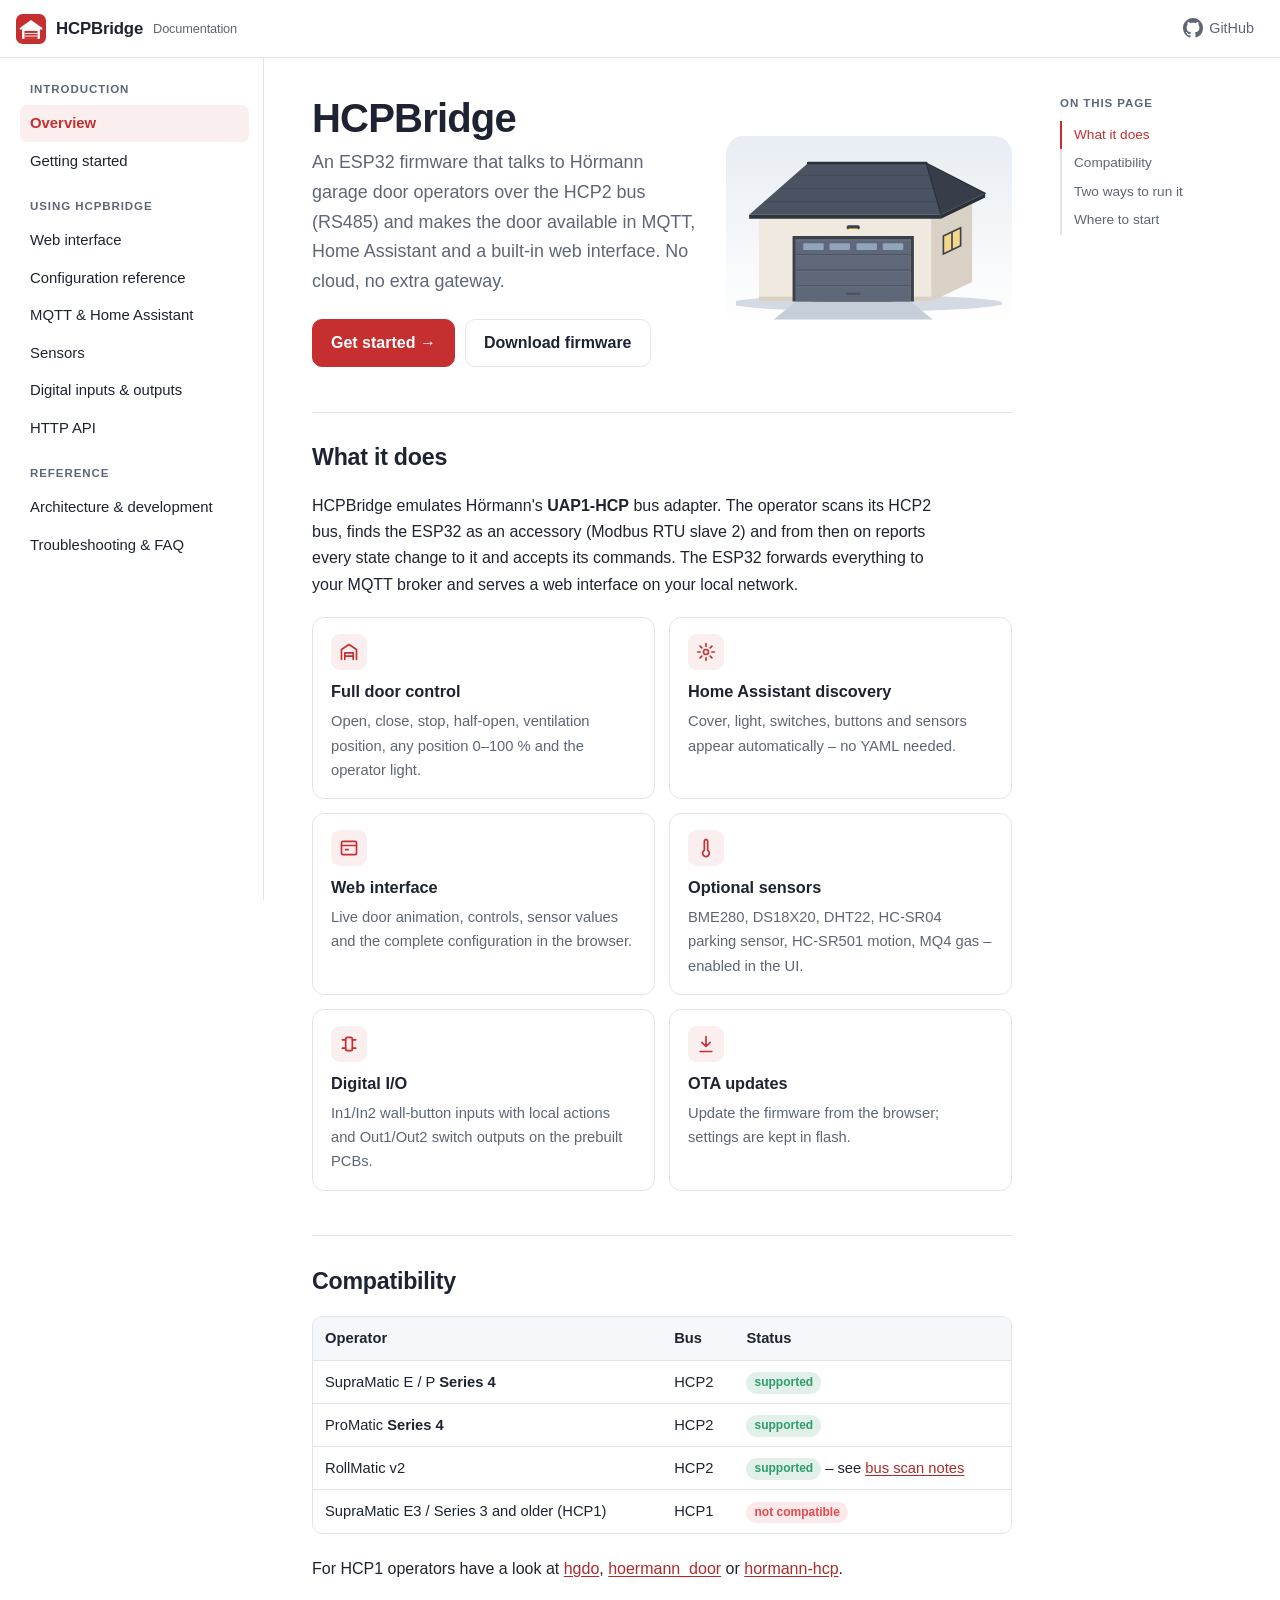
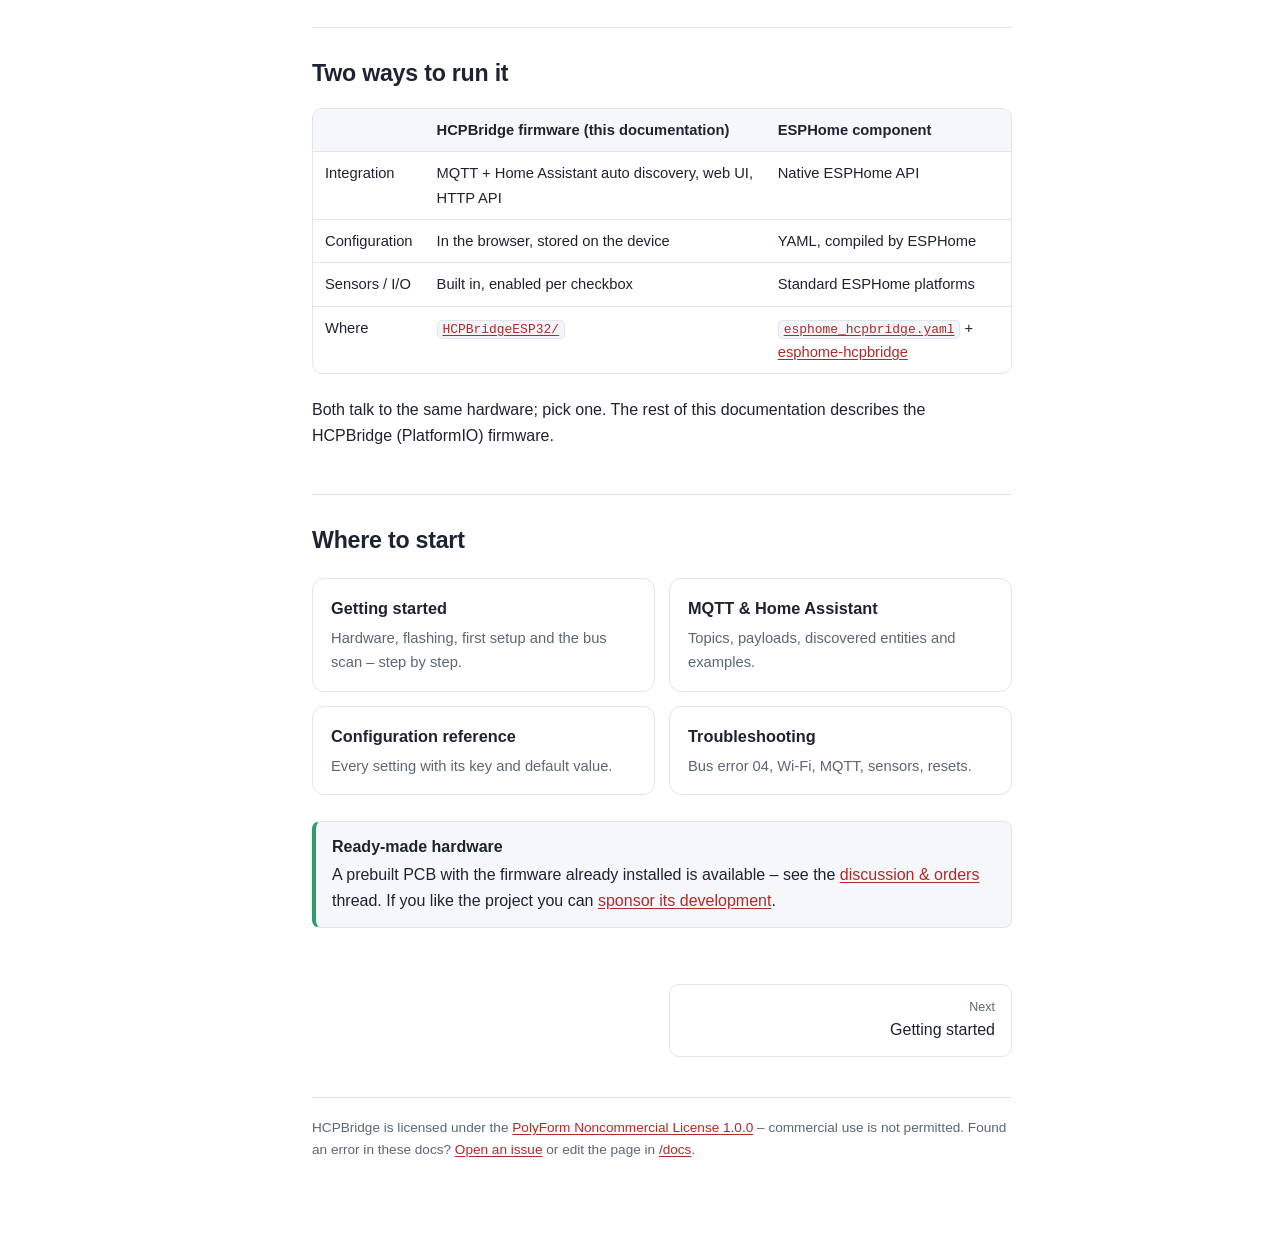
<file: docs/index.html>
<!DOCTYPE html>
<html lang="en">
<head>
  <meta charset="utf-8">
  <meta name="viewport" content="width=device-width, initial-scale=1">
  <title>HCPBridge – Hörmann garage doors in MQTT & Home Assistant</title>
  <meta name="description" content="Documentation for HCPBridge: an ESP32 firmware that emulates the Hörmann UAP1-HCP / HCP2 bus adapter and exposes SupraMatic and ProMatic Series 4 garage doors via MQTT, Home Assistant discovery and a web interface.">
  <meta name="color-scheme" content="light dark">
  <link rel="icon" href="assets/favicon.svg" type="image/svg+xml">
  <link rel="stylesheet" href="assets/style.css">
  <script src="assets/site.js" defer></script>
</head>
<body>
<header class="topbar">
  <button class="menu-btn" type="button" aria-label="Menu" aria-expanded="false"><svg viewBox="0 0 24 24"><path d="M4 7h16M4 12h16M4 17h16"/></svg></button>
  <a class="brand" href="index.html"><img src="assets/favicon.svg" alt="">HCPBridge <small>Documentation</small></a>
  <span class="spacer"></span>
  <a class="gh" href="https://github.com/Gifford47/HCPBridgeMqtt"><svg viewBox="0 0 16 16" aria-hidden="true"><path d="M8 0C3.58 0 0 3.58 0 8c0 3.54 2.29 6.53 5.47 7.59.4.07.55-.17.55-.38 0-.19-.01-.82-.01-1.49-2.01.37-2.53-.49-2.69-.94-.09-.23-.48-.94-.82-1.13-.28-.15-.68-.52-.01-.53.63-.01 1.08.58 1.23.82.72 1.21 1.87.87 2.33.66.07-.52.28-.87.51-1.07-1.78-.2-3.64-.89-3.64-3.95 0-.87.31-1.59.82-2.15-.08-.2-.36-1.02.08-2.12 0 0 .67-.21 2.2.82.64-.18 1.32-.27 2-.27.68 0 1.36.09 2 .27 1.53-1.04 2.2-.82 2.2-.82.44 1.1.16 1.92.08 2.12.51.56.82 1.27.82 2.15 0 3.07-1.87 3.75-3.65 3.95.29.25.54.73.54 1.48 0 1.07-.01 1.93-.01 2.2 0 .21.15.46.55.38A8.013 8.013 0 0016 8c0-4.42-3.58-8-8-8z"/></svg><span>GitHub</span></a>
</header>
<div class="layout">
  <nav id="sidebar" class="sidebar" aria-label="Documentation"><noscript><a href="index.html">Overview</a><a href="getting-started.html">Getting started</a><a href="web-interface.html">Web interface</a><a href="configuration.html">Configuration reference</a><a href="home-assistant.html">MQTT &amp; Home Assistant</a><a href="sensors.html">Sensors</a><a href="inputs-outputs.html">Digital inputs &amp; outputs</a><a href="http-api.html">HTTP API</a><a href="architecture.html">Architecture &amp; development</a><a href="troubleshooting.html">Troubleshooting &amp; FAQ</a></noscript></nav>
  <main>
    <section class="hero">
      <div>
        <h1>HCPBridge</h1>
        <p class="lead">An ESP32 firmware that talks to Hörmann garage door operators over the HCP2 bus (RS485) and makes the door available in MQTT, Home Assistant and a built-in web interface. No cloud, no extra gateway.</p>
        <div class="buttons">
          <a class="button primary" href="getting-started.html">Get started →</a>
          <a class="button" href="https://github.com/Gifford47/HCPBridgeMqtt/releases">Download firmware</a>
        </div>
      </div>
      <div class="hero-art">
        <svg class="garage" viewBox="12 46 324 204" role="img" aria-label="Illustration of a garage with an opening door">
          <defs>
            <clipPath id="gClip"><rect x="85" y="150" width="140" height="76"/></clipPath>
            <radialGradient id="gGlowIn" cx="50%" cy="0%" r="95%"><stop offset="0" stop-color="#ffe6a0" stop-opacity=".7"/><stop offset="1" stop-color="#ffe6a0" stop-opacity="0"/></radialGradient>
            <linearGradient id="gShade" x1="0" y1="0" x2="0" y2="1"><stop offset="0" stop-color="#000" stop-opacity=".2"/><stop offset=".35" stop-color="#000" stop-opacity="0"/></linearGradient>
          </defs>
          <ellipse class="gr" cx="172" cy="228" rx="166" ry="10"/>
          <polygon class="dr" points="85,226 225,226 252,248 58,248"/>
          <polygon class="ws" points="250,118 300,94 300,202 250,226"/>
          <polygon class="win" points="265,146 286,136 286,158 265,168"/>
          <path class="fr" d="M265 146L286 136V158L265 168ZM275.5 141V163" fill="none" stroke-width="2"/>
          <rect class="w" x="40" y="118" width="210" height="108"/>
          <rect class="ws" x="40" y="220" width="210" height="6"/>
          <polygon class="rs" points="262,120 316,94 244,57"/>
          <polygon class="r" points="28,120 262,120 244,57 100,57"/>
          <path class="rl" d="M46.3 104H257.4M64.6 88H252.9M82.9 72H248.3" stroke-opacity=".3"/>
          <path class="rl" d="M244 57L262 120M244 57L316 94" stroke-width="1.5" stroke-linecap="round"/>
          <path class="rl" d="M100 57H244" stroke-width="3" stroke-linecap="round"/>
          <polygon class="fa" points="28,120 262,120 262,125 28,125"/>
          <polygon class="rd" points="262,120 316,94 316,99 262,125"/>
          <g clip-path="url(#gClip)">
            <rect class="in" x="85" y="150" width="140" height="76"/>
            <rect class="iw" x="101" y="157" width="108" height="55"/>
            <polygon class="fl" points="85,226 225,226 209,212 101,212"/>
            <rect class="lamp" x="140" y="151" width="30" height="3" rx="1.5"/>
            <rect x="85" y="150" width="140" height="76" fill="url(#gGlowIn)"/>
            <ellipse cx="155" cy="224" rx="54" ry="4" fill="#000" opacity=".35"/>
            <rect class="ty" x="109" y="210" width="16" height="14" rx="3"/>
            <rect class="ty" x="185" y="210" width="16" height="14" rx="3"/>
            <polygon class="cd" points="119,191 191,191 181,169 129,169"/>
            <polygon class="gl" points="125,189 185,189 177,173 133,173"/>
            <rect class="cd" x="98" y="182" width="9" height="6" rx="2"/>
            <rect class="cd" x="203" y="182" width="9" height="6" rx="2"/>
            <rect class="c" x="103" y="189" width="104" height="27" rx="9"/>
            <rect x="110" y="197" width="18" height="7" rx="3.5" fill="#f4efcf"/>
            <rect x="182" y="197" width="18" height="7" rx="3.5" fill="#f4efcf"/>
            <rect class="cd" x="137" y="198" width="36" height="7" rx="2"/>
            <rect x="144" y="208" width="22" height="5" rx="1" fill="#eef1f4"/>
            <rect x="85" y="150" width="140" height="76" fill="url(#gShade)"/>
            <g class="door">
              <rect class="dd" x="85" y="150" width="140" height="76"/>
              <path class="dl" d="M85 169H225M85 188H225M85 207H225" stroke-width="2"/>
              <path class="dh" d="M85 151H225M85 170H225M85 189H225M85 208H225"/>
              <rect class="gl" x="94" y="155" width="25" height="8" rx="1.5" opacity=".8"/>
              <rect class="gl" x="126" y="155" width="25" height="8" rx="1.5" opacity=".8"/>
              <rect class="gl" x="159" y="155" width="25" height="8" rx="1.5" opacity=".8"/>
              <rect class="gl" x="191" y="155" width="25" height="8" rx="1.5" opacity=".8"/>
              <rect class="dlf" x="146" y="215" width="18" height="3" rx="1.5"/>
            </g>
          </g>
          <path class="fr" d="M83 226V148H227V226" fill="none" stroke-width="4"/>
          <rect class="frf" x="147" y="133" width="16" height="5" rx="2"/>
          <rect class="lamp" x="149" y="137" width="12" height="3" rx="1.5"/>
        </svg>
      </div>
    </section>

    <h2>What it does</h2>
    <p>HCPBridge emulates Hörmann's <strong>UAP1-HCP</strong> bus adapter. The operator scans its HCP2 bus, finds the ESP32 as an accessory (Modbus RTU slave&nbsp;2) and from then on reports every state change to it and accepts its commands. The ESP32 forwards everything to your MQTT broker and serves a web interface on your local network.</p>

    <div class="cards">
      <div class="card"><span class="ic"><svg viewBox="0 0 24 24"><path d="M3 21V9l9-6 9 6v12"/><path d="M7 21v-8h10v8M7 17h10"/></svg></span><h3>Full door control</h3><p>Open, close, stop, half-open, ventilation position, any position 0–100&nbsp;% and the operator light.</p></div>
      <div class="card"><span class="ic"><svg viewBox="0 0 24 24"><circle cx="12" cy="12" r="3"/><path d="M12 2v3M12 19v3M2 12h3M19 12h3M4.9 4.9 7 7M17 17l2.1 2.1M4.9 19.1 7 17M17 7l2.1-2.1"/></svg></span><h3>Home Assistant discovery</h3><p>Cover, light, switches, buttons and sensors appear automatically – no YAML needed.</p></div>
      <div class="card"><span class="ic"><svg viewBox="0 0 24 24"><rect x="3" y="4" width="18" height="16" rx="2"/><path d="M3 9h18M8 14h3"/></svg></span><h3>Web interface</h3><p>Live door animation, controls, sensor values and the complete configuration in the browser.</p></div>
      <div class="card"><span class="ic"><svg viewBox="0 0 24 24"><path d="M14 14.8V4a2 2 0 1 0-4 0v10.8a4 4 0 1 0 4 0z"/></svg></span><h3>Optional sensors</h3><p>BME280, DS18X20, DHT22, HC-SR04 parking sensor, HC-SR501 motion, MQ4 gas – enabled in the UI.</p></div>
      <div class="card"><span class="ic"><svg viewBox="0 0 24 24"><path d="M4 7h4M4 17h4M16 7h4M16 17h4"/><rect x="8" y="4" width="8" height="16" rx="2"/></svg></span><h3>Digital I/O</h3><p>In1/In2 wall-button inputs with local actions and Out1/Out2 switch outputs on the prebuilt PCBs.</p></div>
      <div class="card"><span class="ic"><svg viewBox="0 0 24 24"><path d="M12 3v12M7 10l5 5 5-5M5 21h14"/></svg></span><h3>OTA updates</h3><p>Update the firmware from the browser; settings are kept in flash.</p></div>
    </div>

    <h2>Compatibility</h2>
    <table>
      <thead><tr><th>Operator</th><th>Bus</th><th>Status</th></tr></thead>
      <tbody>
        <tr><td>SupraMatic E / P <strong>Series 4</strong></td><td>HCP2</td><td><span class="badge ok">supported</span></td></tr>
        <tr><td>ProMatic <strong>Series 4</strong></td><td>HCP2</td><td><span class="badge ok">supported</span></td></tr>
        <tr><td>RollMatic v2</td><td>HCP2</td><td><span class="badge ok">supported</span> – see <a href="getting-started.html#rollmatic-v2">bus scan notes</a></td></tr>
        <tr><td>SupraMatic E3 / Series 3 and older (HCP1)</td><td>HCP1</td><td><span class="badge no">not compatible</span></td></tr>
      </tbody>
    </table>
    <p>For HCP1 operators have a look at <a href="https://github.com/steff393/hgdo">hgdo</a>, <a href="https://github.com/stephan192/hoermann_door">hoermann_door</a> or <a href="https://github.com/raintonr/hormann-hcp">hormann-hcp</a>.</p>

    <h2>Two ways to run it</h2>
    <table>
      <thead><tr><th></th><th>HCPBridge firmware (this documentation)</th><th>ESPHome component</th></tr></thead>
      <tbody>
        <tr><td>Integration</td><td>MQTT + Home Assistant auto discovery, web UI, HTTP API</td><td>Native ESPHome API</td></tr>
        <tr><td>Configuration</td><td>In the browser, stored on the device</td><td>YAML, compiled by ESPHome</td></tr>
        <tr><td>Sensors / I/O</td><td>Built in, enabled per checkbox</td><td>Standard ESPHome platforms</td></tr>
        <tr><td>Where</td><td><a href="https://github.com/Gifford47/HCPBridgeMqtt/tree/master/HCPBridgeESP32"><code>HCPBridgeESP32/</code></a></td><td><a href="https://github.com/Gifford47/HCPBridgeMqtt/blob/master/HCPBridgeESP32/esphome_hcpbridge.yaml"><code>esphome_hcpbridge.yaml</code></a> + <a href="https://github.com/Gifford47/esphome-hcpbridge">esphome-hcpbridge</a></td></tr>
      </tbody>
    </table>
    <p>Both talk to the same hardware; pick one. The rest of this documentation describes the HCPBridge (PlatformIO) firmware.</p>

    <h2>Where to start</h2>
    <div class="cards">
      <a class="card" href="getting-started.html"><h3>Getting started</h3><p>Hardware, flashing, first setup and the bus scan – step by step.</p></a>
      <a class="card" href="home-assistant.html"><h3>MQTT &amp; Home Assistant</h3><p>Topics, payloads, discovered entities and examples.</p></a>
      <a class="card" href="configuration.html"><h3>Configuration reference</h3><p>Every setting with its key and default value.</p></a>
      <a class="card" href="troubleshooting.html"><h3>Troubleshooting</h3><p>Bus error 04, Wi-Fi, MQTT, sensors, resets.</p></a>
    </div>

    <div class="callout tip"><span class="t">Ready-made hardware</span>A prebuilt PCB with the firmware already installed is available – see the <a href="https://github.com/Gifford47/HCPBridgeMqtt/discussions/83">discussion &amp; orders</a> thread. If you like the project you can <a href="https://github.com/sponsors/gifford47">sponsor its development</a>.</div>
  </main>
  <aside id="toc" class="toc" aria-label="On this page"></aside>
</div>
</body>
</html>
</file>
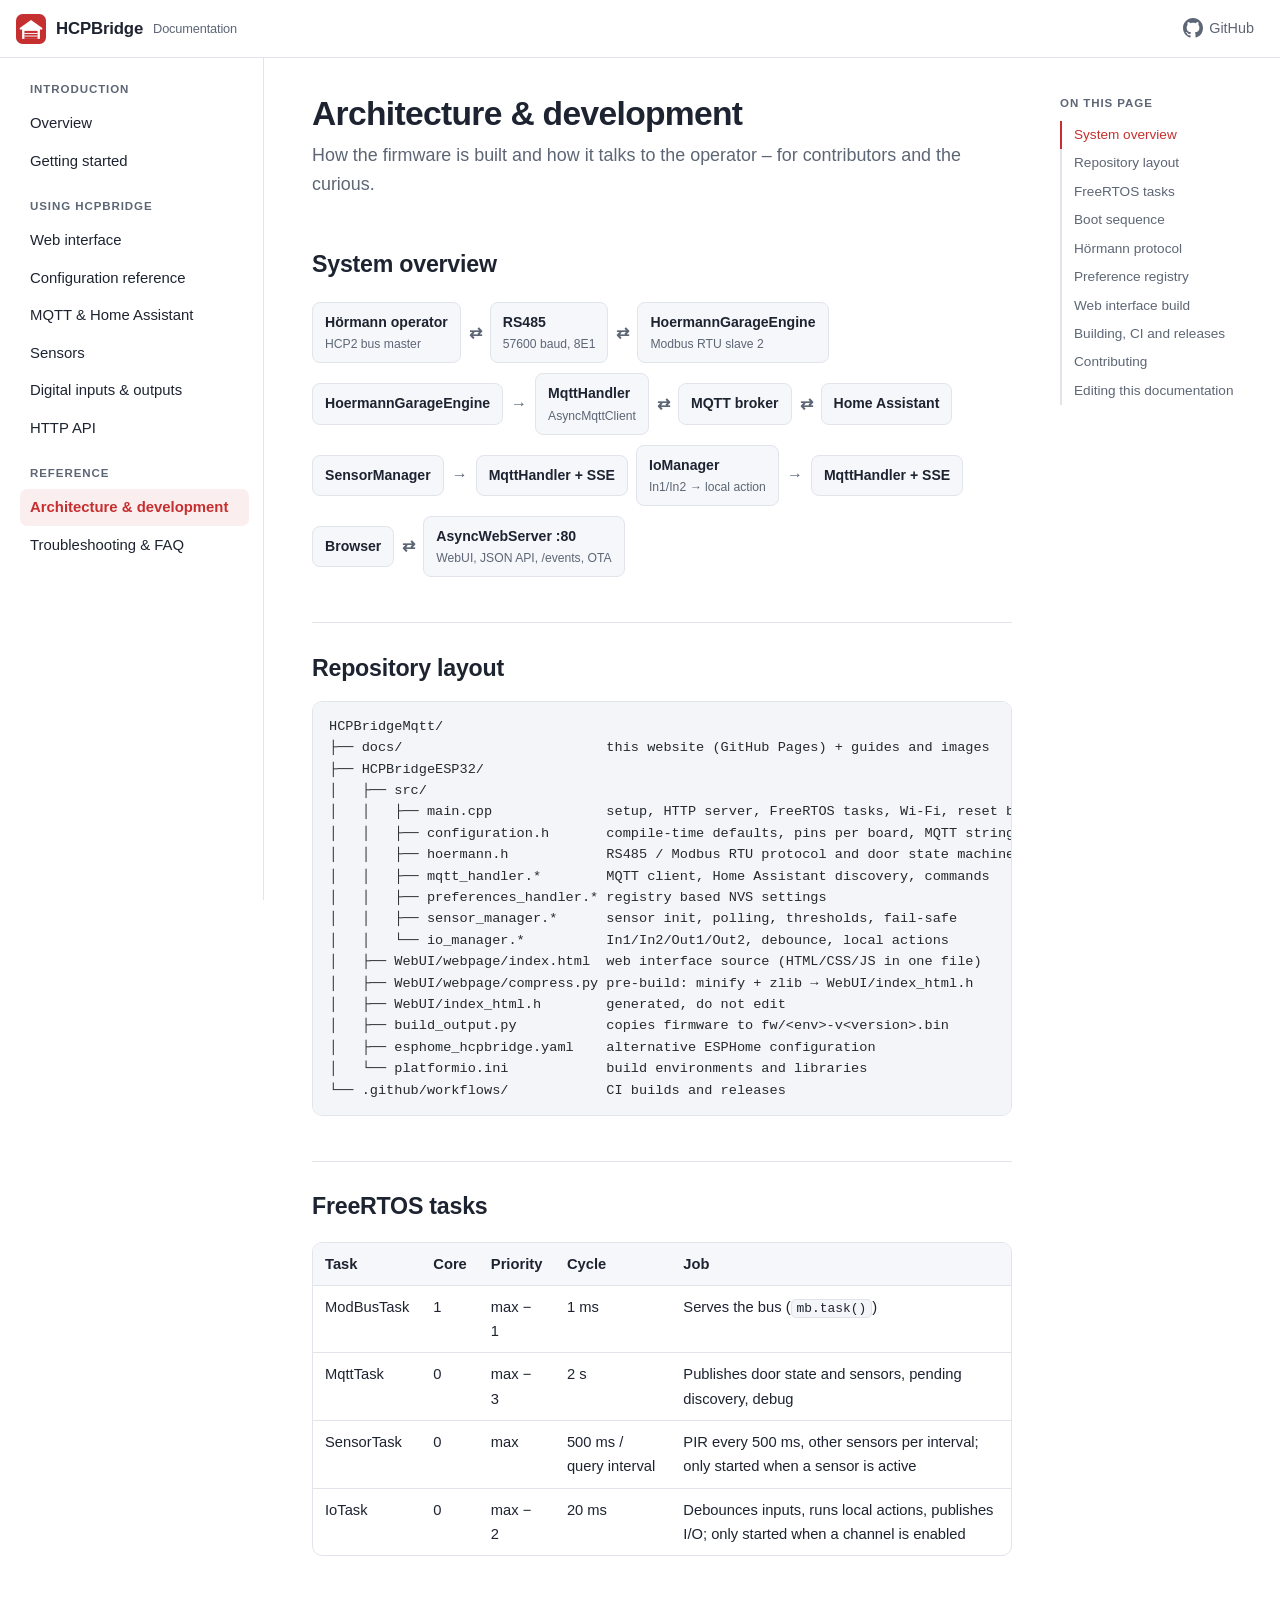
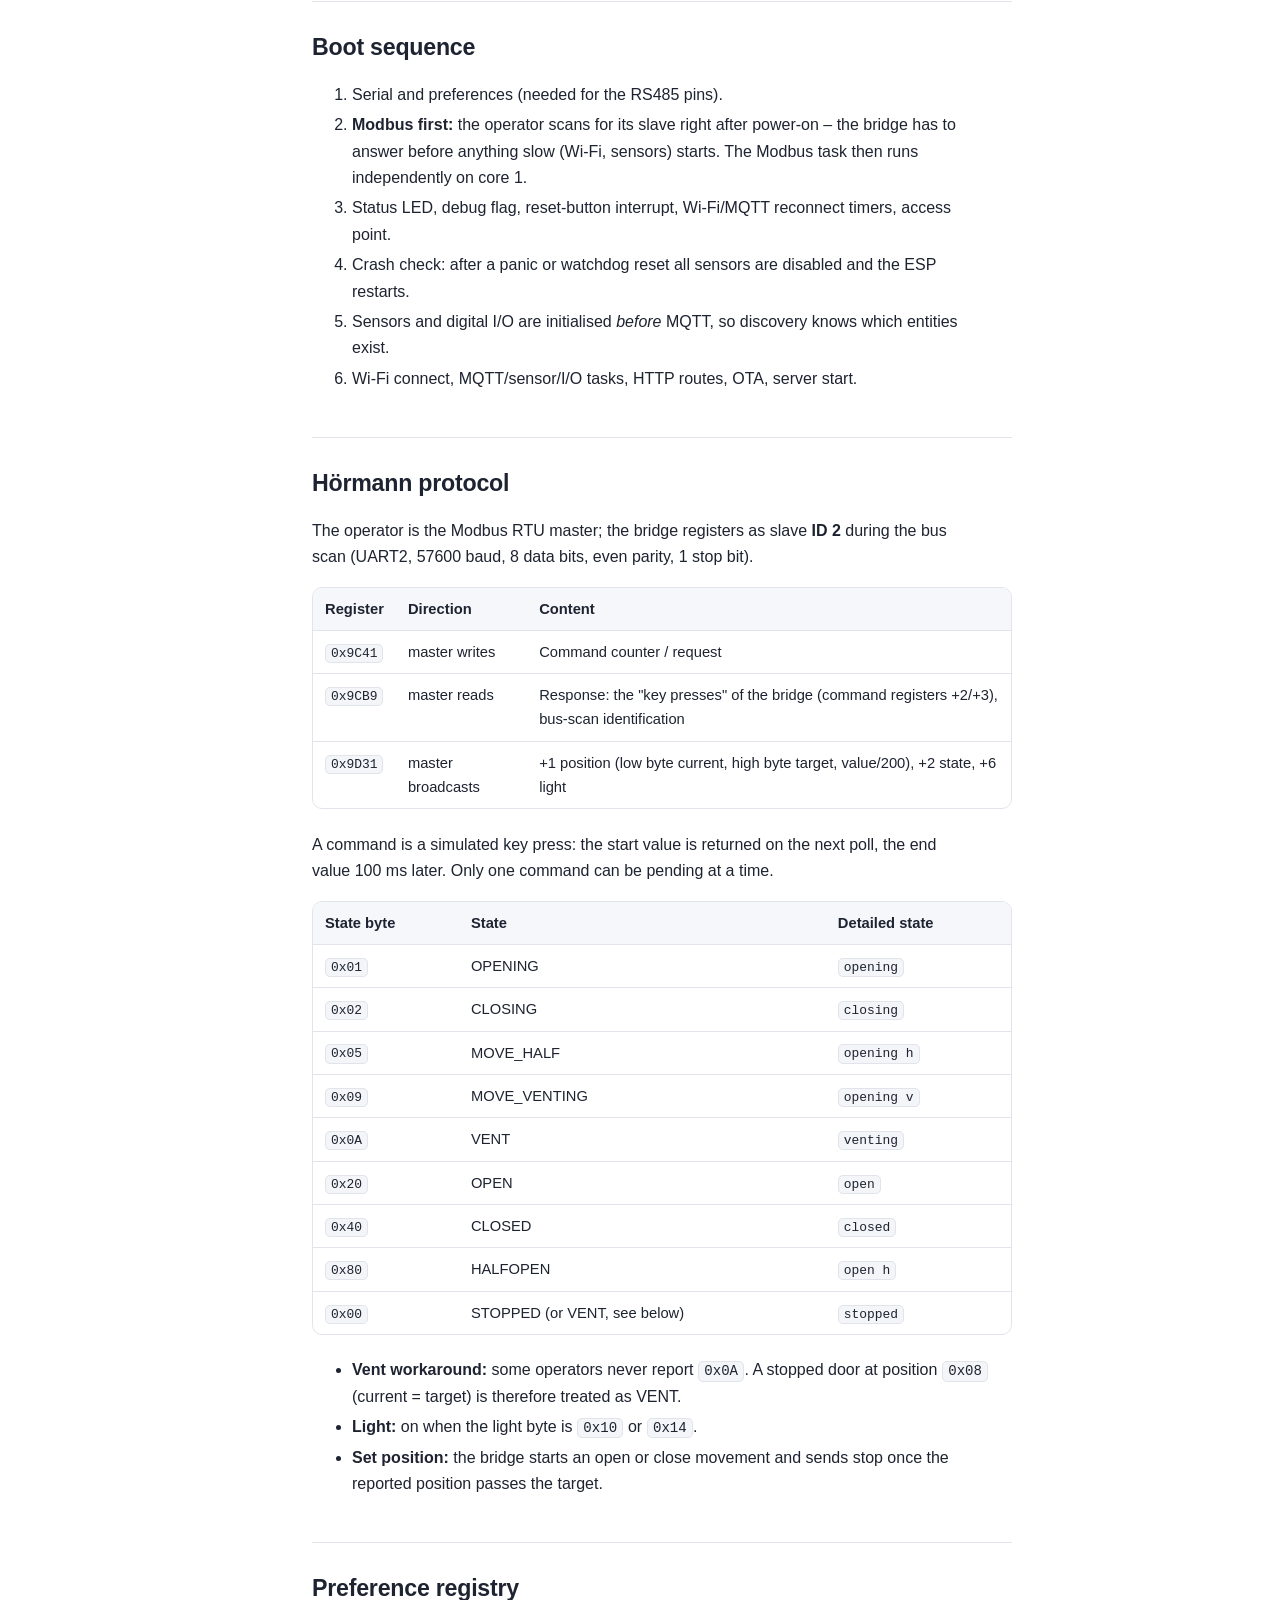
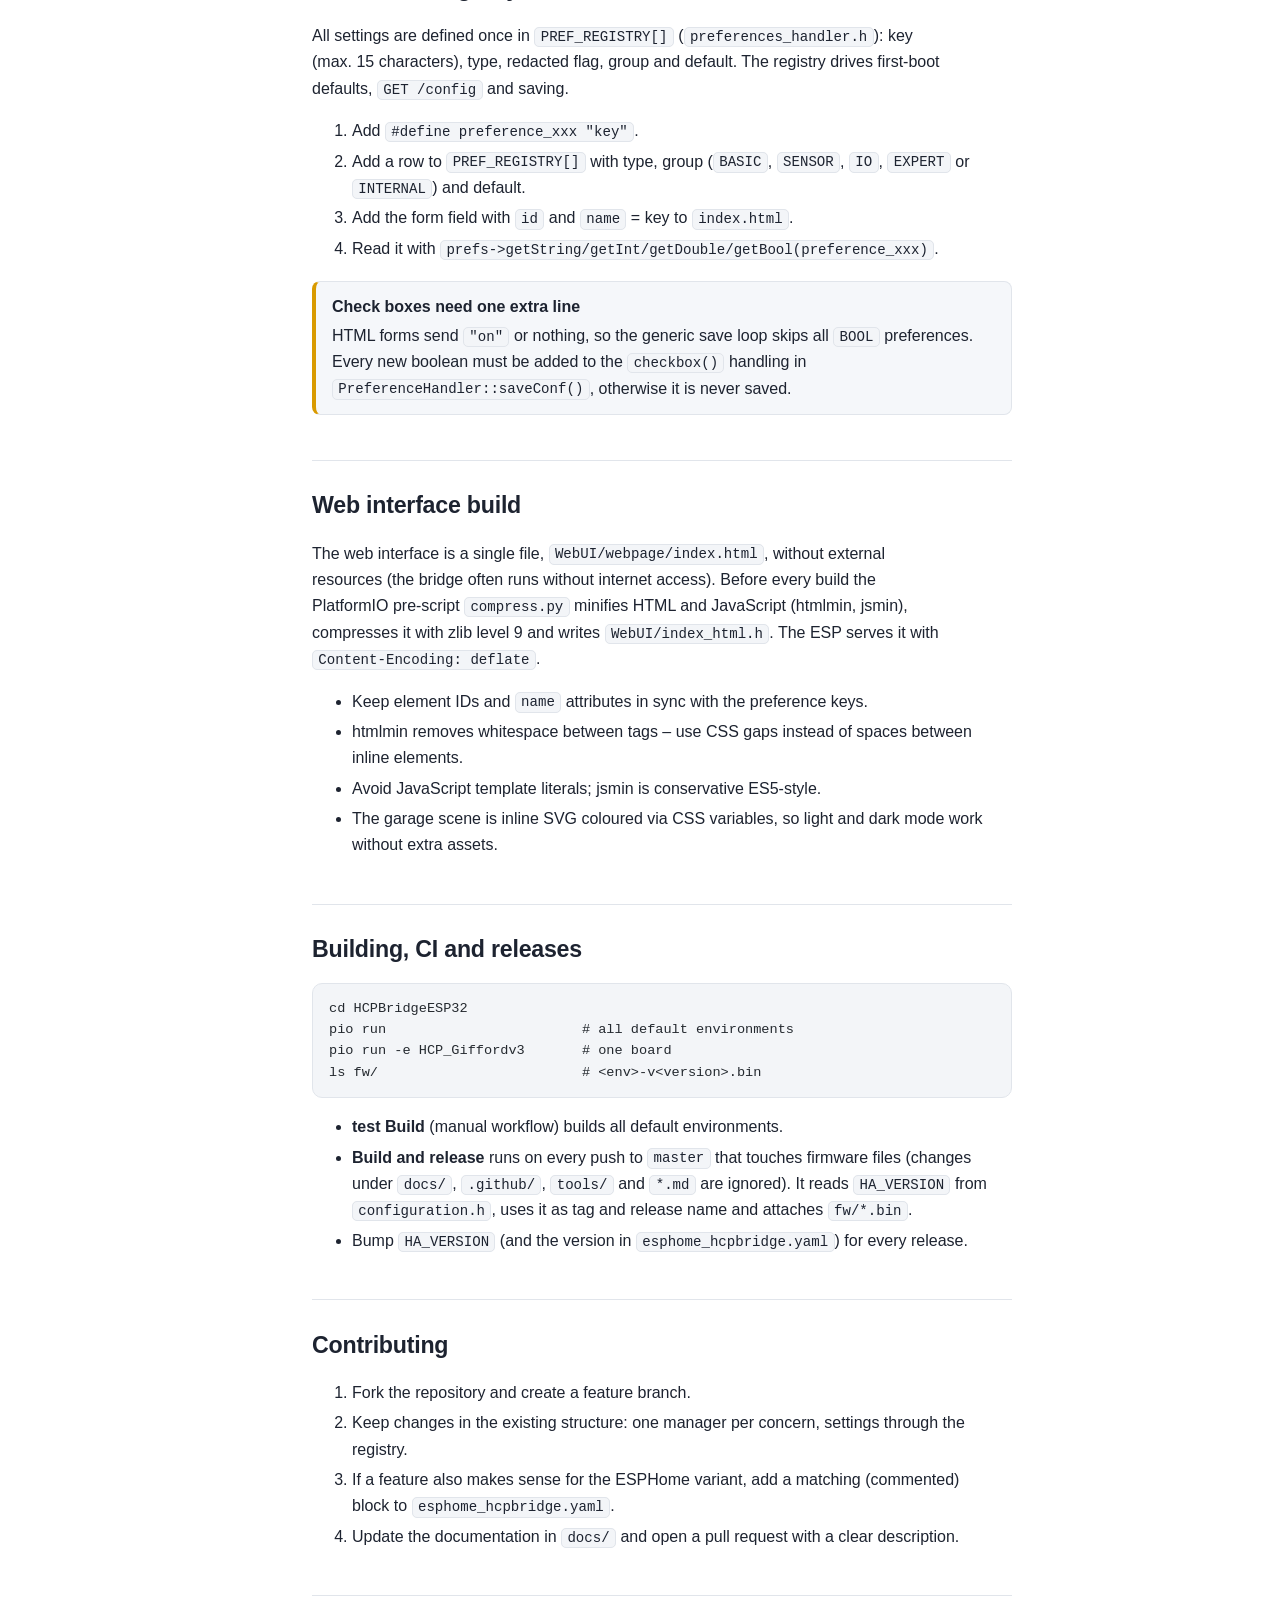
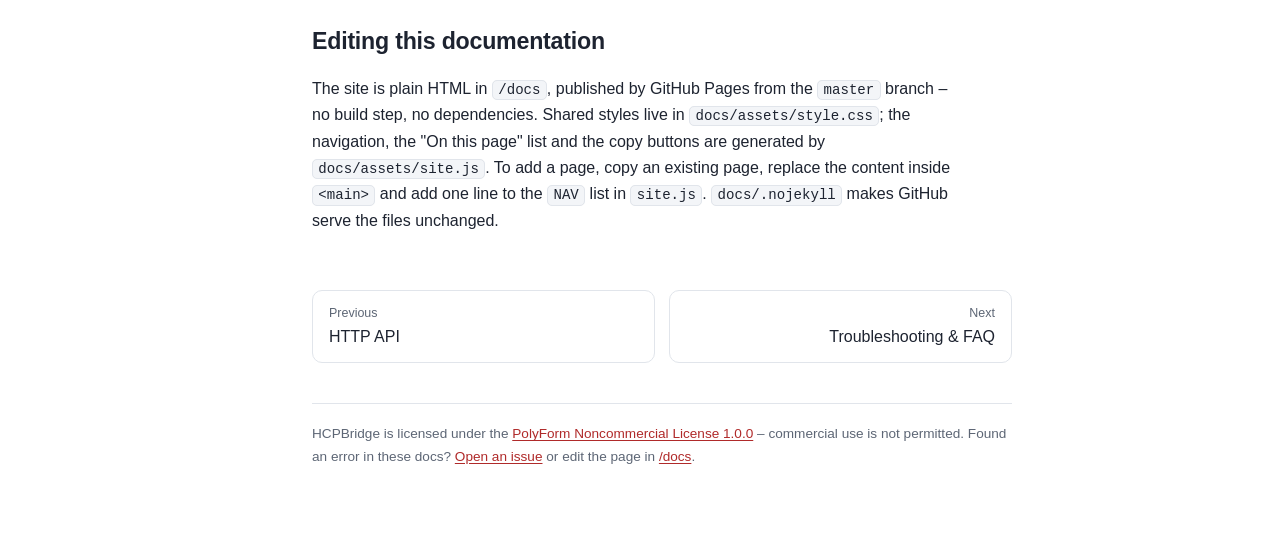
<file: docs/architecture.html>
<!DOCTYPE html>
<html lang="en">
<head>
  <meta charset="utf-8">
  <meta name="viewport" content="width=device-width, initial-scale=1">
  <title>Architecture & development · HCPBridge</title>
  <meta name="description" content="Technical documentation of HCPBridge: firmware structure, FreeRTOS tasks, Hörmann HCP2 / Modbus RTU protocol, preference registry, web interface build, CI releases and contributing.">
  <meta name="color-scheme" content="light dark">
  <link rel="icon" href="assets/favicon.svg" type="image/svg+xml">
  <link rel="stylesheet" href="assets/style.css">
  <script src="assets/site.js" defer></script>
</head>
<body>
<header class="topbar">
  <button class="menu-btn" type="button" aria-label="Menu" aria-expanded="false"><svg viewBox="0 0 24 24"><path d="M4 7h16M4 12h16M4 17h16"/></svg></button>
  <a class="brand" href="index.html"><img src="assets/favicon.svg" alt="">HCPBridge <small>Documentation</small></a>
  <span class="spacer"></span>
  <a class="gh" href="https://github.com/Gifford47/HCPBridgeMqtt"><svg viewBox="0 0 16 16" aria-hidden="true"><path d="M8 0C3.58 0 0 3.58 0 8c0 3.54 2.29 6.53 5.47 7.59.4.07.55-.17.55-.38 0-.19-.01-.82-.01-1.49-2.01.37-2.53-.49-2.69-.94-.09-.23-.48-.94-.82-1.13-.28-.15-.68-.52-.01-.53.63-.01 1.08.58 1.23.82.72 1.21 1.87.87 2.33.66.07-.52.28-.87.51-1.07-1.78-.2-3.64-.89-3.64-3.95 0-.87.31-1.59.82-2.15-.08-.2-.36-1.02.08-2.12 0 0 .67-.21 2.2.82.64-.18 1.32-.27 2-.27.68 0 1.36.09 2 .27 1.53-1.04 2.2-.82 2.2-.82.44 1.1.16 1.92.08 2.12.51.56.82 1.27.82 2.15 0 3.07-1.87 3.75-3.65 3.95.29.25.54.73.54 1.48 0 1.07-.01 1.93-.01 2.2 0 .21.15.46.55.38A8.013 8.013 0 0016 8c0-4.42-3.58-8-8-8z"/></svg><span>GitHub</span></a>
</header>
<div class="layout">
  <nav id="sidebar" class="sidebar" aria-label="Documentation"><noscript><a href="index.html">Overview</a><a href="getting-started.html">Getting started</a><a href="web-interface.html">Web interface</a><a href="configuration.html">Configuration reference</a><a href="home-assistant.html">MQTT &amp; Home Assistant</a><a href="sensors.html">Sensors</a><a href="inputs-outputs.html">Digital inputs &amp; outputs</a><a href="http-api.html">HTTP API</a><a href="architecture.html">Architecture &amp; development</a><a href="troubleshooting.html">Troubleshooting &amp; FAQ</a></noscript></nav>
  <main>
    <h1>Architecture &amp; development</h1>
    <p class="lead">How the firmware is built and how it talks to the operator – for contributors and the curious.</p>

    <h2>System overview</h2>
    <div class="flow">
      <div class="lane"><span class="box">Hörmann operator<small>HCP2 bus master</small></span><span class="arrow">⇄</span><span class="box">RS485<small>57600 baud, 8E1</small></span><span class="arrow">⇄</span><span class="box">HoermannGarageEngine<small>Modbus RTU slave 2</small></span></div>
      <div class="lane"><span class="box">HoermannGarageEngine</span><span class="arrow">→</span><span class="box">MqttHandler<small>AsyncMqttClient</small></span><span class="arrow">⇄</span><span class="box">MQTT broker</span><span class="arrow">⇄</span><span class="box">Home Assistant</span></div>
      <div class="lane"><span class="box">SensorManager</span><span class="arrow">→</span><span class="box">MqttHandler + SSE</span><span class="box">IoManager<small>In1/In2 → local action</small></span><span class="arrow">→</span><span class="box">MqttHandler + SSE</span></div>
      <div class="lane"><span class="box">Browser</span><span class="arrow">⇄</span><span class="box">AsyncWebServer :80<small>WebUI, JSON API, /events, OTA</small></span></div>
    </div>

    <h2>Repository layout</h2>
<pre><code>HCPBridgeMqtt/
├── docs/                         this website (GitHub Pages) + guides and images
├── HCPBridgeESP32/
│   ├── src/
│   │   ├── main.cpp              setup, HTTP server, FreeRTOS tasks, Wi-Fi, reset button
│   │   ├── configuration.h       compile-time defaults, pins per board, MQTT strings
│   │   ├── hoermann.h            RS485 / Modbus RTU protocol and door state machine
│   │   ├── mqtt_handler.*        MQTT client, Home Assistant discovery, commands
│   │   ├── preferences_handler.* registry based NVS settings
│   │   ├── sensor_manager.*      sensor init, polling, thresholds, fail-safe
│   │   └── io_manager.*          In1/In2/Out1/Out2, debounce, local actions
│   ├── WebUI/webpage/index.html  web interface source (HTML/CSS/JS in one file)
│   ├── WebUI/webpage/compress.py pre-build: minify + zlib → WebUI/index_html.h
│   ├── WebUI/index_html.h        generated, do not edit
│   ├── build_output.py           copies firmware to fw/&lt;env&gt;-v&lt;version&gt;.bin
│   ├── esphome_hcpbridge.yaml    alternative ESPHome configuration
│   └── platformio.ini            build environments and libraries
└── .github/workflows/            CI builds and releases</code></pre>

    <h2>FreeRTOS tasks</h2>
    <table>
      <thead><tr><th>Task</th><th>Core</th><th>Priority</th><th>Cycle</th><th>Job</th></tr></thead>
      <tbody>
        <tr><td>ModBusTask</td><td>1</td><td>max − 1</td><td>1 ms</td><td>Serves the bus (<code>mb.task()</code>)</td></tr>
        <tr><td>MqttTask</td><td>0</td><td>max − 3</td><td>2 s</td><td>Publishes door state and sensors, pending discovery, debug</td></tr>
        <tr><td>SensorTask</td><td>0</td><td>max</td><td>500 ms / query interval</td><td>PIR every 500 ms, other sensors per interval; only started when a sensor is active</td></tr>
        <tr><td>IoTask</td><td>0</td><td>max − 2</td><td>20 ms</td><td>Debounces inputs, runs local actions, publishes I/O; only started when a channel is enabled</td></tr>
      </tbody>
    </table>

    <h2>Boot sequence</h2>
    <ol>
      <li>Serial and preferences (needed for the RS485 pins).</li>
      <li><strong>Modbus first:</strong> the operator scans for its slave right after power-on – the bridge has to answer before anything slow (Wi-Fi, sensors) starts. The Modbus task then runs independently on core 1.</li>
      <li>Status LED, debug flag, reset-button interrupt, Wi-Fi/MQTT reconnect timers, access point.</li>
      <li>Crash check: after a panic or watchdog reset all sensors are disabled and the ESP restarts.</li>
      <li>Sensors and digital I/O are initialised <em>before</em> MQTT, so discovery knows which entities exist.</li>
      <li>Wi-Fi connect, MQTT/sensor/I/O tasks, HTTP routes, OTA, server start.</li>
    </ol>

    <h2>Hörmann protocol</h2>
    <p>The operator is the Modbus RTU master; the bridge registers as slave <strong>ID 2</strong> during the bus scan (UART2, 57600 baud, 8 data bits, even parity, 1 stop bit).</p>
    <table>
      <thead><tr><th>Register</th><th>Direction</th><th>Content</th></tr></thead>
      <tbody>
        <tr><td><code>0x9C41</code></td><td>master writes</td><td>Command counter / request</td></tr>
        <tr><td><code>0x9CB9</code></td><td>master reads</td><td>Response: the "key presses" of the bridge (command registers +2/+3), bus-scan identification</td></tr>
        <tr><td><code>0x9D31</code></td><td>master broadcasts</td><td>+1 position (low byte current, high byte target, value/200), +2 state, +6 light</td></tr>
      </tbody>
    </table>
    <p>A command is a simulated key press: the start value is returned on the next poll, the end value 100 ms later. Only one command can be pending at a time.</p>
    <table>
      <thead><tr><th>State byte</th><th>State</th><th>Detailed state</th></tr></thead>
      <tbody>
        <tr><td><code>0x01</code></td><td>OPENING</td><td><code>opening</code></td></tr>
        <tr><td><code>0x02</code></td><td>CLOSING</td><td><code>closing</code></td></tr>
        <tr><td><code>0x05</code></td><td>MOVE_HALF</td><td><code>opening h</code></td></tr>
        <tr><td><code>0x09</code></td><td>MOVE_VENTING</td><td><code>opening v</code></td></tr>
        <tr><td><code>0x0A</code></td><td>VENT</td><td><code>venting</code></td></tr>
        <tr><td><code>0x20</code></td><td>OPEN</td><td><code>open</code></td></tr>
        <tr><td><code>0x40</code></td><td>CLOSED</td><td><code>closed</code></td></tr>
        <tr><td><code>0x80</code></td><td>HALFOPEN</td><td><code>open h</code></td></tr>
        <tr><td><code>0x00</code></td><td>STOPPED (or VENT, see below)</td><td><code>stopped</code></td></tr>
      </tbody>
    </table>
    <ul>
      <li><strong>Vent workaround:</strong> some operators never report <code>0x0A</code>. A stopped door at position <code>0x08</code> (current = target) is therefore treated as VENT.</li>
      <li><strong>Light:</strong> on when the light byte is <code>0x10</code> or <code>0x14</code>.</li>
      <li><strong>Set position:</strong> the bridge starts an open or close movement and sends stop once the reported position passes the target.</li>
    </ul>

    <h2>Preference registry</h2>
    <p>All settings are defined once in <code>PREF_REGISTRY[]</code> (<code>preferences_handler.h</code>): key (max. 15 characters), type, redacted flag, group and default. The registry drives first-boot defaults, <code>GET /config</code> and saving.</p>
    <ol>
      <li>Add <code>#define preference_xxx "key"</code>.</li>
      <li>Add a row to <code>PREF_REGISTRY[]</code> with type, group (<code>BASIC</code>, <code>SENSOR</code>, <code>IO</code>, <code>EXPERT</code> or <code>INTERNAL</code>) and default.</li>
      <li>Add the form field with <code>id</code> and <code>name</code> = key to <code>index.html</code>.</li>
      <li>Read it with <code>prefs-&gt;getString/getInt/getDouble/getBool(preference_xxx)</code>.</li>
    </ol>
    <div class="callout warn"><span class="t">Check boxes need one extra line</span>HTML forms send <code>"on"</code> or nothing, so the generic save loop skips all <code>BOOL</code> preferences. Every new boolean must be added to the <code>checkbox()</code> handling in <code>PreferenceHandler::saveConf()</code>, otherwise it is never saved.</div>

    <h2>Web interface build</h2>
    <p>The web interface is a single file, <code>WebUI/webpage/index.html</code>, without external resources (the bridge often runs without internet access). Before every build the PlatformIO pre-script <code>compress.py</code> minifies HTML and JavaScript (htmlmin, jsmin), compresses it with zlib level 9 and writes <code>WebUI/index_html.h</code>. The ESP serves it with <code>Content-Encoding: deflate</code>.</p>
    <ul>
      <li>Keep element IDs and <code>name</code> attributes in sync with the preference keys.</li>
      <li>htmlmin removes whitespace between tags – use CSS gaps instead of spaces between inline elements.</li>
      <li>Avoid JavaScript template literals; jsmin is conservative ES5-style.</li>
      <li>The garage scene is inline SVG coloured via CSS variables, so light and dark mode work without extra assets.</li>
    </ul>

    <h2>Building, CI and releases</h2>
<pre><code>cd HCPBridgeESP32
pio run                        # all default environments
pio run -e HCP_Giffordv3       # one board
ls fw/                         # &lt;env&gt;-v&lt;version&gt;.bin</code></pre>
    <ul>
      <li><strong>test Build</strong> (manual workflow) builds all default environments.</li>
      <li><strong>Build and release</strong> runs on every push to <code>master</code> that touches firmware files (changes under <code>docs/</code>, <code>.github/</code>, <code>tools/</code> and <code>*.md</code> are ignored). It reads <code>HA_VERSION</code> from <code>configuration.h</code>, uses it as tag and release name and attaches <code>fw/*.bin</code>.</li>
      <li>Bump <code>HA_VERSION</code> (and the version in <code>esphome_hcpbridge.yaml</code>) for every release.</li>
    </ul>

    <h2>Contributing</h2>
    <ol>
      <li>Fork the repository and create a feature branch.</li>
      <li>Keep changes in the existing structure: one manager per concern, settings through the registry.</li>
      <li>If a feature also makes sense for the ESPHome variant, add a matching (commented) block to <code>esphome_hcpbridge.yaml</code>.</li>
      <li>Update the documentation in <code>docs/</code> and open a pull request with a clear description.</li>
    </ol>

    <h2>Editing this documentation</h2>
    <p>The site is plain HTML in <code>/docs</code>, published by GitHub Pages from the <code>master</code> branch – no build step, no dependencies. Shared styles live in <code>docs/assets/style.css</code>; the navigation, the "On this page" list and the copy buttons are generated by <code>docs/assets/site.js</code>. To add a page, copy an existing page, replace the content inside <code>&lt;main&gt;</code> and add one line to the <code>NAV</code> list in <code>site.js</code>. <code>docs/.nojekyll</code> makes GitHub serve the files unchanged.</p>
  </main>
  <aside id="toc" class="toc" aria-label="On this page"></aside>
</div>
</body>
</html>
</file>
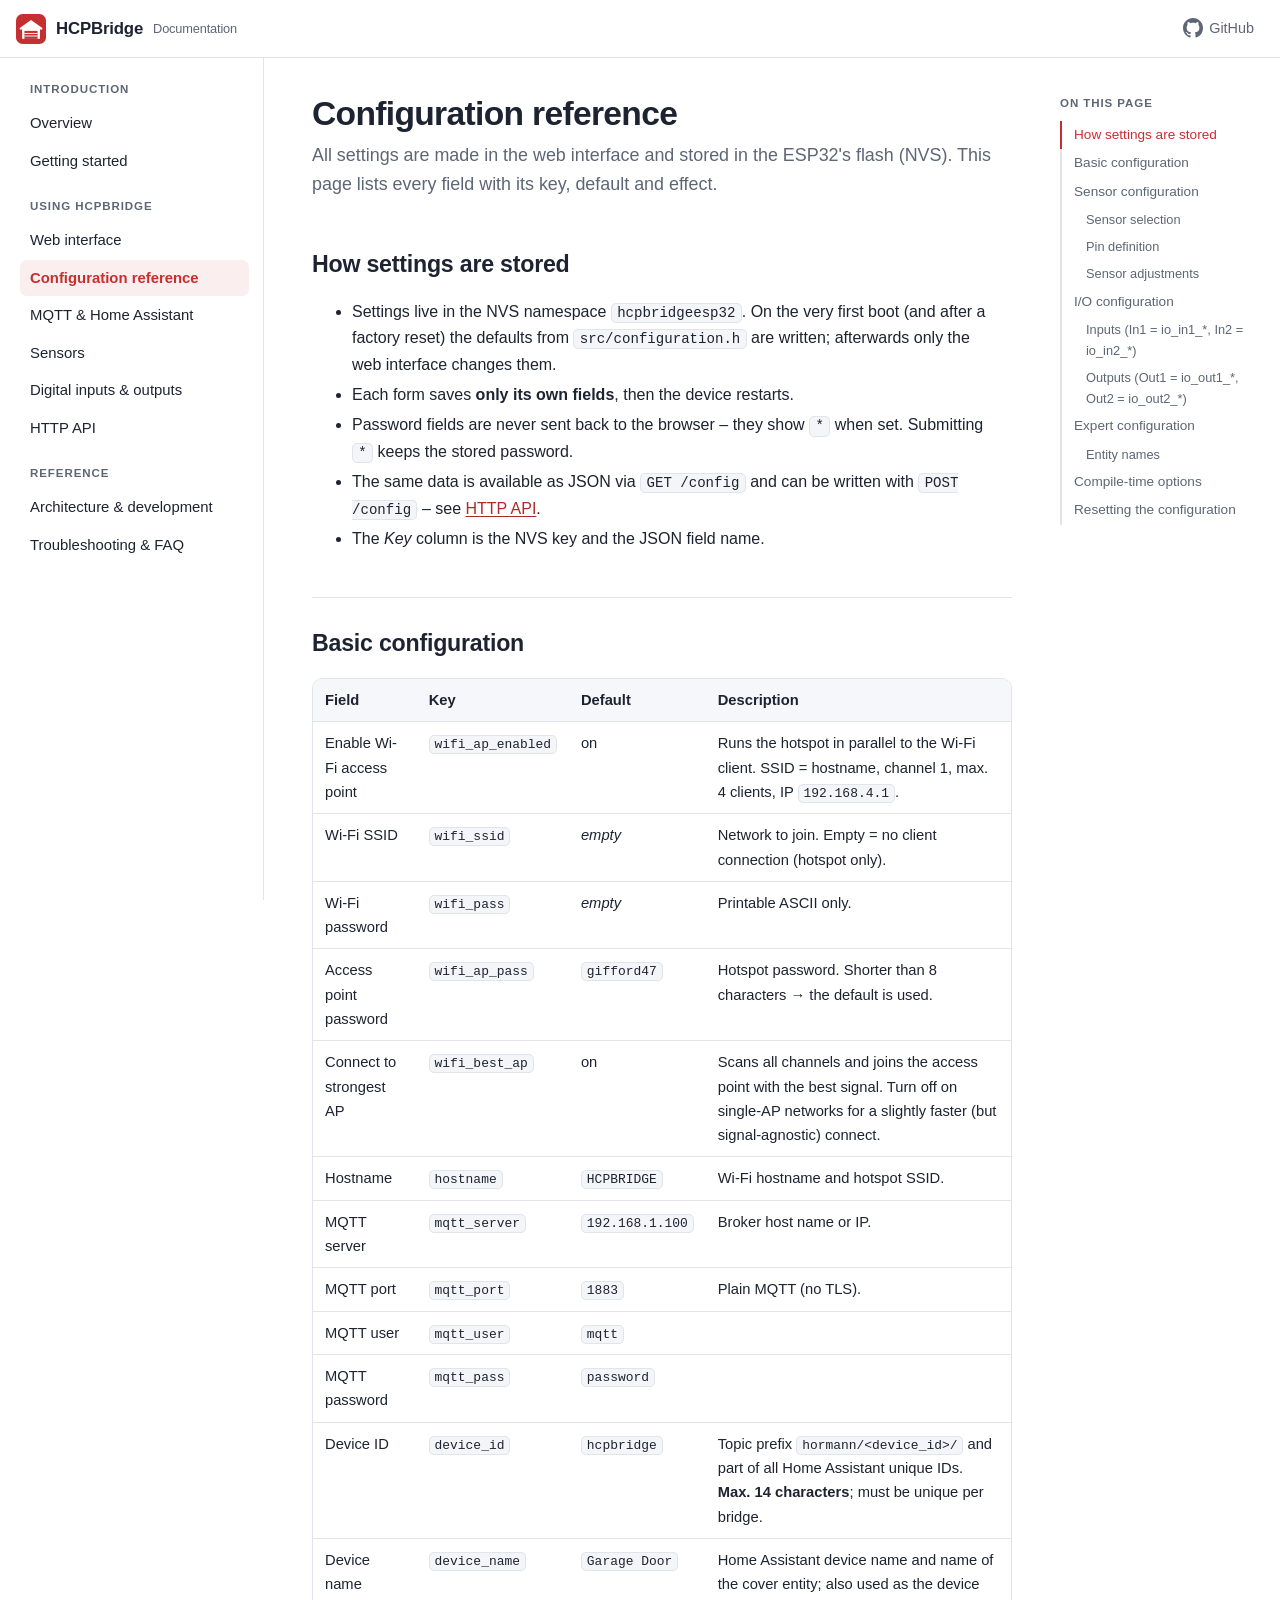
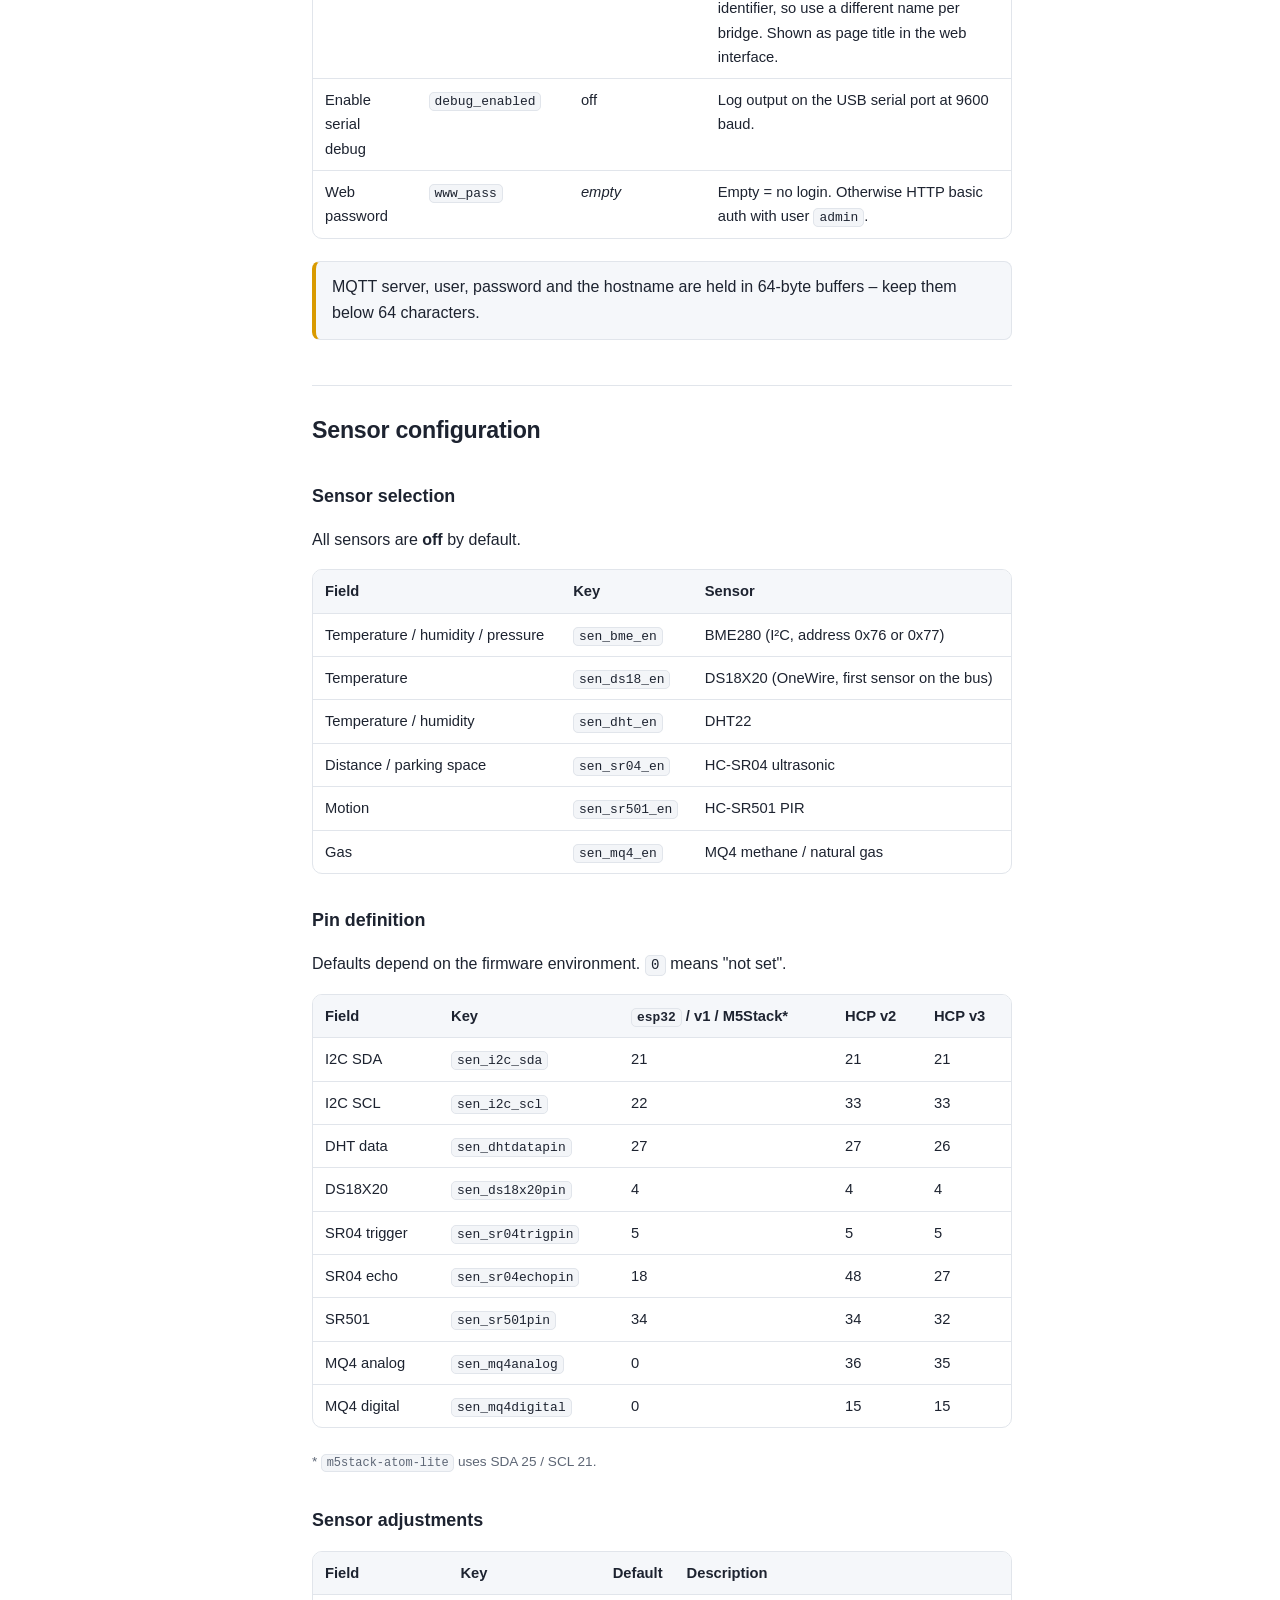
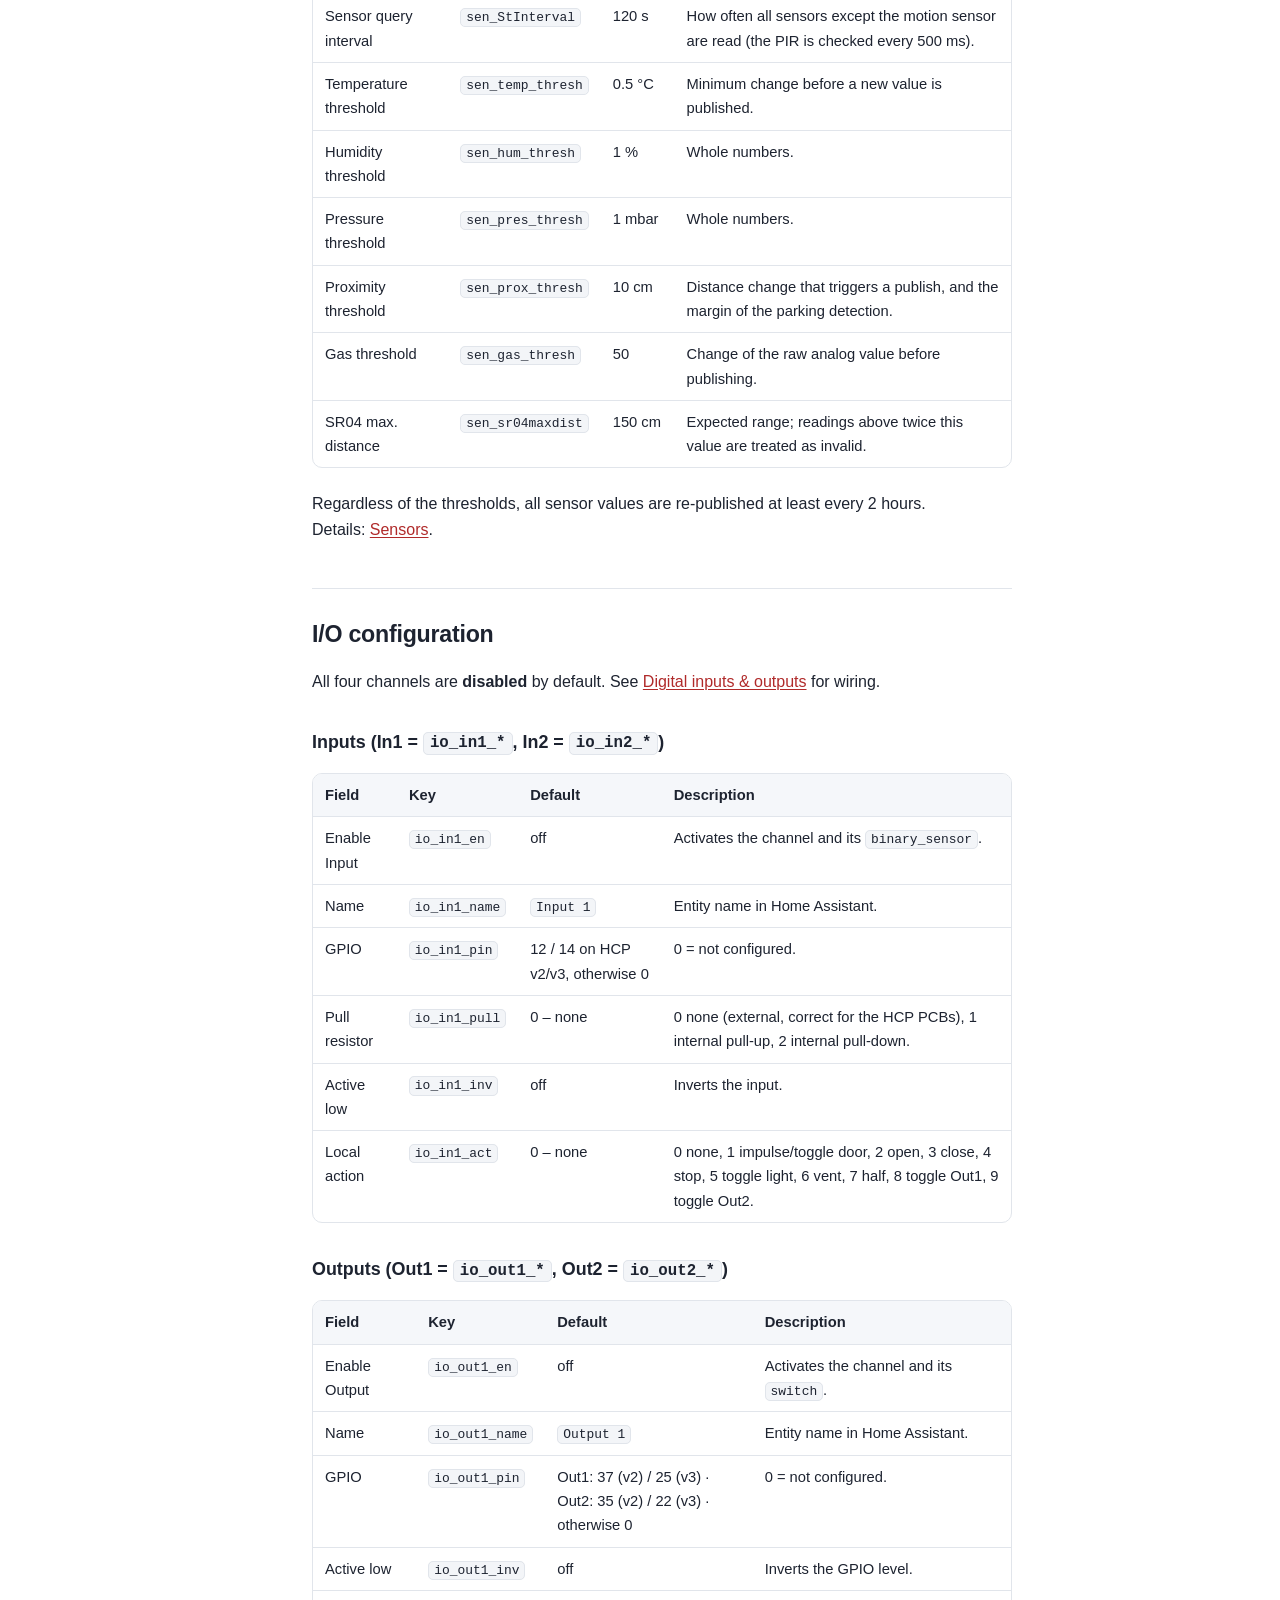
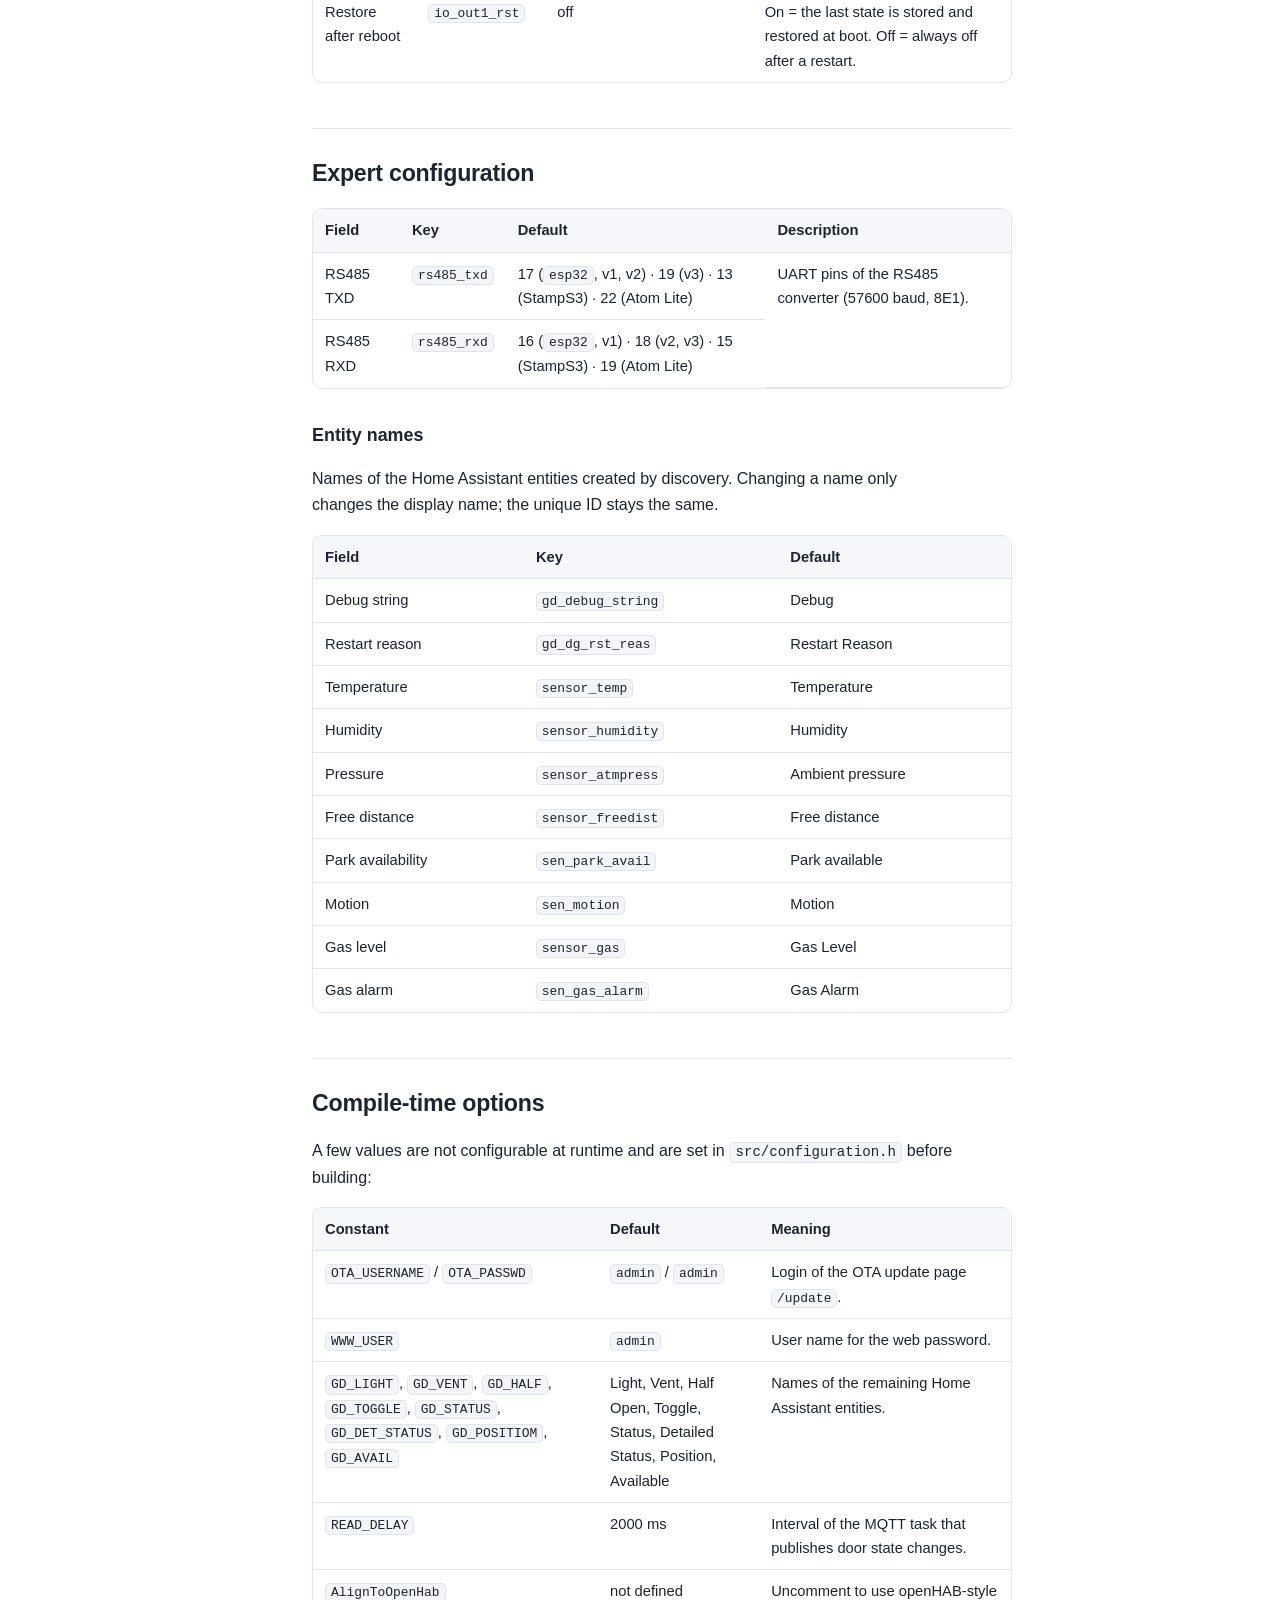
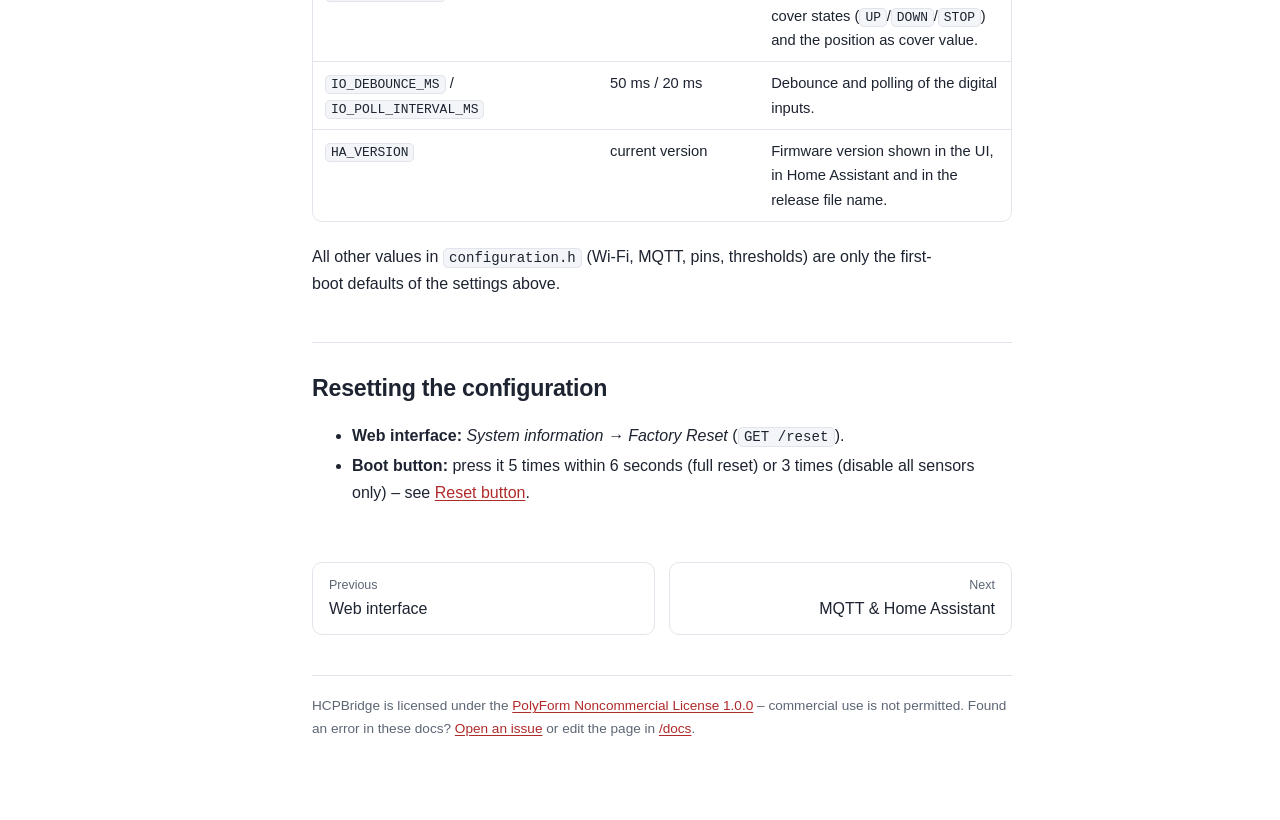
<file: docs/configuration.html>
<!DOCTYPE html>
<html lang="en">
<head>
  <meta charset="utf-8">
  <meta name="viewport" content="width=device-width, initial-scale=1">
  <title>Configuration reference · HCPBridge</title>
  <meta name="description" content="Every HCPBridge setting with its preference key, default value and meaning: Wi-Fi, MQTT, device, sensors, digital I/O, RS485 pins, entity names and compile-time options.">
  <meta name="color-scheme" content="light dark">
  <link rel="icon" href="assets/favicon.svg" type="image/svg+xml">
  <link rel="stylesheet" href="assets/style.css">
  <script src="assets/site.js" defer></script>
</head>
<body>
<header class="topbar">
  <button class="menu-btn" type="button" aria-label="Menu" aria-expanded="false"><svg viewBox="0 0 24 24"><path d="M4 7h16M4 12h16M4 17h16"/></svg></button>
  <a class="brand" href="index.html"><img src="assets/favicon.svg" alt="">HCPBridge <small>Documentation</small></a>
  <span class="spacer"></span>
  <a class="gh" href="https://github.com/Gifford47/HCPBridgeMqtt"><svg viewBox="0 0 16 16" aria-hidden="true"><path d="M8 0C3.58 0 0 3.58 0 8c0 3.54 2.29 6.53 5.47 7.59.4.07.55-.17.55-.38 0-.19-.01-.82-.01-1.49-2.01.37-2.53-.49-2.69-.94-.09-.23-.48-.94-.82-1.13-.28-.15-.68-.52-.01-.53.63-.01 1.08.58 1.23.82.72 1.21 1.87.87 2.33.66.07-.52.28-.87.51-1.07-1.78-.2-3.64-.89-3.64-3.95 0-.87.31-1.59.82-2.15-.08-.2-.36-1.02.08-2.12 0 0 .67-.21 2.2.82.64-.18 1.32-.27 2-.27.68 0 1.36.09 2 .27 1.53-1.04 2.2-.82 2.2-.82.44 1.1.16 1.92.08 2.12.51.56.82 1.27.82 2.15 0 3.07-1.87 3.75-3.65 3.95.29.25.54.73.54 1.48 0 1.07-.01 1.93-.01 2.2 0 .21.15.46.55.38A8.013 8.013 0 0016 8c0-4.42-3.58-8-8-8z"/></svg><span>GitHub</span></a>
</header>
<div class="layout">
  <nav id="sidebar" class="sidebar" aria-label="Documentation"><noscript><a href="index.html">Overview</a><a href="getting-started.html">Getting started</a><a href="web-interface.html">Web interface</a><a href="configuration.html">Configuration reference</a><a href="home-assistant.html">MQTT &amp; Home Assistant</a><a href="sensors.html">Sensors</a><a href="inputs-outputs.html">Digital inputs &amp; outputs</a><a href="http-api.html">HTTP API</a><a href="architecture.html">Architecture &amp; development</a><a href="troubleshooting.html">Troubleshooting &amp; FAQ</a></noscript></nav>
  <main>
    <h1>Configuration reference</h1>
    <p class="lead">All settings are made in the web interface and stored in the ESP32's flash (NVS). This page lists every field with its key, default and effect.</p>

    <h2>How settings are stored</h2>
    <ul>
      <li>Settings live in the NVS namespace <code>hcpbridgeesp32</code>. On the very first boot (and after a factory reset) the defaults from <code>src/configuration.h</code> are written; afterwards only the web interface changes them.</li>
      <li>Each form saves <strong>only its own fields</strong>, then the device restarts.</li>
      <li>Password fields are never sent back to the browser – they show <code>*</code> when set. Submitting <code>*</code> keeps the stored password.</li>
      <li>The same data is available as JSON via <code>GET /config</code> and can be written with <code>POST /config</code> – see <a href="http-api.html#config">HTTP API</a>.</li>
      <li>The <em>Key</em> column is the NVS key and the JSON field name.</li>
    </ul>

    <h2>Basic configuration</h2>
    <table>
      <thead><tr><th>Field</th><th>Key</th><th>Default</th><th>Description</th></tr></thead>
      <tbody>
        <tr><td>Enable Wi-Fi access point</td><td><code>wifi_ap_enabled</code></td><td>on</td><td>Runs the hotspot in parallel to the Wi-Fi client. SSID = hostname, channel 1, max. 4 clients, IP <code>192.168.4.1</code>.</td></tr>
        <tr><td>Wi-Fi SSID</td><td><code>wifi_ssid</code></td><td><em>empty</em></td><td>Network to join. Empty = no client connection (hotspot only).</td></tr>
        <tr><td>Wi-Fi password</td><td><code>wifi_pass</code></td><td><em>empty</em></td><td>Printable ASCII only.</td></tr>
        <tr><td>Access point password</td><td><code>wifi_ap_pass</code></td><td><code>gifford47</code></td><td>Hotspot password. Shorter than 8 characters → the default is used.</td></tr>
        <tr><td>Connect to strongest AP</td><td><code>wifi_best_ap</code></td><td>on</td><td>Scans all channels and joins the access point with the best signal. Turn off on single-AP networks for a slightly faster (but signal-agnostic) connect.</td></tr>
        <tr><td>Hostname</td><td><code>hostname</code></td><td><code>HCPBRIDGE</code></td><td>Wi-Fi hostname and hotspot SSID.</td></tr>
        <tr><td>MQTT server</td><td><code>mqtt_server</code></td><td><code>192.168.1.100</code></td><td>Broker host name or IP.</td></tr>
        <tr><td>MQTT port</td><td><code>mqtt_port</code></td><td><code>1883</code></td><td>Plain MQTT (no TLS).</td></tr>
        <tr><td>MQTT user</td><td><code>mqtt_user</code></td><td><code>mqtt</code></td><td></td></tr>
        <tr><td>MQTT password</td><td><code>mqtt_pass</code></td><td><code>password</code></td><td></td></tr>
        <tr><td>Device ID</td><td><code>device_id</code></td><td><code>hcpbridge</code></td><td>Topic prefix <code>hormann/&lt;device_id&gt;/</code> and part of all Home Assistant unique IDs. <strong>Max. 14 characters</strong>; must be unique per bridge.</td></tr>
        <tr><td>Device name</td><td><code>device_name</code></td><td><code>Garage Door</code></td><td>Home Assistant device name and name of the cover entity; also used as the device identifier, so use a different name per bridge. Shown as page title in the web interface.</td></tr>
        <tr><td>Enable serial debug</td><td><code>debug_enabled</code></td><td>off</td><td>Log output on the USB serial port at 9600 baud.</td></tr>
        <tr><td>Web password</td><td><code>www_pass</code></td><td><em>empty</em></td><td>Empty = no login. Otherwise HTTP basic auth with user <code>admin</code>.</td></tr>
      </tbody>
    </table>
    <div class="callout warn">MQTT server, user, password and the hostname are held in 64-byte buffers – keep them below 64 characters.</div>

    <h2>Sensor configuration</h2>
    <h3>Sensor selection</h3>
    <p>All sensors are <strong>off</strong> by default.</p>
    <table>
      <thead><tr><th>Field</th><th>Key</th><th>Sensor</th></tr></thead>
      <tbody>
        <tr><td>Temperature / humidity / pressure</td><td><code>sen_bme_en</code></td><td>BME280 (I²C, address 0x76 or 0x77)</td></tr>
        <tr><td>Temperature</td><td><code>sen_ds18_en</code></td><td>DS18X20 (OneWire, first sensor on the bus)</td></tr>
        <tr><td>Temperature / humidity</td><td><code>sen_dht_en</code></td><td>DHT22</td></tr>
        <tr><td>Distance / parking space</td><td><code>sen_sr04_en</code></td><td>HC-SR04 ultrasonic</td></tr>
        <tr><td>Motion</td><td><code>sen_sr501_en</code></td><td>HC-SR501 PIR</td></tr>
        <tr><td>Gas</td><td><code>sen_mq4_en</code></td><td>MQ4 methane / natural gas</td></tr>
      </tbody>
    </table>

    <h3 id="pin-defaults">Pin definition</h3>
    <p>Defaults depend on the firmware environment. <code>0</code> means "not set".</p>
    <table>
      <thead><tr><th>Field</th><th>Key</th><th><code>esp32</code> / v1 / M5Stack*</th><th>HCP v2</th><th>HCP v3</th></tr></thead>
      <tbody>
        <tr><td>I2C SDA</td><td><code>sen_i2c_sda</code></td><td>21</td><td>21</td><td>21</td></tr>
        <tr><td>I2C SCL</td><td><code>sen_i2c_scl</code></td><td>22</td><td>33</td><td>33</td></tr>
        <tr><td>DHT data</td><td><code>sen_dhtdatapin</code></td><td>27</td><td>27</td><td>26</td></tr>
        <tr><td>DS18X20</td><td><code>sen_ds18x20pin</code></td><td>4</td><td>4</td><td>4</td></tr>
        <tr><td>SR04 trigger</td><td><code>sen_sr04trigpin</code></td><td>5</td><td>5</td><td>5</td></tr>
        <tr><td>SR04 echo</td><td><code>sen_sr04echopin</code></td><td>18</td><td>48</td><td>27</td></tr>
        <tr><td>SR501</td><td><code>sen_sr501pin</code></td><td>34</td><td>34</td><td>32</td></tr>
        <tr><td>MQ4 analog</td><td><code>sen_mq4analog</code></td><td>0</td><td>36</td><td>35</td></tr>
        <tr><td>MQ4 digital</td><td><code>sen_mq4digital</code></td><td>0</td><td>15</td><td>15</td></tr>
      </tbody>
    </table>
    <p class="small">* <code>m5stack-atom-lite</code> uses SDA 25 / SCL 21.</p>

    <h3>Sensor adjustments</h3>
    <table>
      <thead><tr><th>Field</th><th>Key</th><th>Default</th><th>Description</th></tr></thead>
      <tbody>
        <tr><td>Sensor query interval</td><td><code>sen_StInterval</code></td><td>120 s</td><td>How often all sensors except the motion sensor are read (the PIR is checked every 500&nbsp;ms).</td></tr>
        <tr><td>Temperature threshold</td><td><code>sen_temp_thresh</code></td><td>0.5 °C</td><td>Minimum change before a new value is published.</td></tr>
        <tr><td>Humidity threshold</td><td><code>sen_hum_thresh</code></td><td>1 %</td><td>Whole numbers.</td></tr>
        <tr><td>Pressure threshold</td><td><code>sen_pres_thresh</code></td><td>1 mbar</td><td>Whole numbers.</td></tr>
        <tr><td>Proximity threshold</td><td><code>sen_prox_thresh</code></td><td>10 cm</td><td>Distance change that triggers a publish, and the margin of the parking detection.</td></tr>
        <tr><td>Gas threshold</td><td><code>sen_gas_thresh</code></td><td>50</td><td>Change of the raw analog value before publishing.</td></tr>
        <tr><td>SR04 max. distance</td><td><code>sen_sr04maxdist</code></td><td>150 cm</td><td>Expected range; readings above twice this value are treated as invalid.</td></tr>
      </tbody>
    </table>
    <p>Regardless of the thresholds, all sensor values are re-published at least every 2 hours. Details: <a href="sensors.html">Sensors</a>.</p>

    <h2>I/O configuration</h2>
    <p>All four channels are <strong>disabled</strong> by default. See <a href="inputs-outputs.html">Digital inputs &amp; outputs</a> for wiring.</p>
    <h3>Inputs (In1 = <code>io_in1_*</code>, In2 = <code>io_in2_*</code>)</h3>
    <table>
      <thead><tr><th>Field</th><th>Key</th><th>Default</th><th>Description</th></tr></thead>
      <tbody>
        <tr><td>Enable Input</td><td><code>io_in1_en</code></td><td>off</td><td>Activates the channel and its <code>binary_sensor</code>.</td></tr>
        <tr><td>Name</td><td><code>io_in1_name</code></td><td><code>Input 1</code></td><td>Entity name in Home Assistant.</td></tr>
        <tr><td>GPIO</td><td><code>io_in1_pin</code></td><td>12 / 14 on HCP v2/v3, otherwise 0</td><td>0 = not configured.</td></tr>
        <tr><td>Pull resistor</td><td><code>io_in1_pull</code></td><td>0 – none</td><td>0 none (external, correct for the HCP PCBs), 1 internal pull-up, 2 internal pull-down.</td></tr>
        <tr><td>Active low</td><td><code>io_in1_inv</code></td><td>off</td><td>Inverts the input.</td></tr>
        <tr><td>Local action</td><td><code>io_in1_act</code></td><td>0 – none</td><td>0 none, 1 impulse/toggle door, 2 open, 3 close, 4 stop, 5 toggle light, 6 vent, 7 half, 8 toggle Out1, 9 toggle Out2.</td></tr>
      </tbody>
    </table>
    <h3>Outputs (Out1 = <code>io_out1_*</code>, Out2 = <code>io_out2_*</code>)</h3>
    <table>
      <thead><tr><th>Field</th><th>Key</th><th>Default</th><th>Description</th></tr></thead>
      <tbody>
        <tr><td>Enable Output</td><td><code>io_out1_en</code></td><td>off</td><td>Activates the channel and its <code>switch</code>.</td></tr>
        <tr><td>Name</td><td><code>io_out1_name</code></td><td><code>Output 1</code></td><td>Entity name in Home Assistant.</td></tr>
        <tr><td>GPIO</td><td><code>io_out1_pin</code></td><td>Out1: 37 (v2) / 25 (v3) · Out2: 35 (v2) / 22 (v3) · otherwise 0</td><td>0 = not configured.</td></tr>
        <tr><td>Active low</td><td><code>io_out1_inv</code></td><td>off</td><td>Inverts the GPIO level.</td></tr>
        <tr><td>Restore after reboot</td><td><code>io_out1_rst</code></td><td>off</td><td>On = the last state is stored and restored at boot. Off = always off after a restart.</td></tr>
      </tbody>
    </table>

    <h2>Expert configuration</h2>
    <table>
      <thead><tr><th>Field</th><th>Key</th><th>Default</th><th>Description</th></tr></thead>
      <tbody>
        <tr><td>RS485 TXD</td><td><code>rs485_txd</code></td><td>17 (<code>esp32</code>, v1, v2) · 19 (v3) · 13 (StampS3) · 22 (Atom Lite)</td><td rowspan="2">UART pins of the RS485 converter (57600 baud, 8E1).</td></tr>
        <tr><td>RS485 RXD</td><td><code>rs485_rxd</code></td><td>16 (<code>esp32</code>, v1) · 18 (v2, v3) · 15 (StampS3) · 19 (Atom Lite)</td></tr>
      </tbody>
    </table>
    <h3>Entity names</h3>
    <p>Names of the Home Assistant entities created by discovery. Changing a name only changes the display name; the unique ID stays the same.</p>
    <table>
      <thead><tr><th>Field</th><th>Key</th><th>Default</th></tr></thead>
      <tbody>
        <tr><td>Debug string</td><td><code>gd_debug_string</code></td><td>Debug</td></tr>
        <tr><td>Restart reason</td><td><code>gd_dg_rst_reas</code></td><td>Restart Reason</td></tr>
        <tr><td>Temperature</td><td><code>sensor_temp</code></td><td>Temperature</td></tr>
        <tr><td>Humidity</td><td><code>sensor_humidity</code></td><td>Humidity</td></tr>
        <tr><td>Pressure</td><td><code>sensor_atmpress</code></td><td>Ambient pressure</td></tr>
        <tr><td>Free distance</td><td><code>sensor_freedist</code></td><td>Free distance</td></tr>
        <tr><td>Park availability</td><td><code>sen_park_avail</code></td><td>Park available</td></tr>
        <tr><td>Motion</td><td><code>sen_motion</code></td><td>Motion</td></tr>
        <tr><td>Gas level</td><td><code>sensor_gas</code></td><td>Gas Level</td></tr>
        <tr><td>Gas alarm</td><td><code>sen_gas_alarm</code></td><td>Gas Alarm</td></tr>
      </tbody>
    </table>

    <h2>Compile-time options</h2>
    <p>A few values are not configurable at runtime and are set in <code>src/configuration.h</code> before building:</p>
    <table>
      <thead><tr><th>Constant</th><th>Default</th><th>Meaning</th></tr></thead>
      <tbody>
        <tr><td><code>OTA_USERNAME</code> / <code>OTA_PASSWD</code></td><td><code>admin</code> / <code>admin</code></td><td>Login of the OTA update page <code>/update</code>.</td></tr>
        <tr><td><code>WWW_USER</code></td><td><code>admin</code></td><td>User name for the web password.</td></tr>
        <tr><td><code>GD_LIGHT</code>, <code>GD_VENT</code>, <code>GD_HALF</code>, <code>GD_TOGGLE</code>, <code>GD_STATUS</code>, <code>GD_DET_STATUS</code>, <code>GD_POSITIOM</code>, <code>GD_AVAIL</code></td><td>Light, Vent, Half Open, Toggle, Status, Detailed Status, Position, Available</td><td>Names of the remaining Home Assistant entities.</td></tr>
        <tr><td><code>READ_DELAY</code></td><td>2000 ms</td><td>Interval of the MQTT task that publishes door state changes.</td></tr>
        <tr><td><code>AlignToOpenHab</code></td><td>not defined</td><td>Uncomment to use openHAB-style cover states (<code>UP</code>/<code>DOWN</code>/<code>STOP</code>) and the position as cover value.</td></tr>
        <tr><td><code>IO_DEBOUNCE_MS</code> / <code>IO_POLL_INTERVAL_MS</code></td><td>50 ms / 20 ms</td><td>Debounce and polling of the digital inputs.</td></tr>
        <tr><td><code>HA_VERSION</code></td><td>current version</td><td>Firmware version shown in the UI, in Home Assistant and in the release file name.</td></tr>
      </tbody>
    </table>
    <p>All other values in <code>configuration.h</code> (Wi-Fi, MQTT, pins, thresholds) are only the first-boot defaults of the settings above.</p>

    <h2>Resetting the configuration</h2>
    <ul>
      <li><strong>Web interface:</strong> <em>System information → Factory Reset</em> (<code>GET /reset</code>).</li>
      <li><strong>Boot button:</strong> press it 5 times within 6 seconds (full reset) or 3 times (disable all sensors only) – see <a href="troubleshooting.html#reset-button">Reset button</a>.</li>
    </ul>
  </main>
  <aside id="toc" class="toc" aria-label="On this page"></aside>
</div>
</body>
</html>
</file>
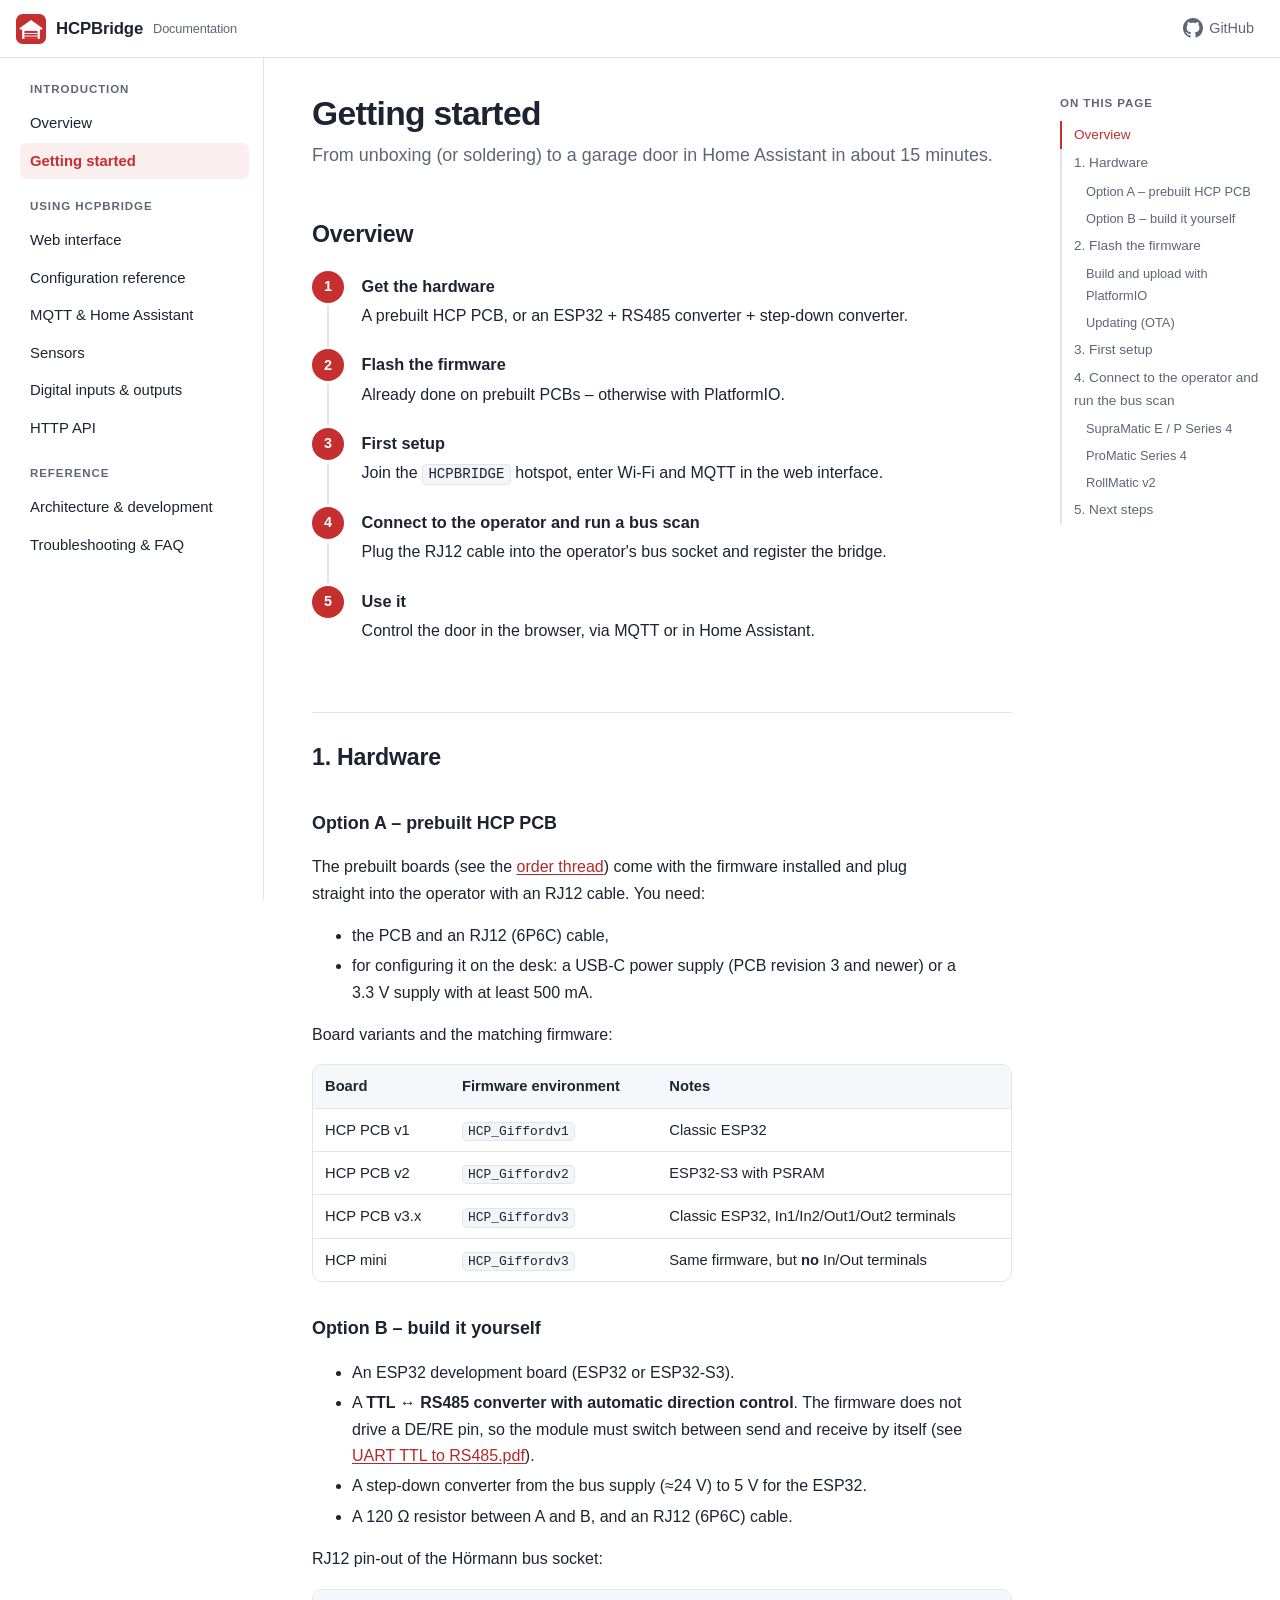
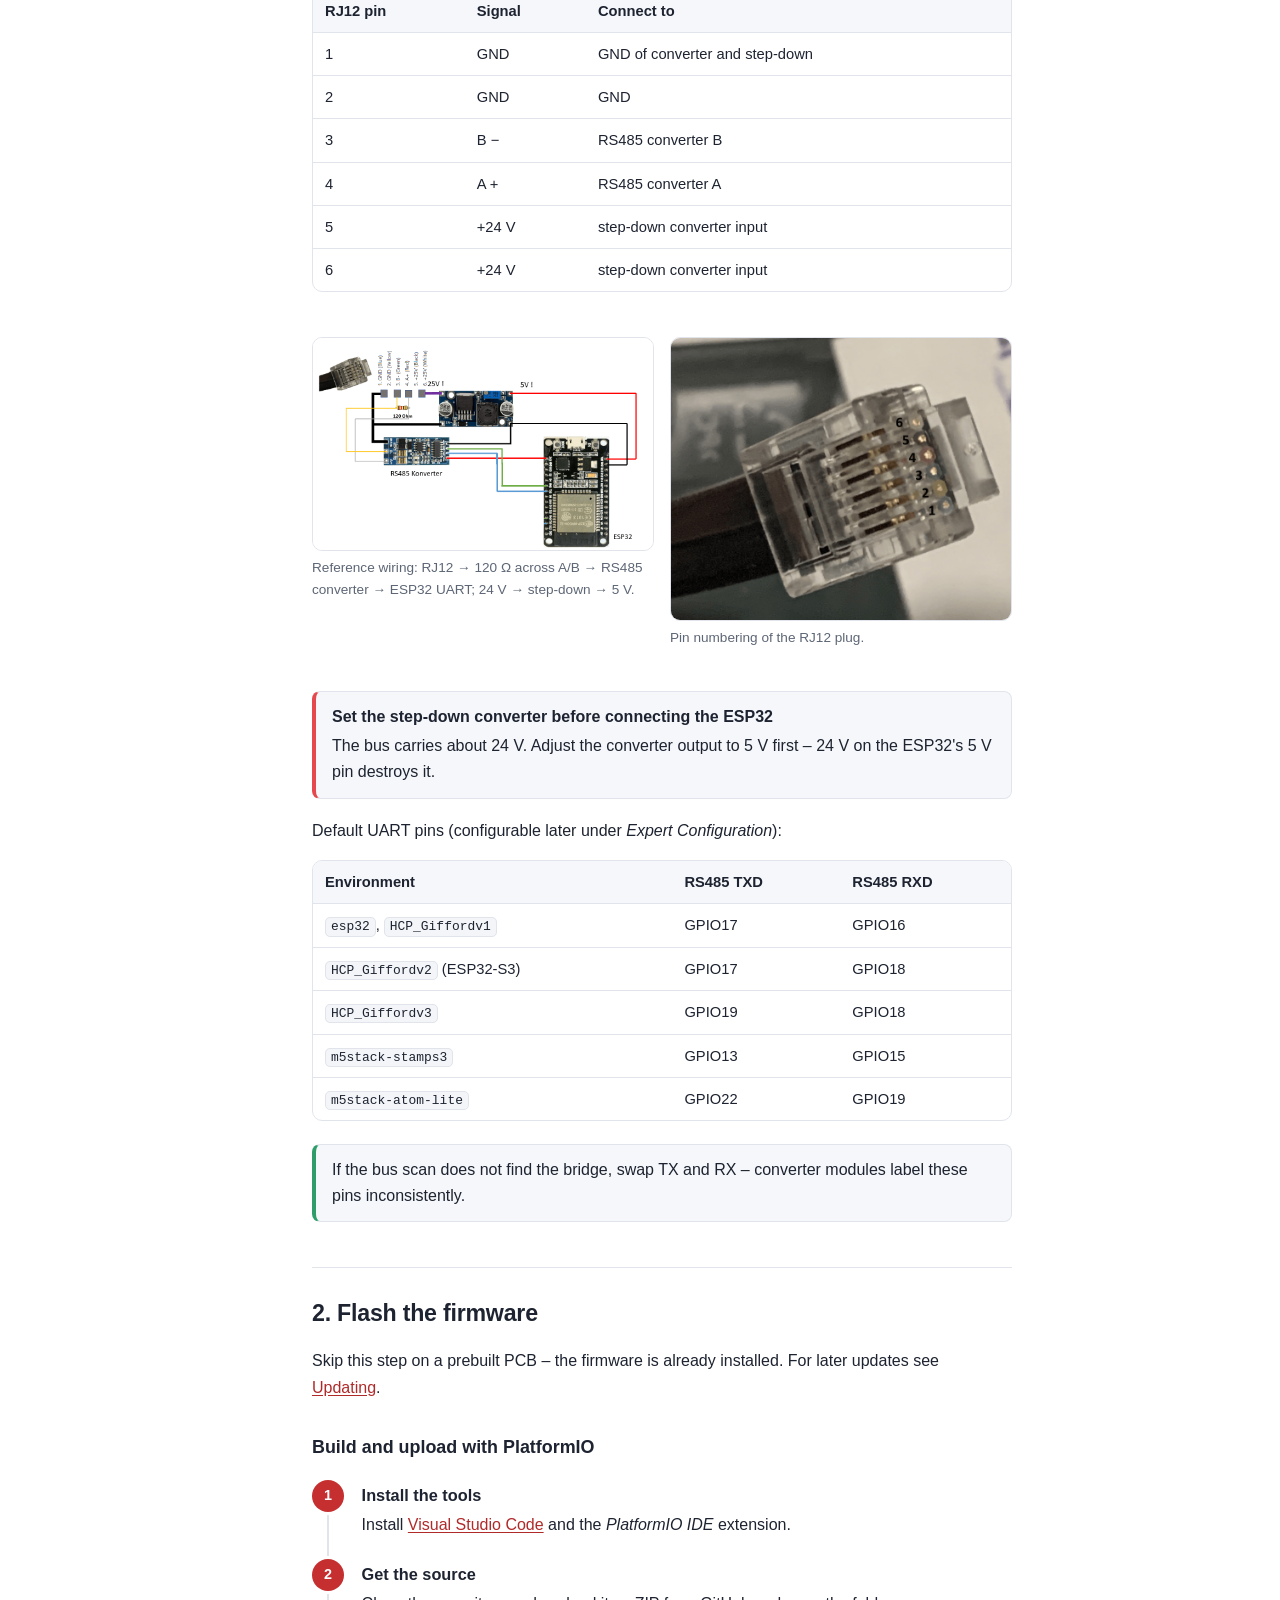
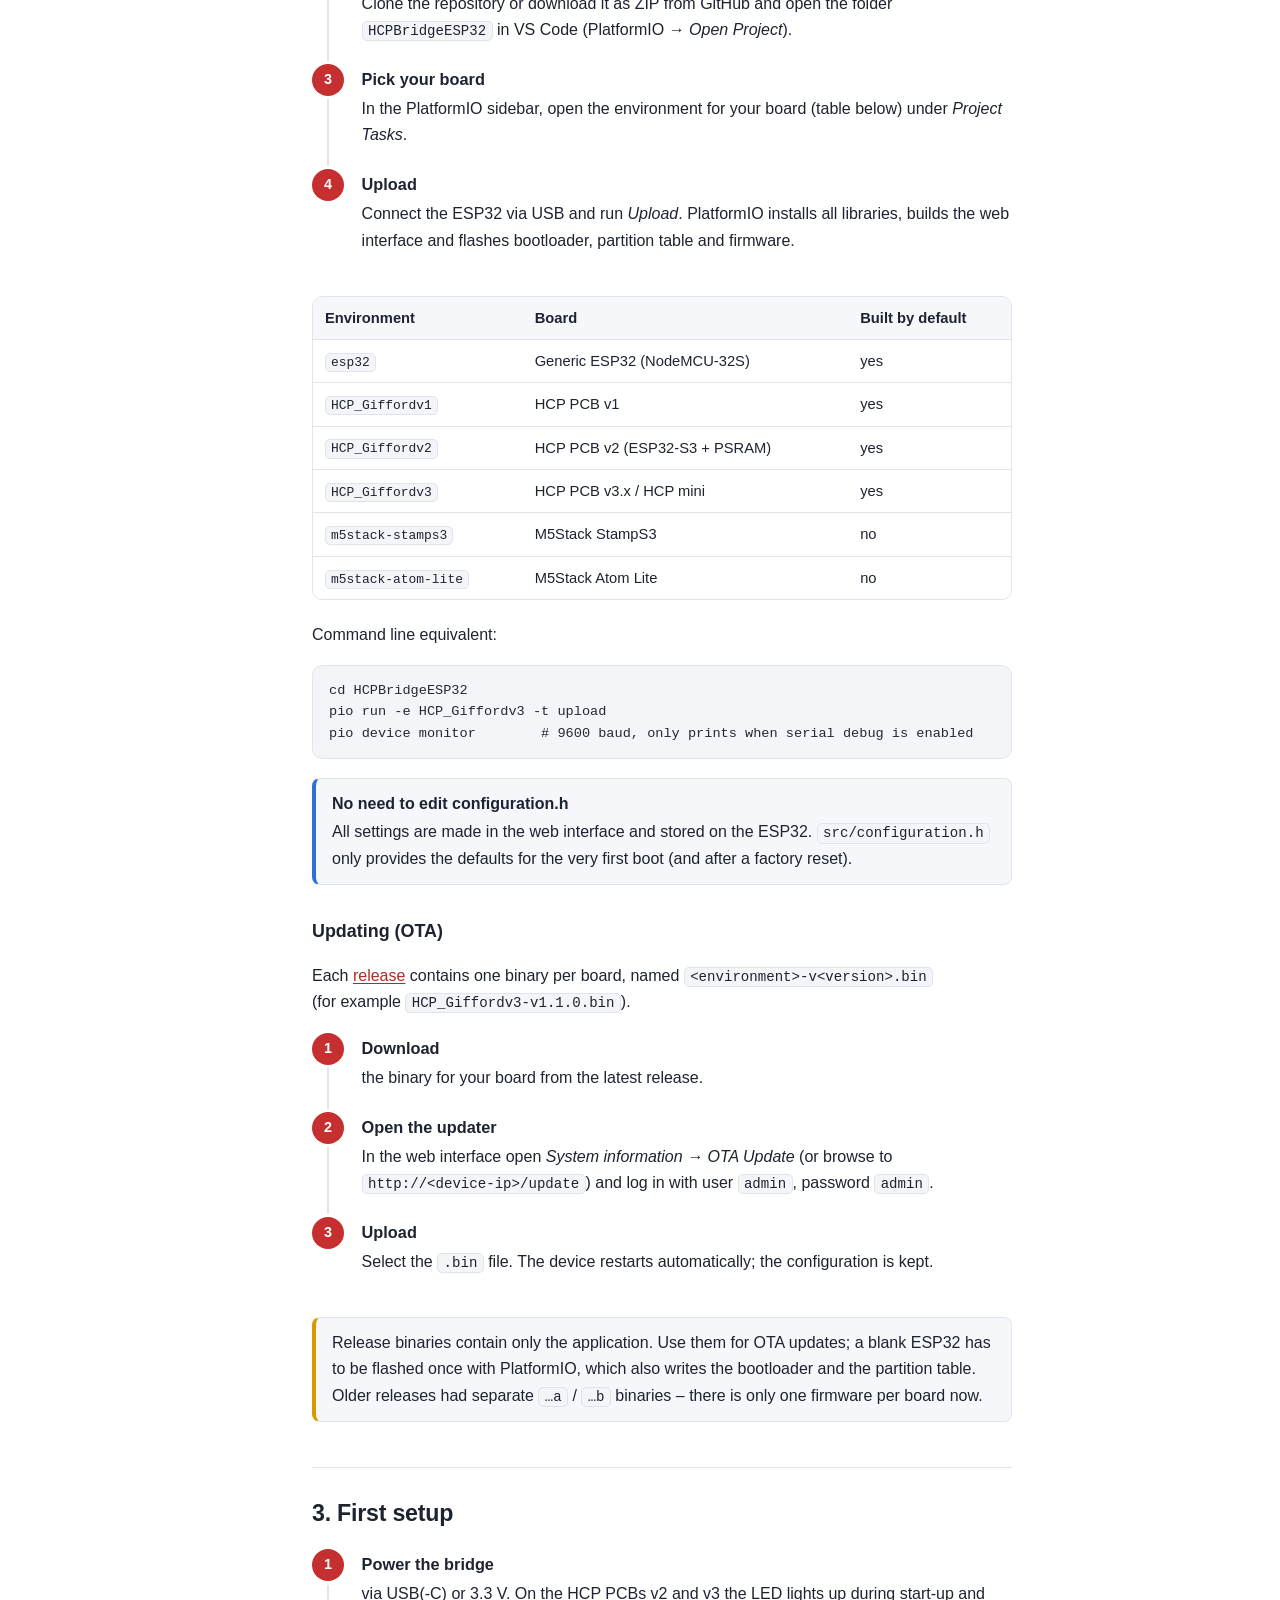
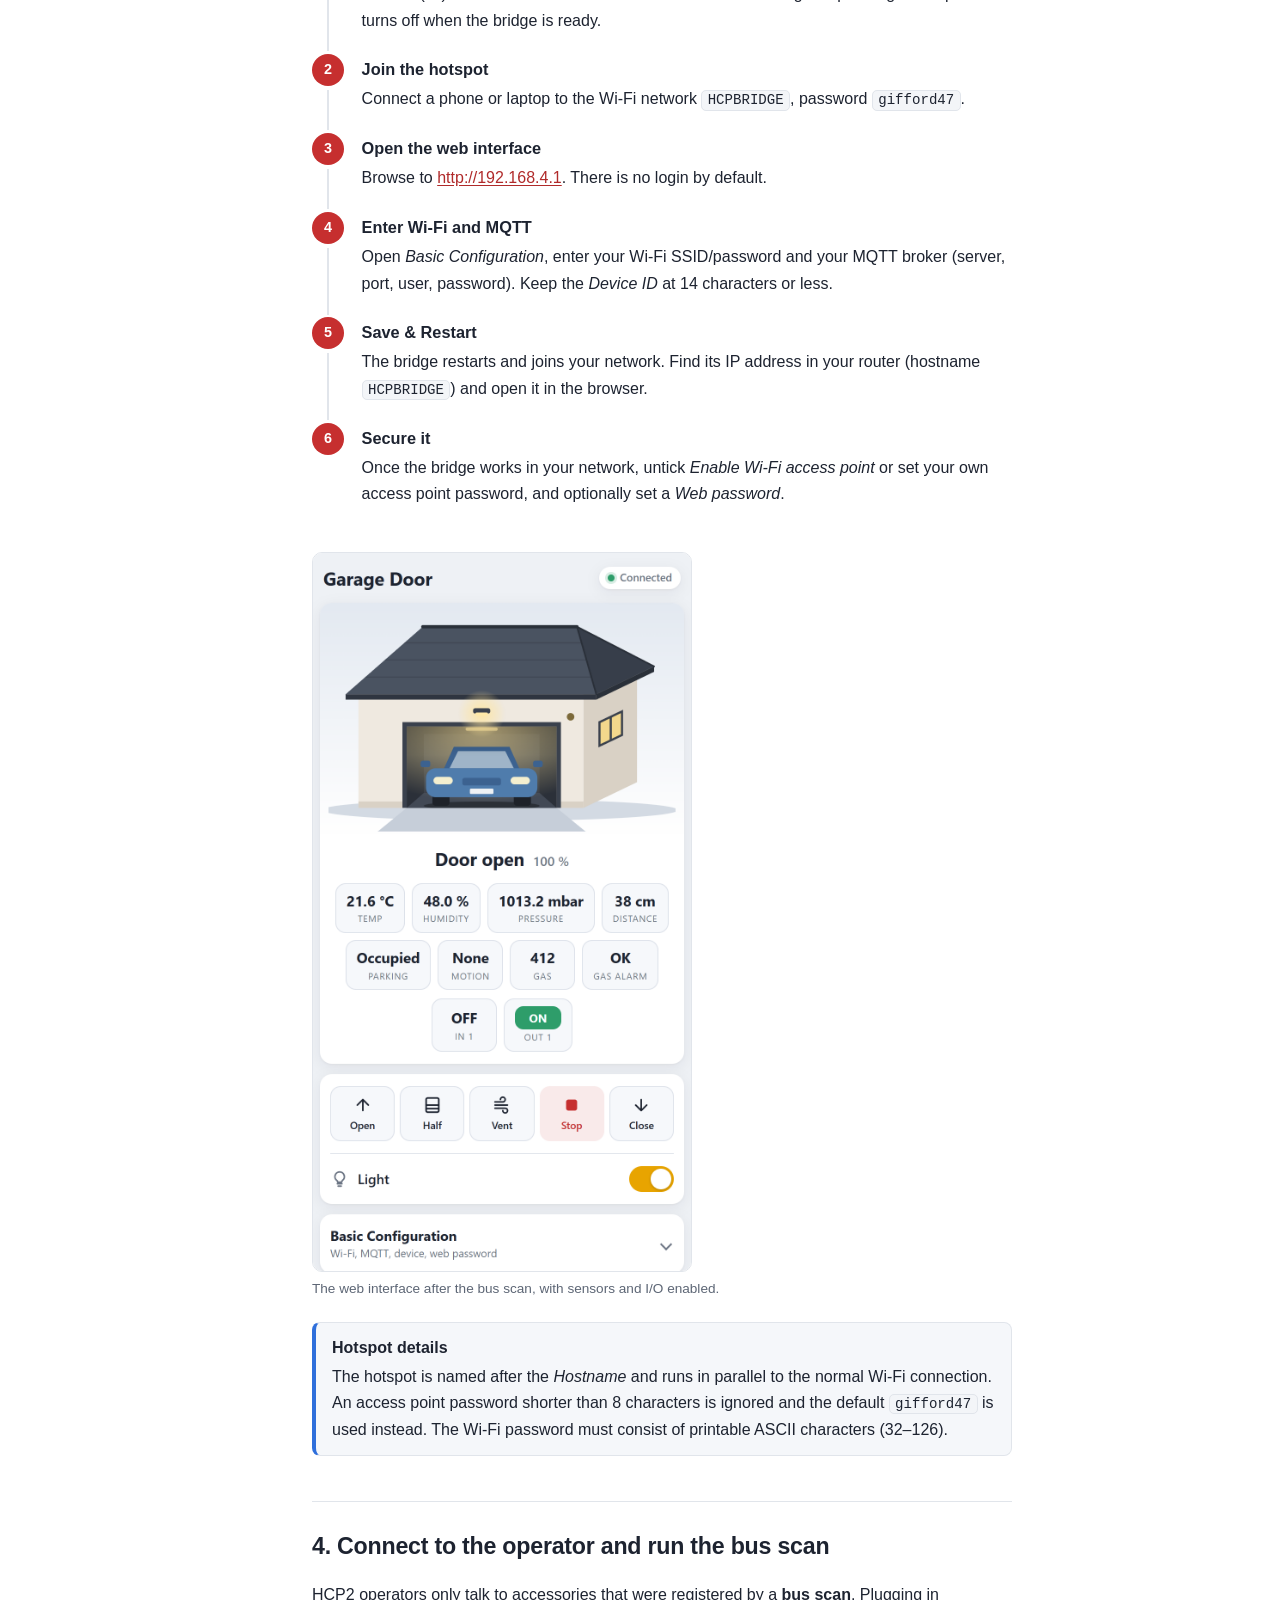
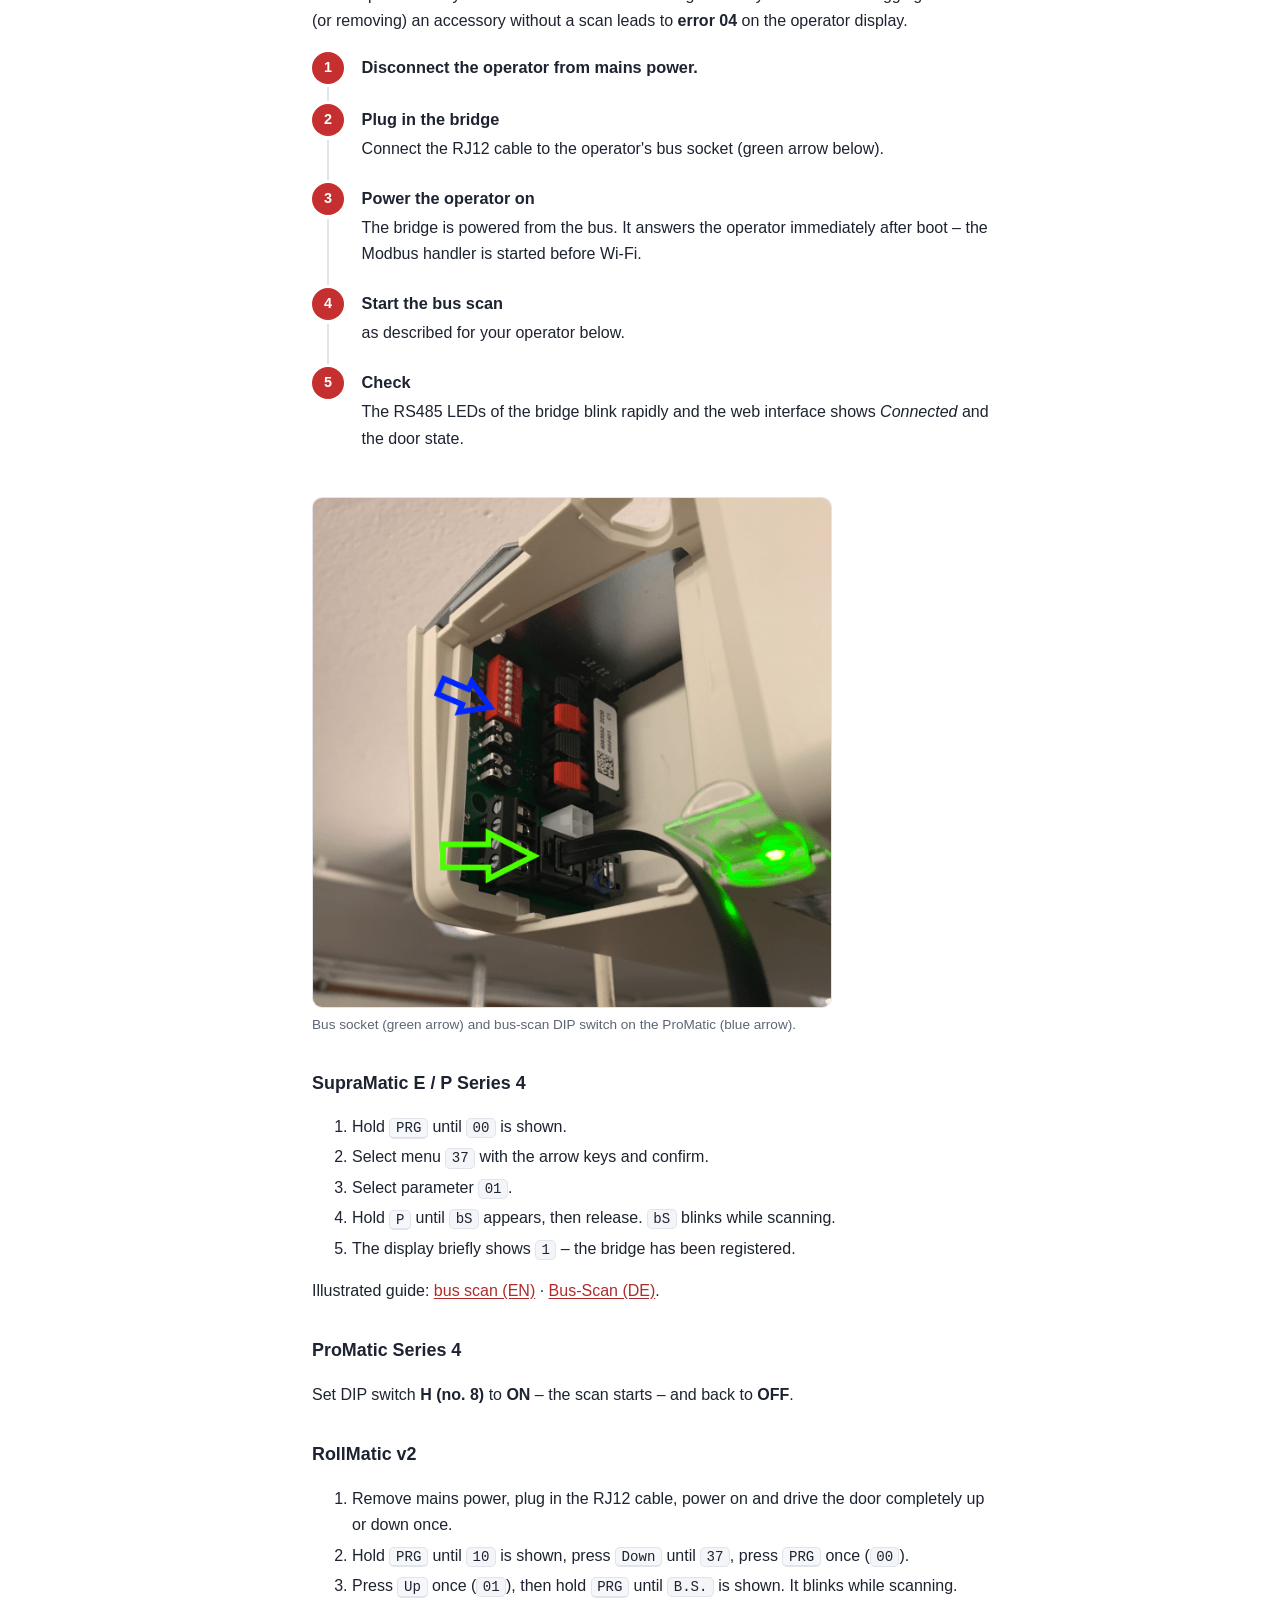
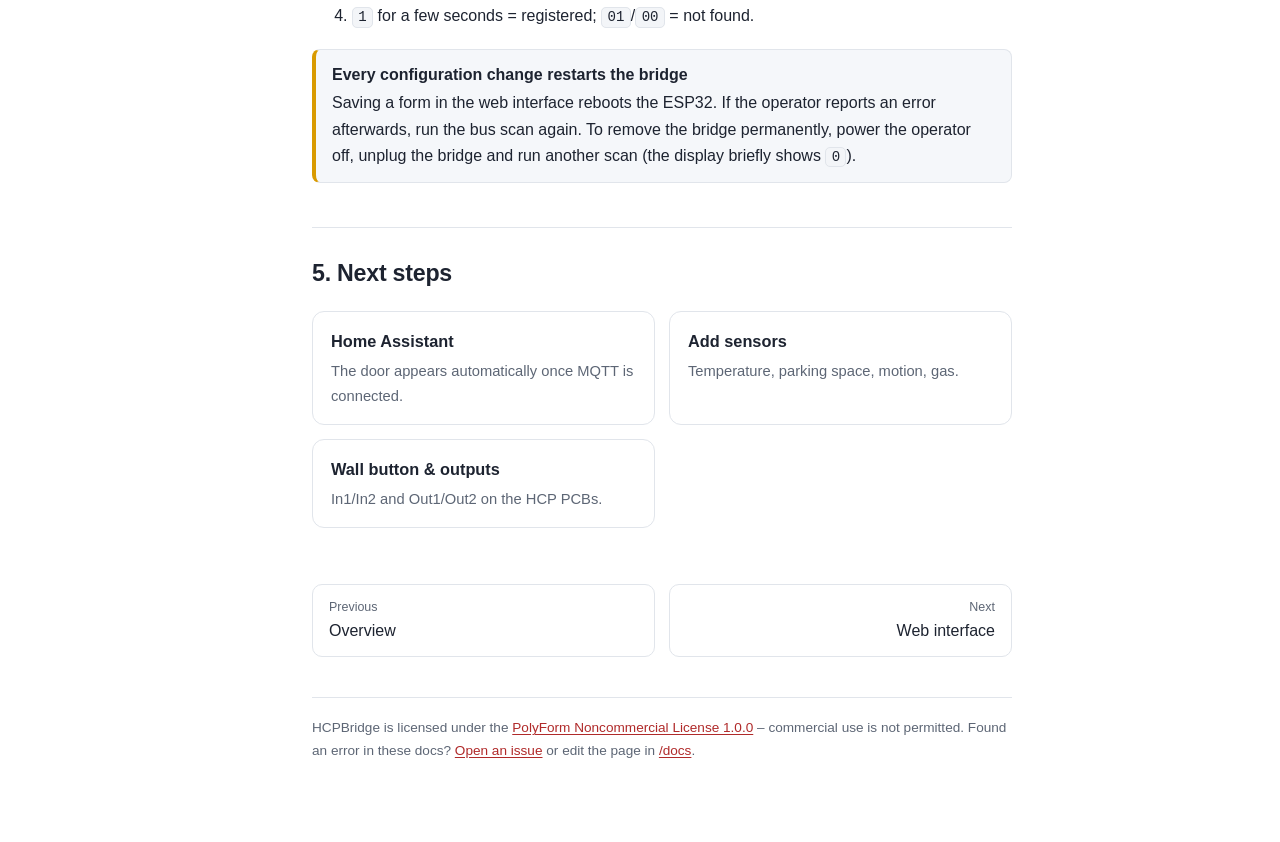
<file: docs/getting-started.html>
<!DOCTYPE html>
<html lang="en">
<head>
  <meta charset="utf-8">
  <meta name="viewport" content="width=device-width, initial-scale=1">
  <title>Getting started · HCPBridge</title>
  <meta name="description" content="Step-by-step installation of HCPBridge: hardware, wiring, flashing the ESP32, first Wi-Fi and MQTT setup and the bus scan on SupraMatic, ProMatic and RollMatic operators.">
  <meta name="color-scheme" content="light dark">
  <link rel="icon" href="assets/favicon.svg" type="image/svg+xml">
  <link rel="stylesheet" href="assets/style.css">
  <script src="assets/site.js" defer></script>
</head>
<body>
<header class="topbar">
  <button class="menu-btn" type="button" aria-label="Menu" aria-expanded="false"><svg viewBox="0 0 24 24"><path d="M4 7h16M4 12h16M4 17h16"/></svg></button>
  <a class="brand" href="index.html"><img src="assets/favicon.svg" alt="">HCPBridge <small>Documentation</small></a>
  <span class="spacer"></span>
  <a class="gh" href="https://github.com/Gifford47/HCPBridgeMqtt"><svg viewBox="0 0 16 16" aria-hidden="true"><path d="M8 0C3.58 0 0 3.58 0 8c0 3.54 2.29 6.53 5.47 7.59.4.07.55-.17.55-.38 0-.19-.01-.82-.01-1.49-2.01.37-2.53-.49-2.69-.94-.09-.23-.48-.94-.82-1.13-.28-.15-.68-.52-.01-.53.63-.01 1.08.58 1.23.82.72 1.21 1.87.87 2.33.66.07-.52.28-.87.51-1.07-1.78-.2-3.64-.89-3.64-3.95 0-.87.31-1.59.82-2.15-.08-.2-.36-1.02.08-2.12 0 0 .67-.21 2.2.82.64-.18 1.32-.27 2-.27.68 0 1.36.09 2 .27 1.53-1.04 2.2-.82 2.2-.82.44 1.1.16 1.92.08 2.12.51.56.82 1.27.82 2.15 0 3.07-1.87 3.75-3.65 3.95.29.25.54.73.54 1.48 0 1.07-.01 1.93-.01 2.2 0 .21.15.46.55.38A8.013 8.013 0 0016 8c0-4.42-3.58-8-8-8z"/></svg><span>GitHub</span></a>
</header>
<div class="layout">
  <nav id="sidebar" class="sidebar" aria-label="Documentation"><noscript><a href="index.html">Overview</a><a href="getting-started.html">Getting started</a><a href="web-interface.html">Web interface</a><a href="configuration.html">Configuration reference</a><a href="home-assistant.html">MQTT &amp; Home Assistant</a><a href="sensors.html">Sensors</a><a href="inputs-outputs.html">Digital inputs &amp; outputs</a><a href="http-api.html">HTTP API</a><a href="architecture.html">Architecture &amp; development</a><a href="troubleshooting.html">Troubleshooting &amp; FAQ</a></noscript></nav>
  <main>
    <h1>Getting started</h1>
    <p class="lead">From unboxing (or soldering) to a garage door in Home Assistant in about 15 minutes.</p>

    <h2>Overview</h2>
    <ol class="steps">
      <li><strong>Get the hardware</strong>A prebuilt HCP PCB, or an ESP32 + RS485 converter + step-down converter.</li>
      <li><strong>Flash the firmware</strong>Already done on prebuilt PCBs – otherwise with PlatformIO.</li>
      <li><strong>First setup</strong>Join the <code>HCPBRIDGE</code> hotspot, enter Wi-Fi and MQTT in the web interface.</li>
      <li><strong>Connect to the operator and run a bus scan</strong>Plug the RJ12 cable into the operator's bus socket and register the bridge.</li>
      <li><strong>Use it</strong>Control the door in the browser, via MQTT or in Home Assistant.</li>
    </ol>

    <h2>1. Hardware</h2>
    <h3>Option A – prebuilt HCP PCB</h3>
    <p>The prebuilt boards (see the <a href="https://github.com/Gifford47/HCPBridgeMqtt/discussions/83">order thread</a>) come with the firmware installed and plug straight into the operator with an RJ12 cable. You need:</p>
    <ul>
      <li>the PCB and an RJ12 (6P6C) cable,</li>
      <li>for configuring it on the desk: a USB-C power supply (PCB revision 3 and newer) or a 3.3&nbsp;V supply with at least 500&nbsp;mA.</li>
    </ul>
    <p>Board variants and the matching firmware:</p>
    <table>
      <thead><tr><th>Board</th><th>Firmware environment</th><th>Notes</th></tr></thead>
      <tbody>
        <tr><td>HCP PCB v1</td><td><code>HCP_Giffordv1</code></td><td>Classic ESP32</td></tr>
        <tr><td>HCP PCB v2</td><td><code>HCP_Giffordv2</code></td><td>ESP32-S3 with PSRAM</td></tr>
        <tr><td>HCP PCB v3.x</td><td><code>HCP_Giffordv3</code></td><td>Classic ESP32, In1/In2/Out1/Out2 terminals</td></tr>
        <tr><td>HCP mini</td><td><code>HCP_Giffordv3</code></td><td>Same firmware, but <strong>no</strong> In/Out terminals</td></tr>
      </tbody>
    </table>

    <h3>Option B – build it yourself</h3>
    <ul>
      <li>An ESP32 development board (ESP32 or ESP32-S3).</li>
      <li>A <strong>TTL ↔ RS485 converter with automatic direction control</strong>. The firmware does not drive a DE/RE pin, so the module must switch between send and receive by itself (see <a href="https://github.com/Gifford47/HCPBridgeMqtt/blob/master/docs/UART%20TTL%20to%20RS485.pdf">UART TTL to RS485.pdf</a>).</li>
      <li>A step-down converter from the bus supply (≈24&nbsp;V) to 5&nbsp;V for the ESP32.</li>
      <li>A 120&nbsp;Ω resistor between A and B, and an RJ12 (6P6C) cable.</li>
    </ul>
    <p>RJ12 pin-out of the Hörmann bus socket:</p>
    <table>
      <thead><tr><th>RJ12 pin</th><th>Signal</th><th>Connect to</th></tr></thead>
      <tbody>
        <tr><td>1</td><td>GND</td><td>GND of converter and step-down</td></tr>
        <tr><td>2</td><td>GND</td><td>GND</td></tr>
        <tr><td>3</td><td>B −</td><td>RS485 converter B</td></tr>
        <tr><td>4</td><td>A +</td><td>RS485 converter A</td></tr>
        <tr><td>5</td><td>+24 V</td><td>step-down converter input</td></tr>
        <tr><td>6</td><td>+24 V</td><td>step-down converter input</td></tr>
      </tbody>
    </table>
    <div class="figs">
      <figure><img src="Images/esp32.png" alt="Wiring of ESP32, RS485 converter and step-down converter to the RJ12 plug" loading="lazy"><figcaption>Reference wiring: RJ12 → 120&nbsp;Ω across A/B → RS485 converter → ESP32 UART; 24&nbsp;V → step-down → 5&nbsp;V.</figcaption></figure>
      <figure><img src="Images/plug-min.png" alt="RJ12 plug with numbered pins" loading="lazy"><figcaption>Pin numbering of the RJ12 plug.</figcaption></figure>
    </div>
    <div class="callout danger"><span class="t">Set the step-down converter before connecting the ESP32</span>The bus carries about 24&nbsp;V. Adjust the converter output to 5&nbsp;V first – 24&nbsp;V on the ESP32's 5&nbsp;V pin destroys it.</div>
    <p>Default UART pins (configurable later under <em>Expert Configuration</em>):</p>
    <table>
      <thead><tr><th>Environment</th><th>RS485 TXD</th><th>RS485 RXD</th></tr></thead>
      <tbody>
        <tr><td><code>esp32</code>, <code>HCP_Giffordv1</code></td><td>GPIO17</td><td>GPIO16</td></tr>
        <tr><td><code>HCP_Giffordv2</code> (ESP32-S3)</td><td>GPIO17</td><td>GPIO18</td></tr>
        <tr><td><code>HCP_Giffordv3</code></td><td>GPIO19</td><td>GPIO18</td></tr>
        <tr><td><code>m5stack-stamps3</code></td><td>GPIO13</td><td>GPIO15</td></tr>
        <tr><td><code>m5stack-atom-lite</code></td><td>GPIO22</td><td>GPIO19</td></tr>
      </tbody>
    </table>
    <div class="callout tip">If the bus scan does not find the bridge, swap TX and RX – converter modules label these pins inconsistently.</div>

    <h2>2. Flash the firmware</h2>
    <p>Skip this step on a prebuilt PCB – the firmware is already installed. For later updates see <a href="#updating">Updating</a>.</p>
    <h3>Build and upload with PlatformIO</h3>
    <ol class="steps">
      <li><strong>Install the tools</strong>Install <a href="https://code.visualstudio.com/download">Visual Studio Code</a> and the <em>PlatformIO IDE</em> extension.</li>
      <li><strong>Get the source</strong>Clone the repository or download it as ZIP from GitHub and open the folder <code>HCPBridgeESP32</code> in VS Code (PlatformIO → <em>Open Project</em>).</li>
      <li><strong>Pick your board</strong>In the PlatformIO sidebar, open the environment for your board (table below) under <em>Project Tasks</em>.</li>
      <li><strong>Upload</strong>Connect the ESP32 via USB and run <em>Upload</em>. PlatformIO installs all libraries, builds the web interface and flashes bootloader, partition table and firmware.</li>
    </ol>
    <table>
      <thead><tr><th>Environment</th><th>Board</th><th>Built by default</th></tr></thead>
      <tbody>
        <tr><td><code>esp32</code></td><td>Generic ESP32 (NodeMCU-32S)</td><td>yes</td></tr>
        <tr><td><code>HCP_Giffordv1</code></td><td>HCP PCB v1</td><td>yes</td></tr>
        <tr><td><code>HCP_Giffordv2</code></td><td>HCP PCB v2 (ESP32-S3 + PSRAM)</td><td>yes</td></tr>
        <tr><td><code>HCP_Giffordv3</code></td><td>HCP PCB v3.x / HCP mini</td><td>yes</td></tr>
        <tr><td><code>m5stack-stamps3</code></td><td>M5Stack StampS3</td><td>no</td></tr>
        <tr><td><code>m5stack-atom-lite</code></td><td>M5Stack Atom Lite</td><td>no</td></tr>
      </tbody>
    </table>
    <p>Command line equivalent:</p>
<pre><code>cd HCPBridgeESP32
pio run -e HCP_Giffordv3 -t upload
pio device monitor        # 9600 baud, only prints when serial debug is enabled</code></pre>
    <div class="callout"><span class="t">No need to edit configuration.h</span>All settings are made in the web interface and stored on the ESP32. <code>src/configuration.h</code> only provides the defaults for the very first boot (and after a factory reset).</div>

    <h3 id="updating">Updating (OTA)</h3>
    <p>Each <a href="https://github.com/Gifford47/HCPBridgeMqtt/releases">release</a> contains one binary per board, named <code>&lt;environment&gt;-v&lt;version&gt;.bin</code> (for example <code>HCP_Giffordv3-v1.1.0.bin</code>).</p>
    <ol class="steps">
      <li><strong>Download</strong>the binary for your board from the latest release.</li>
      <li><strong>Open the updater</strong>In the web interface open <em>System information → OTA Update</em> (or browse to <code>http://&lt;device-ip&gt;/update</code>) and log in with user <code>admin</code>, password <code>admin</code>.</li>
      <li><strong>Upload</strong>Select the <code>.bin</code> file. The device restarts automatically; the configuration is kept.</li>
    </ol>
    <div class="callout warn">Release binaries contain only the application. Use them for OTA updates; a blank ESP32 has to be flashed once with PlatformIO, which also writes the bootloader and the partition table. Older releases had separate <code>…a</code> / <code>…b</code> binaries – there is only one firmware per board now.</div>

    <h2>3. First setup</h2>
    <ol class="steps">
      <li><strong>Power the bridge</strong>via USB(-C) or 3.3&nbsp;V. On the HCP PCBs v2 and v3 the LED lights up during start-up and turns off when the bridge is ready.</li>
      <li><strong>Join the hotspot</strong>Connect a phone or laptop to the Wi-Fi network <code>HCPBRIDGE</code>, password <code>gifford47</code>.</li>
      <li><strong>Open the web interface</strong>Browse to <a href="http://192.168.4.1">http://192.168.4.1</a>. There is no login by default.</li>
      <li><strong>Enter Wi-Fi and MQTT</strong>Open <em>Basic Configuration</em>, enter your Wi-Fi SSID/password and your MQTT broker (server, port, user, password). Keep the <em>Device ID</em> at 14 characters or less.</li>
      <li><strong>Save &amp; Restart</strong>The bridge restarts and joins your network. Find its IP address in your router (hostname <code>HCPBRIDGE</code>) and open it in the browser.</li>
      <li><strong>Secure it</strong>Once the bridge works in your network, untick <em>Enable Wi-Fi access point</em> or set your own access point password, and optionally set a <em>Web password</em>.</li>
    </ol>
    <figure><img src="Images/webinterface.png" alt="The HCPBridge web interface" loading="lazy" width="380"><figcaption>The web interface after the bus scan, with sensors and I/O enabled.</figcaption></figure>
    <div class="callout"><span class="t">Hotspot details</span>The hotspot is named after the <em>Hostname</em> and runs in parallel to the normal Wi-Fi connection. An access point password shorter than 8 characters is ignored and the default <code>gifford47</code> is used instead. The Wi-Fi password must consist of printable ASCII characters (32–126).</div>

    <h2>4. Connect to the operator and run the bus scan</h2>
    <p>HCP2 operators only talk to accessories that were registered by a <strong>bus scan</strong>. Plugging in (or removing) an accessory without a scan leads to <strong>error 04</strong> on the operator display.</p>
    <ol class="steps">
      <li><strong>Disconnect the operator from mains power.</strong></li>
      <li><strong>Plug in the bridge</strong>Connect the RJ12 cable to the operator's bus socket (green arrow below).</li>
      <li><strong>Power the operator on</strong>The bridge is powered from the bus. It answers the operator immediately after boot – the Modbus handler is started before Wi-Fi.</li>
      <li><strong>Start the bus scan</strong>as described for your operator below.</li>
      <li><strong>Check</strong>The RS485 LEDs of the bridge blink rapidly and the web interface shows <em>Connected</em> and the door state.</li>
    </ol>
    <figure><img src="Images/antrieb-min.png" alt="Opened operator with the bus socket and the DIP switch marked" loading="lazy" width="520"><figcaption>Bus socket (green arrow) and bus-scan DIP switch on the ProMatic (blue arrow).</figcaption></figure>

    <h3>SupraMatic E / P Series 4</h3>
    <ol>
      <li>Hold <kbd>PRG</kbd> until <code>00</code> is shown.</li>
      <li>Select menu <code>37</code> with the arrow keys and confirm.</li>
      <li>Select parameter <code>01</code>.</li>
      <li>Hold <kbd>P</kbd> until <code>bS</code> appears, then release. <code>bS</code> blinks while scanning.</li>
      <li>The display briefly shows <code>1</code> – the bridge has been registered.</li>
    </ol>
    <p>Illustrated guide: <a href="https://github.com/Gifford47/HCPBridgeMqtt/blob/master/docs/bus_scan_EN.md">bus scan (EN)</a> · <a href="https://github.com/Gifford47/HCPBridgeMqtt/blob/master/docs/bus_scan_DE.md">Bus-Scan (DE)</a>.</p>

    <h3>ProMatic Series 4</h3>
    <p>Set DIP switch <strong>H (no. 8)</strong> to <strong>ON</strong> – the scan starts – and back to <strong>OFF</strong>.</p>

    <h3 id="rollmatic-v2">RollMatic v2</h3>
    <ol>
      <li>Remove mains power, plug in the RJ12 cable, power on and drive the door completely up or down once.</li>
      <li>Hold <kbd>PRG</kbd> until <code>10</code> is shown, press <kbd>Down</kbd> until <code>37</code>, press <kbd>PRG</kbd> once (<code>00</code>).</li>
      <li>Press <kbd>Up</kbd> once (<code>01</code>), then hold <kbd>PRG</kbd> until <code>B.S.</code> is shown. It blinks while scanning.</li>
      <li><code>1</code> for a few seconds = registered; <code>01</code>/<code>00</code> = not found.</li>
    </ol>

    <div class="callout warn"><span class="t">Every configuration change restarts the bridge</span>Saving a form in the web interface reboots the ESP32. If the operator reports an error afterwards, run the bus scan again. To remove the bridge permanently, power the operator off, unplug the bridge and run another scan (the display briefly shows <code>0</code>).</div>

    <h2>5. Next steps</h2>
    <div class="cards">
      <a class="card" href="home-assistant.html"><h3>Home Assistant</h3><p>The door appears automatically once MQTT is connected.</p></a>
      <a class="card" href="sensors.html"><h3>Add sensors</h3><p>Temperature, parking space, motion, gas.</p></a>
      <a class="card" href="inputs-outputs.html"><h3>Wall button &amp; outputs</h3><p>In1/In2 and Out1/Out2 on the HCP PCBs.</p></a>
    </div>
  </main>
  <aside id="toc" class="toc" aria-label="On this page"></aside>
</div>
</body>
</html>
</file>
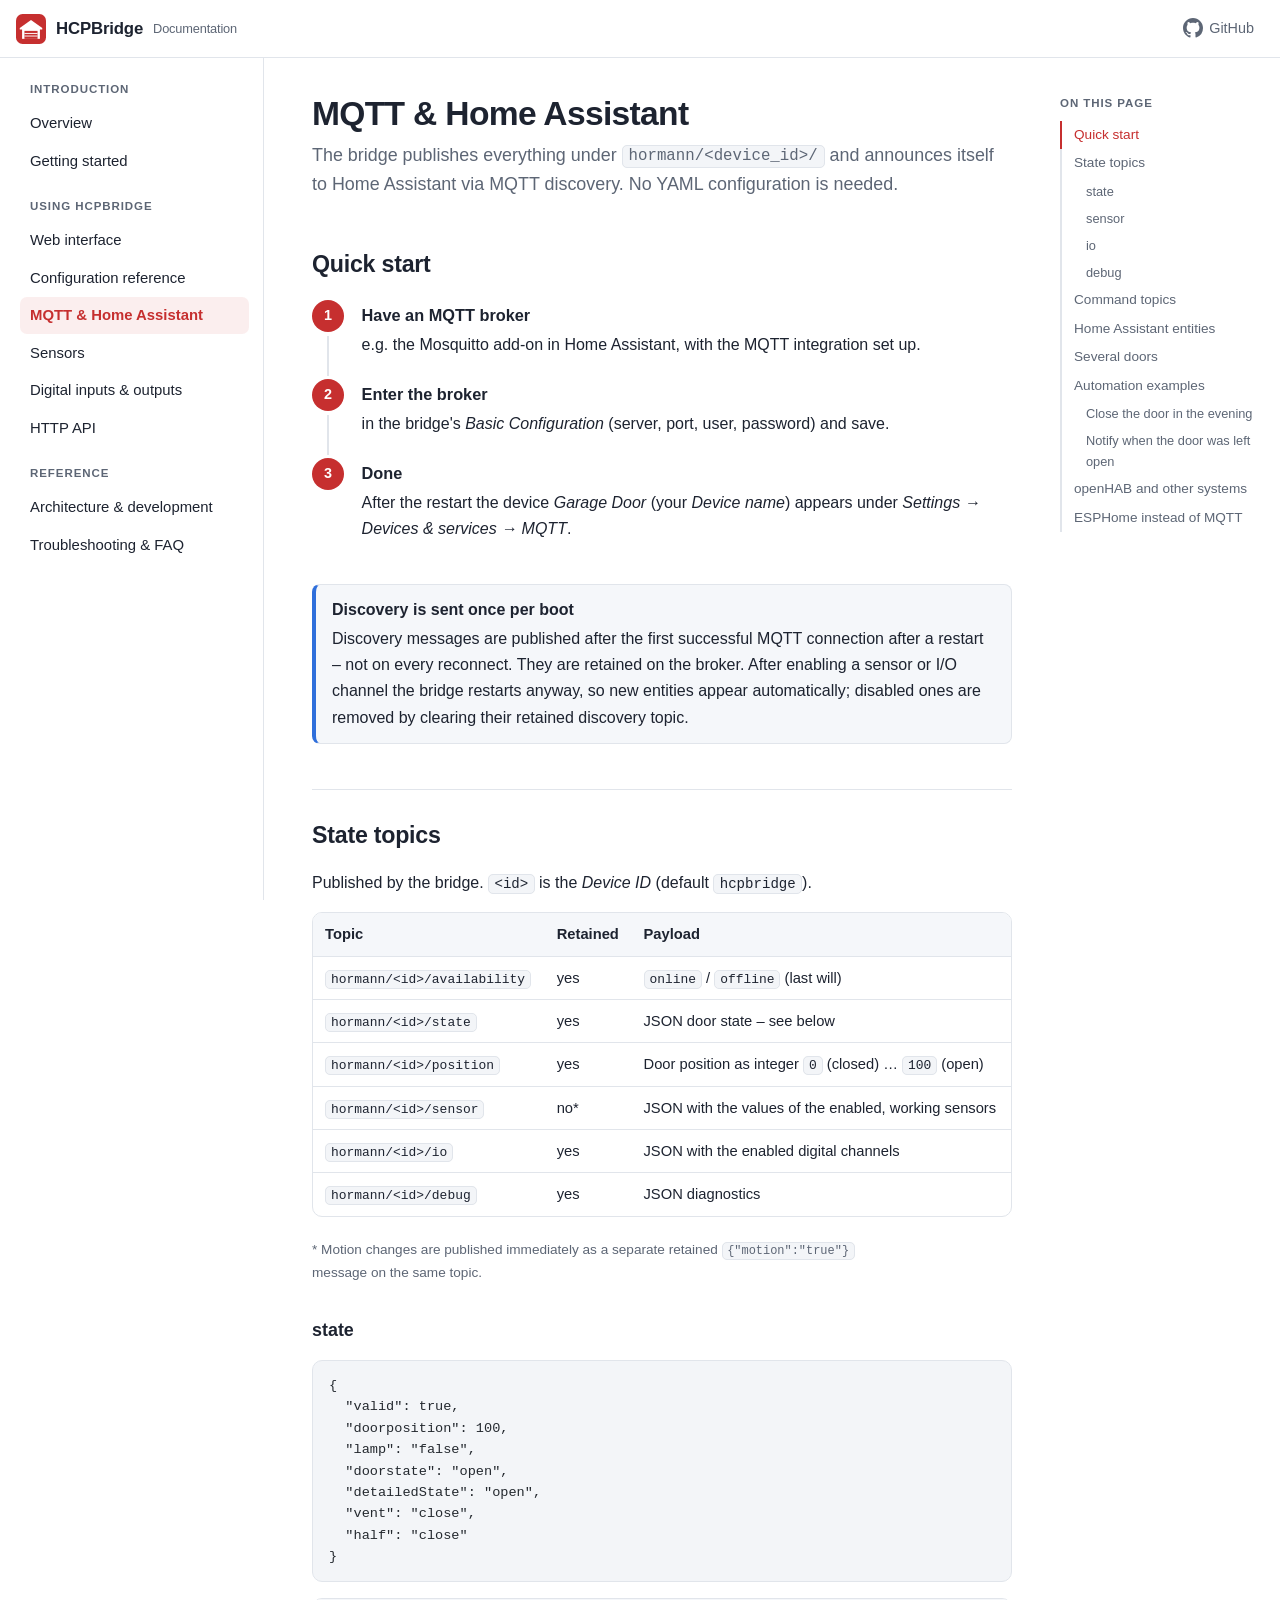
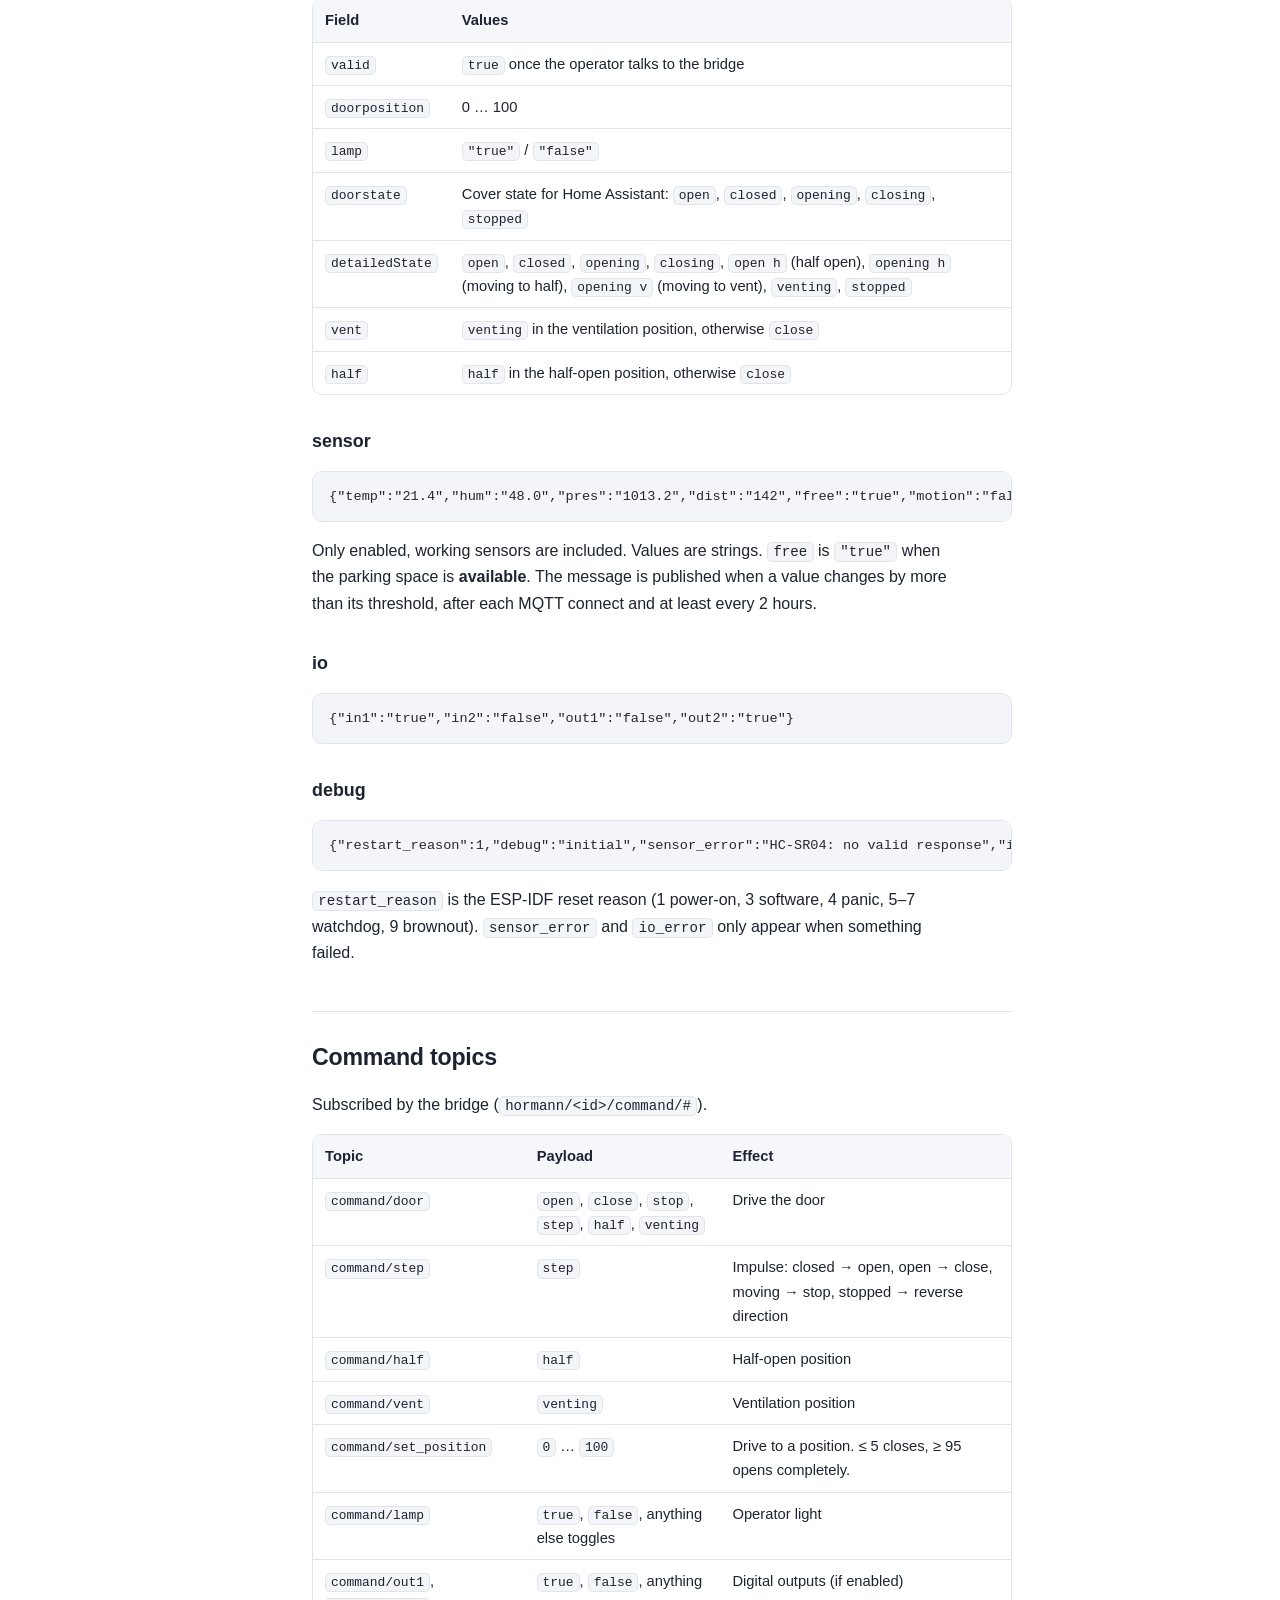
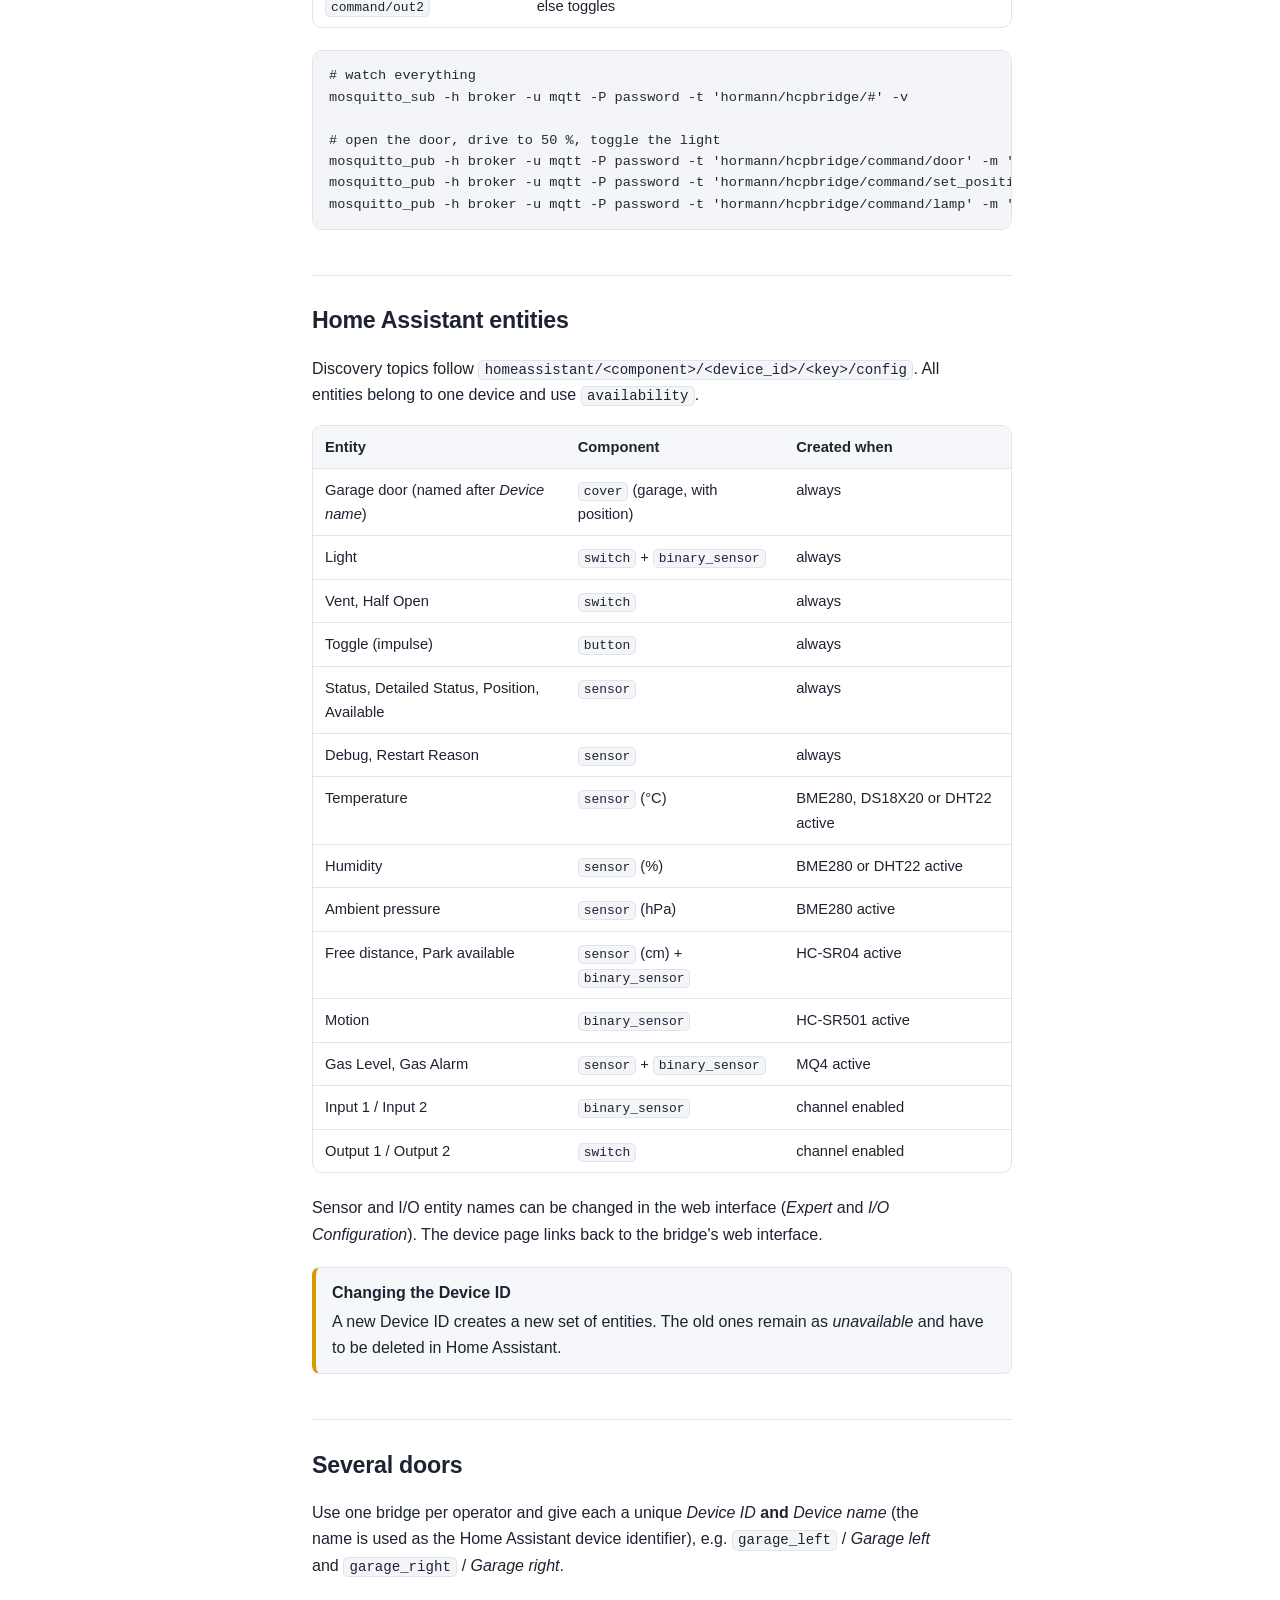
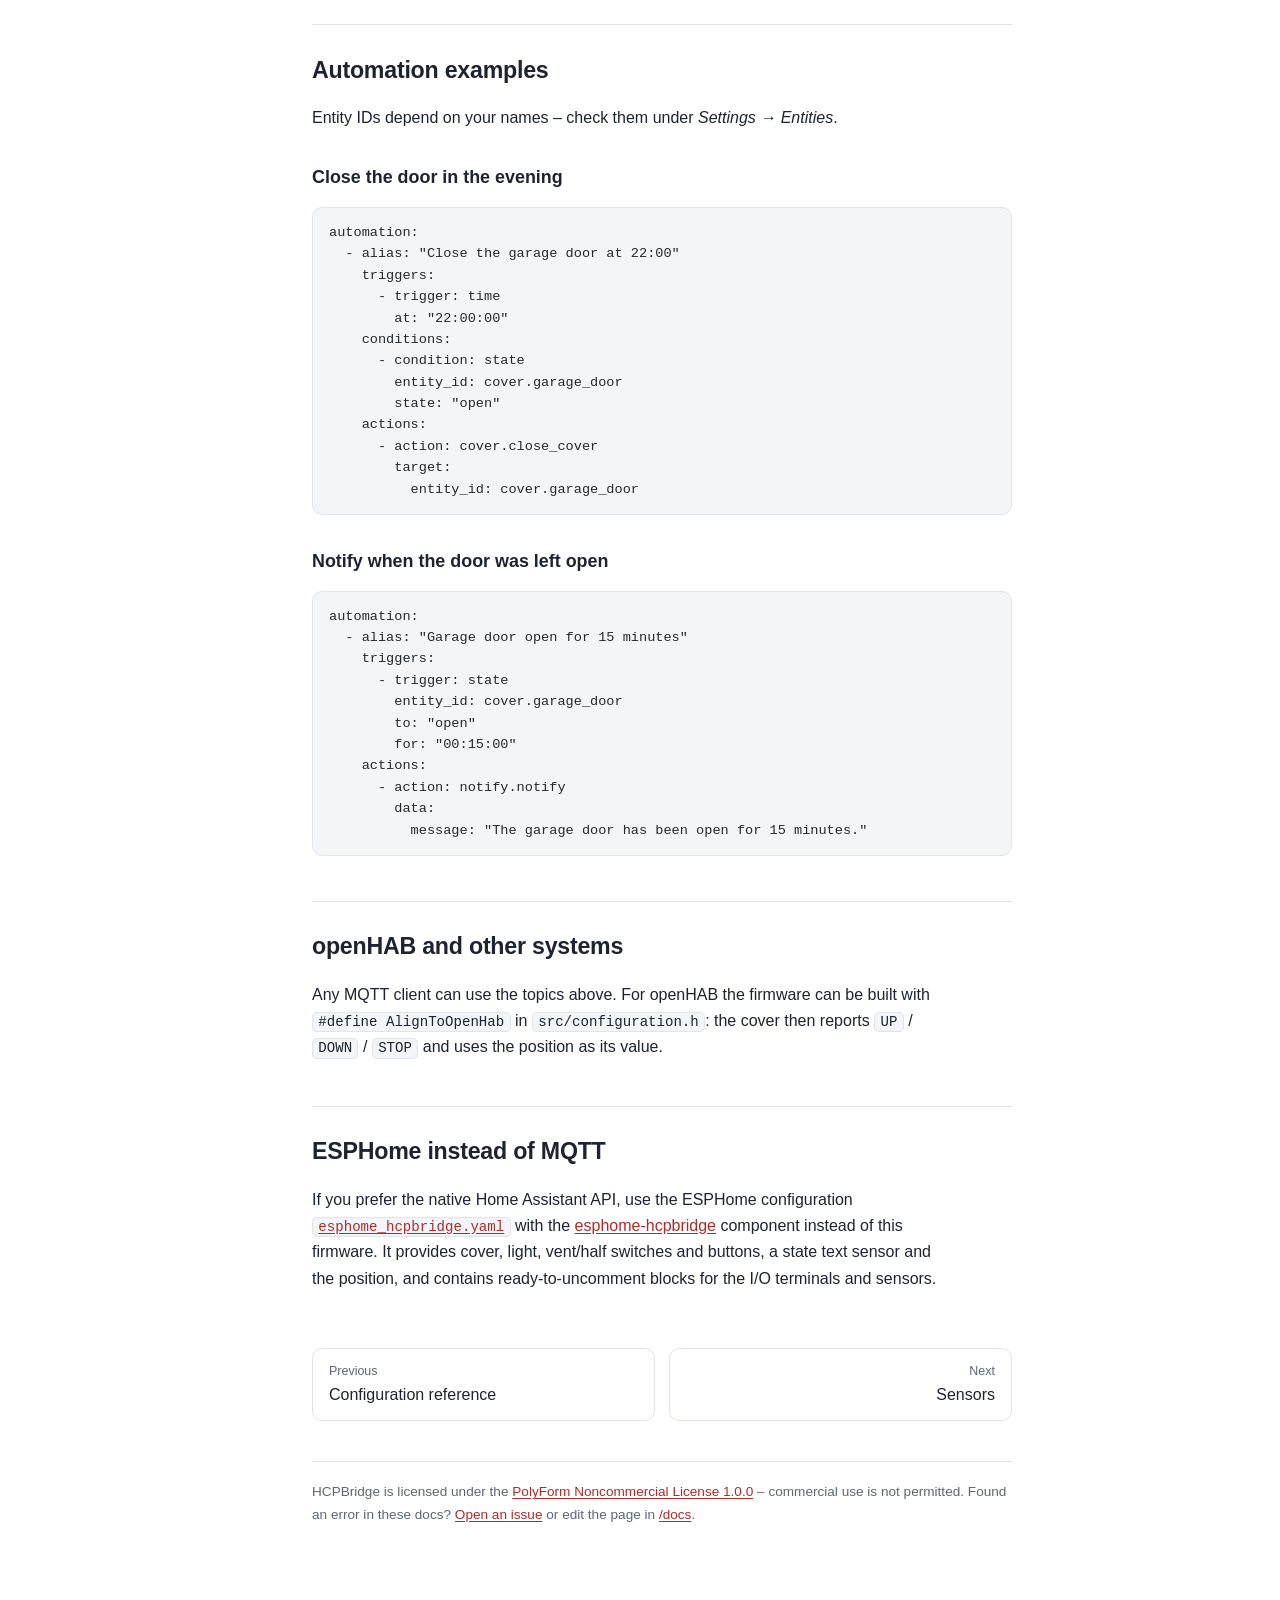
<file: docs/home-assistant.html>
<!DOCTYPE html>
<html lang="en">
<head>
  <meta charset="utf-8">
  <meta name="viewport" content="width=device-width, initial-scale=1">
  <title>MQTT & Home Assistant · HCPBridge</title>
  <meta name="description" content="MQTT topic reference of HCPBridge: state and command topics, JSON payloads, Home Assistant auto discovery entities, multiple doors, openHAB and automation examples.">
  <meta name="color-scheme" content="light dark">
  <link rel="icon" href="assets/favicon.svg" type="image/svg+xml">
  <link rel="stylesheet" href="assets/style.css">
  <script src="assets/site.js" defer></script>
</head>
<body>
<header class="topbar">
  <button class="menu-btn" type="button" aria-label="Menu" aria-expanded="false"><svg viewBox="0 0 24 24"><path d="M4 7h16M4 12h16M4 17h16"/></svg></button>
  <a class="brand" href="index.html"><img src="assets/favicon.svg" alt="">HCPBridge <small>Documentation</small></a>
  <span class="spacer"></span>
  <a class="gh" href="https://github.com/Gifford47/HCPBridgeMqtt"><svg viewBox="0 0 16 16" aria-hidden="true"><path d="M8 0C3.58 0 0 3.58 0 8c0 3.54 2.29 6.53 5.47 7.59.4.07.55-.17.55-.38 0-.19-.01-.82-.01-1.49-2.01.37-2.53-.49-2.69-.94-.09-.23-.48-.94-.82-1.13-.28-.15-.68-.52-.01-.53.63-.01 1.08.58 1.23.82.72 1.21 1.87.87 2.33.66.07-.52.28-.87.51-1.07-1.78-.2-3.64-.89-3.64-3.95 0-.87.31-1.59.82-2.15-.08-.2-.36-1.02.08-2.12 0 0 .67-.21 2.2.82.64-.18 1.32-.27 2-.27.68 0 1.36.09 2 .27 1.53-1.04 2.2-.82 2.2-.82.44 1.1.16 1.92.08 2.12.51.56.82 1.27.82 2.15 0 3.07-1.87 3.75-3.65 3.95.29.25.54.73.54 1.48 0 1.07-.01 1.93-.01 2.2 0 .21.15.46.55.38A8.013 8.013 0 0016 8c0-4.42-3.58-8-8-8z"/></svg><span>GitHub</span></a>
</header>
<div class="layout">
  <nav id="sidebar" class="sidebar" aria-label="Documentation"><noscript><a href="index.html">Overview</a><a href="getting-started.html">Getting started</a><a href="web-interface.html">Web interface</a><a href="configuration.html">Configuration reference</a><a href="home-assistant.html">MQTT &amp; Home Assistant</a><a href="sensors.html">Sensors</a><a href="inputs-outputs.html">Digital inputs &amp; outputs</a><a href="http-api.html">HTTP API</a><a href="architecture.html">Architecture &amp; development</a><a href="troubleshooting.html">Troubleshooting &amp; FAQ</a></noscript></nav>
  <main>
    <h1>MQTT &amp; Home Assistant</h1>
    <p class="lead">The bridge publishes everything under <code>hormann/&lt;device_id&gt;/</code> and announces itself to Home Assistant via MQTT discovery. No YAML configuration is needed.</p>

    <h2>Quick start</h2>
    <ol class="steps">
      <li><strong>Have an MQTT broker</strong>e.g. the Mosquitto add-on in Home Assistant, with the MQTT integration set up.</li>
      <li><strong>Enter the broker</strong>in the bridge's <em>Basic Configuration</em> (server, port, user, password) and save.</li>
      <li><strong>Done</strong>After the restart the device <em>Garage Door</em> (your <em>Device name</em>) appears under <em>Settings → Devices &amp; services → MQTT</em>.</li>
    </ol>
    <div class="callout"><span class="t">Discovery is sent once per boot</span>Discovery messages are published after the first successful MQTT connection after a restart – not on every reconnect. They are retained on the broker. After enabling a sensor or I/O channel the bridge restarts anyway, so new entities appear automatically; disabled ones are removed by clearing their retained discovery topic.</div>

    <h2>State topics</h2>
    <p>Published by the bridge. <code>&lt;id&gt;</code> is the <em>Device ID</em> (default <code>hcpbridge</code>).</p>
    <table>
      <thead><tr><th>Topic</th><th>Retained</th><th>Payload</th></tr></thead>
      <tbody>
        <tr><td><code>hormann/&lt;id&gt;/availability</code></td><td>yes</td><td><code>online</code> / <code>offline</code> (last will)</td></tr>
        <tr><td><code>hormann/&lt;id&gt;/state</code></td><td>yes</td><td>JSON door state – see below</td></tr>
        <tr><td><code>hormann/&lt;id&gt;/position</code></td><td>yes</td><td>Door position as integer <code>0</code> (closed) … <code>100</code> (open)</td></tr>
        <tr><td><code>hormann/&lt;id&gt;/sensor</code></td><td>no*</td><td>JSON with the values of the enabled, working sensors</td></tr>
        <tr><td><code>hormann/&lt;id&gt;/io</code></td><td>yes</td><td>JSON with the enabled digital channels</td></tr>
        <tr><td><code>hormann/&lt;id&gt;/debug</code></td><td>yes</td><td>JSON diagnostics</td></tr>
      </tbody>
    </table>
    <p class="small">* Motion changes are published immediately as a separate retained <code>{"motion":"true"}</code> message on the same topic.</p>

    <h3>state</h3>
<pre><code>{
  "valid": true,
  "doorposition": 100,
  "lamp": "false",
  "doorstate": "open",
  "detailedState": "open",
  "vent": "close",
  "half": "close"
}</code></pre>
    <table>
      <thead><tr><th>Field</th><th>Values</th></tr></thead>
      <tbody>
        <tr><td><code>valid</code></td><td><code>true</code> once the operator talks to the bridge</td></tr>
        <tr><td><code>doorposition</code></td><td>0 … 100</td></tr>
        <tr><td><code>lamp</code></td><td><code>"true"</code> / <code>"false"</code></td></tr>
        <tr><td><code>doorstate</code></td><td>Cover state for Home Assistant: <code>open</code>, <code>closed</code>, <code>opening</code>, <code>closing</code>, <code>stopped</code></td></tr>
        <tr><td><code>detailedState</code></td><td><code>open</code>, <code>closed</code>, <code>opening</code>, <code>closing</code>, <code>open h</code> (half open), <code>opening h</code> (moving to half), <code>opening v</code> (moving to vent), <code>venting</code>, <code>stopped</code></td></tr>
        <tr><td><code>vent</code></td><td><code>venting</code> in the ventilation position, otherwise <code>close</code></td></tr>
        <tr><td><code>half</code></td><td><code>half</code> in the half-open position, otherwise <code>close</code></td></tr>
      </tbody>
    </table>

    <h3>sensor</h3>
<pre><code>{"temp":"21.4","hum":"48.0","pres":"1013.2","dist":"142","free":"true","motion":"false","gas":"412","gas_alarm":"false"}</code></pre>
    <p>Only enabled, working sensors are included. Values are strings. <code>free</code> is <code>"true"</code> when the parking space is <strong>available</strong>. The message is published when a value changes by more than its threshold, after each MQTT connect and at least every 2 hours.</p>

    <h3>io</h3>
<pre><code>{"in1":"true","in2":"false","out1":"false","out2":"true"}</code></pre>

    <h3>debug</h3>
<pre><code>{"restart_reason":1,"debug":"initial","sensor_error":"HC-SR04: no valid response","io_error":"out1: invalid pin 34"}</code></pre>
    <p><code>restart_reason</code> is the ESP-IDF reset reason (1 power-on, 3 software, 4 panic, 5–7 watchdog, 9 brownout). <code>sensor_error</code> and <code>io_error</code> only appear when something failed.</p>

    <h2>Command topics</h2>
    <p>Subscribed by the bridge (<code>hormann/&lt;id&gt;/command/#</code>).</p>
    <table>
      <thead><tr><th>Topic</th><th>Payload</th><th>Effect</th></tr></thead>
      <tbody>
        <tr><td><code>command/door</code></td><td><code>open</code>, <code>close</code>, <code>stop</code>, <code>step</code>, <code>half</code>, <code>venting</code></td><td>Drive the door</td></tr>
        <tr><td><code>command/step</code></td><td><code>step</code></td><td>Impulse: closed → open, open → close, moving → stop, stopped → reverse direction</td></tr>
        <tr><td><code>command/half</code></td><td><code>half</code></td><td>Half-open position</td></tr>
        <tr><td><code>command/vent</code></td><td><code>venting</code></td><td>Ventilation position</td></tr>
        <tr><td><code>command/set_position</code></td><td><code>0</code> … <code>100</code></td><td>Drive to a position. ≤ 5 closes, ≥ 95 opens completely.</td></tr>
        <tr><td><code>command/lamp</code></td><td><code>true</code>, <code>false</code>, anything else toggles</td><td>Operator light</td></tr>
        <tr><td><code>command/out1</code>, <code>command/out2</code></td><td><code>true</code>, <code>false</code>, anything else toggles</td><td>Digital outputs (if enabled)</td></tr>
      </tbody>
    </table>
<pre><code># watch everything
mosquitto_sub -h broker -u mqtt -P password -t 'hormann/hcpbridge/#' -v

# open the door, drive to 50 %, toggle the light
mosquitto_pub -h broker -u mqtt -P password -t 'hormann/hcpbridge/command/door' -m 'open'
mosquitto_pub -h broker -u mqtt -P password -t 'hormann/hcpbridge/command/set_position' -m '50'
mosquitto_pub -h broker -u mqtt -P password -t 'hormann/hcpbridge/command/lamp' -m 'toggle'</code></pre>

    <h2>Home Assistant entities</h2>
    <p>Discovery topics follow <code>homeassistant/&lt;component&gt;/&lt;device_id&gt;/&lt;key&gt;/config</code>. All entities belong to one device and use <code>availability</code>.</p>
    <table>
      <thead><tr><th>Entity</th><th>Component</th><th>Created when</th></tr></thead>
      <tbody>
        <tr><td>Garage door (named after <em>Device name</em>)</td><td><code>cover</code> (garage, with position)</td><td>always</td></tr>
        <tr><td>Light</td><td><code>switch</code> + <code>binary_sensor</code></td><td>always</td></tr>
        <tr><td>Vent, Half Open</td><td><code>switch</code></td><td>always</td></tr>
        <tr><td>Toggle (impulse)</td><td><code>button</code></td><td>always</td></tr>
        <tr><td>Status, Detailed Status, Position, Available</td><td><code>sensor</code></td><td>always</td></tr>
        <tr><td>Debug, Restart Reason</td><td><code>sensor</code></td><td>always</td></tr>
        <tr><td>Temperature</td><td><code>sensor</code> (°C)</td><td>BME280, DS18X20 or DHT22 active</td></tr>
        <tr><td>Humidity</td><td><code>sensor</code> (%)</td><td>BME280 or DHT22 active</td></tr>
        <tr><td>Ambient pressure</td><td><code>sensor</code> (hPa)</td><td>BME280 active</td></tr>
        <tr><td>Free distance, Park available</td><td><code>sensor</code> (cm) + <code>binary_sensor</code></td><td>HC-SR04 active</td></tr>
        <tr><td>Motion</td><td><code>binary_sensor</code></td><td>HC-SR501 active</td></tr>
        <tr><td>Gas Level, Gas Alarm</td><td><code>sensor</code> + <code>binary_sensor</code></td><td>MQ4 active</td></tr>
        <tr><td>Input 1 / Input 2</td><td><code>binary_sensor</code></td><td>channel enabled</td></tr>
        <tr><td>Output 1 / Output 2</td><td><code>switch</code></td><td>channel enabled</td></tr>
      </tbody>
    </table>
    <p>Sensor and I/O entity names can be changed in the web interface (<em>Expert</em> and <em>I/O Configuration</em>). The device page links back to the bridge's web interface.</p>
    <div class="callout warn"><span class="t">Changing the Device ID</span>A new Device ID creates a new set of entities. The old ones remain as <em>unavailable</em> and have to be deleted in Home Assistant.</div>

    <h2>Several doors</h2>
    <p>Use one bridge per operator and give each a unique <em>Device ID</em> <strong>and</strong> <em>Device name</em> (the name is used as the Home Assistant device identifier), e.g. <code>garage_left</code> / <em>Garage left</em> and <code>garage_right</code> / <em>Garage right</em>.</p>

    <h2>Automation examples</h2>
    <p>Entity IDs depend on your names – check them under <em>Settings → Entities</em>.</p>
    <h3>Close the door in the evening</h3>
<pre><code>automation:
  - alias: "Close the garage door at 22:00"
    triggers:
      - trigger: time
        at: "22:00:00"
    conditions:
      - condition: state
        entity_id: cover.garage_door
        state: "open"
    actions:
      - action: cover.close_cover
        target:
          entity_id: cover.garage_door</code></pre>
    <h3>Notify when the door was left open</h3>
<pre><code>automation:
  - alias: "Garage door open for 15 minutes"
    triggers:
      - trigger: state
        entity_id: cover.garage_door
        to: "open"
        for: "00:15:00"
    actions:
      - action: notify.notify
        data:
          message: "The garage door has been open for 15 minutes."</code></pre>

    <h2>openHAB and other systems</h2>
    <p>Any MQTT client can use the topics above. For openHAB the firmware can be built with <code>#define AlignToOpenHab</code> in <code>src/configuration.h</code>: the cover then reports <code>UP</code> / <code>DOWN</code> / <code>STOP</code> and uses the position as its value.</p>

    <h2>ESPHome instead of MQTT</h2>
    <p>If you prefer the native Home Assistant API, use the ESPHome configuration <a href="https://github.com/Gifford47/HCPBridgeMqtt/blob/master/HCPBridgeESP32/esphome_hcpbridge.yaml"><code>esphome_hcpbridge.yaml</code></a> with the <a href="https://github.com/Gifford47/esphome-hcpbridge">esphome-hcpbridge</a> component instead of this firmware. It provides cover, light, vent/half switches and buttons, a state text sensor and the position, and contains ready-to-uncomment blocks for the I/O terminals and sensors.</p>
  </main>
  <aside id="toc" class="toc" aria-label="On this page"></aside>
</div>
</body>
</html>
</file>
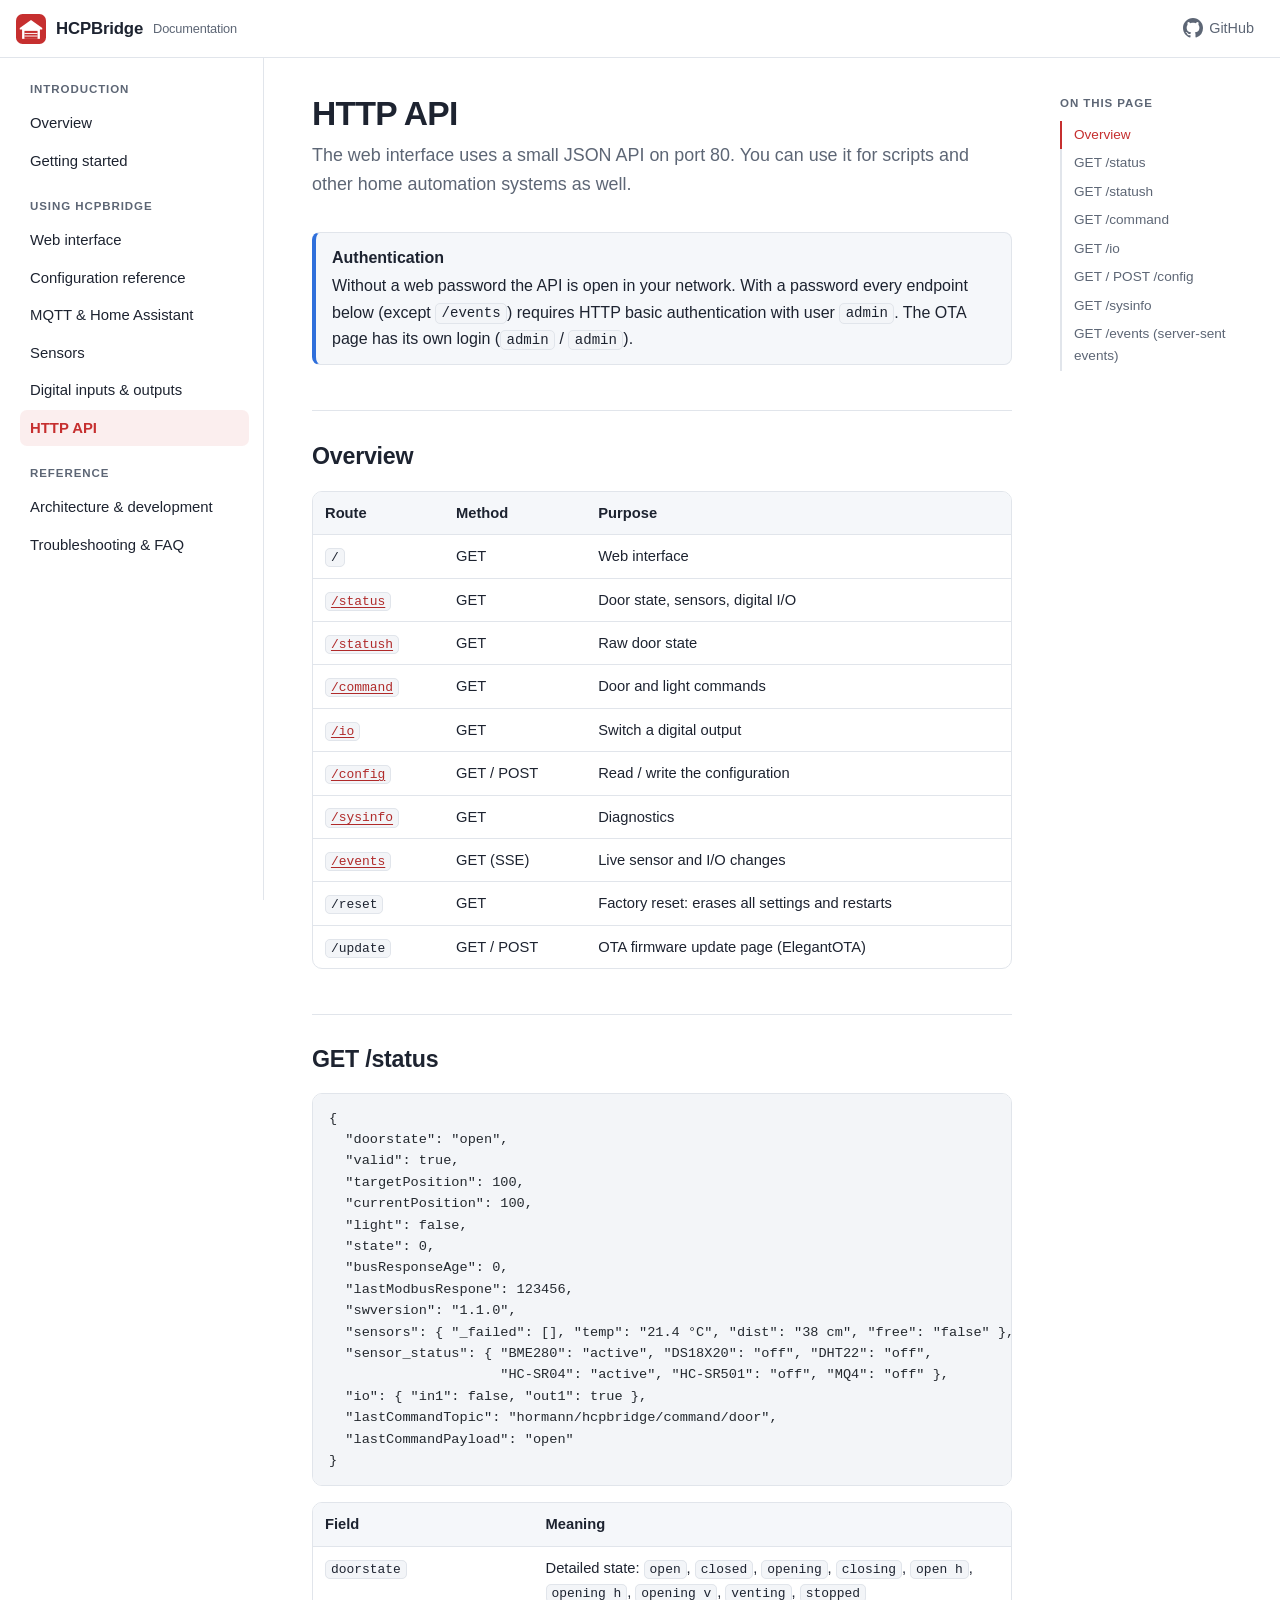
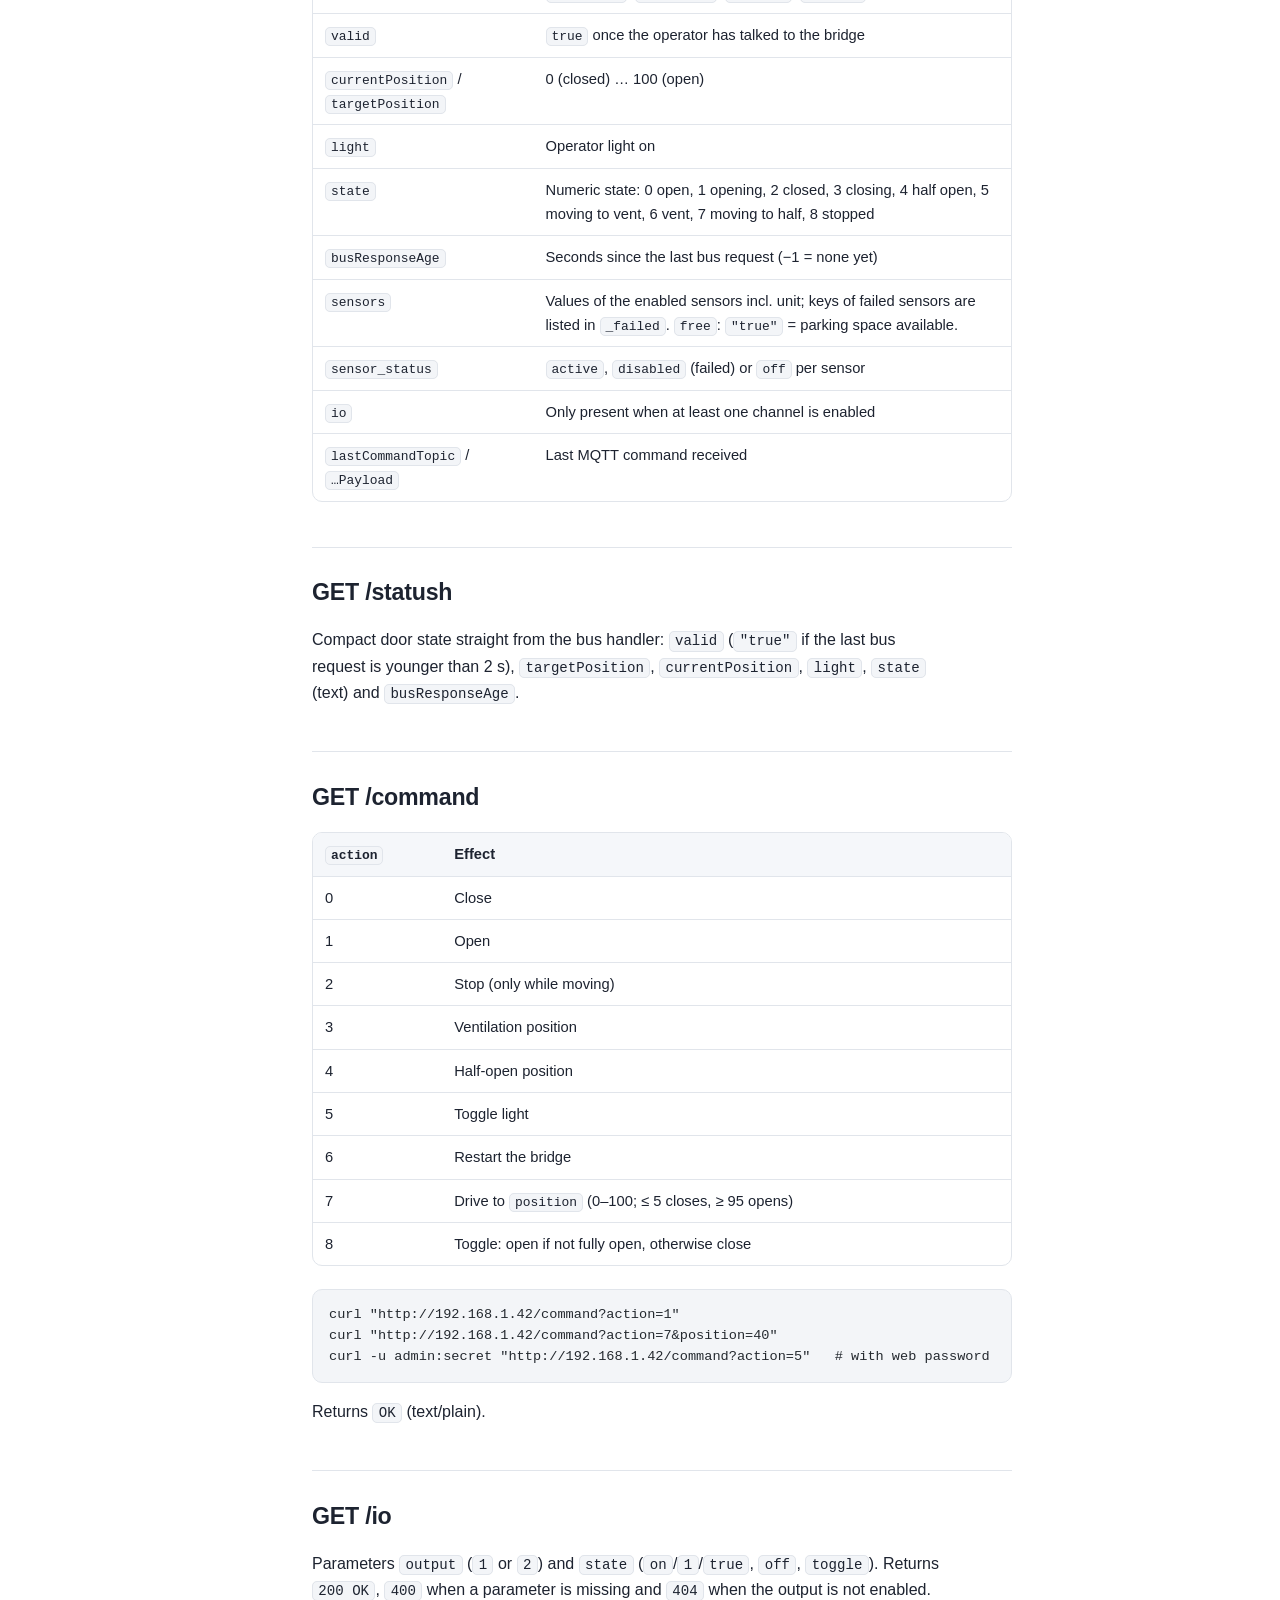
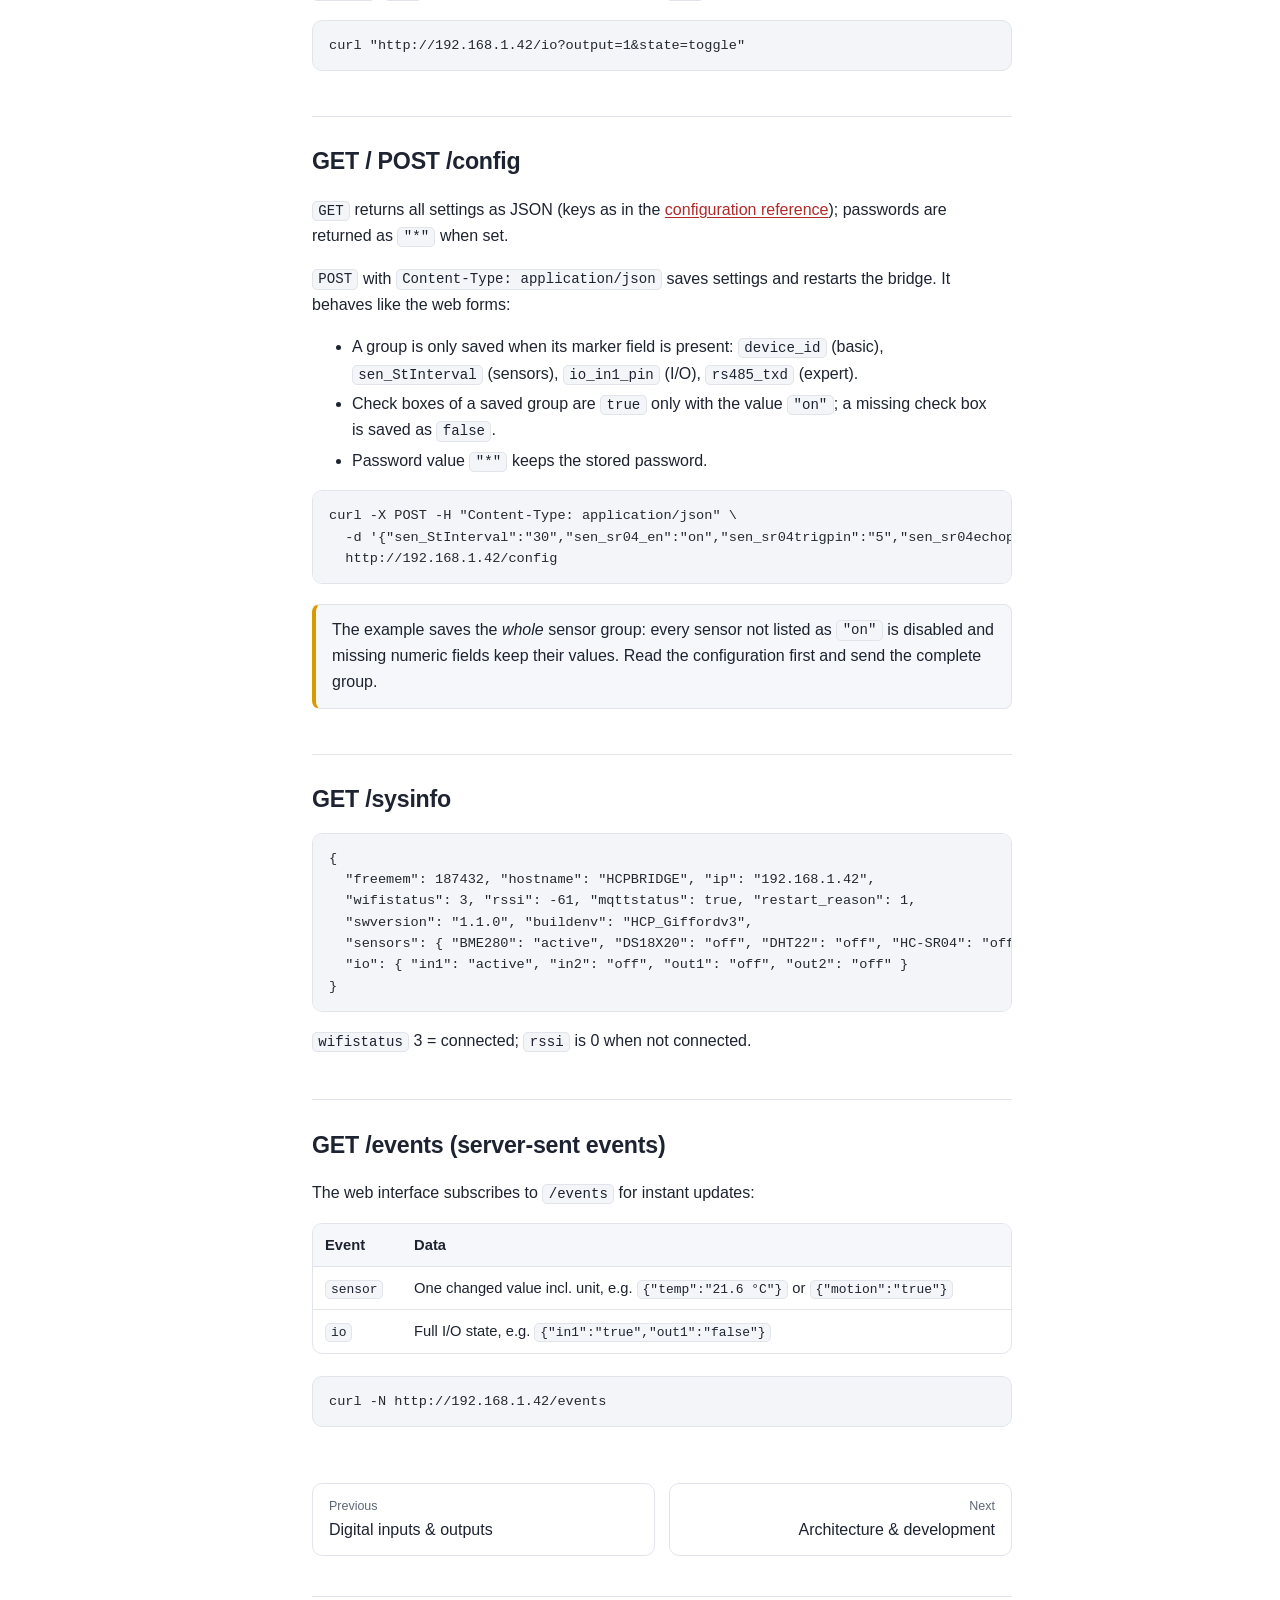
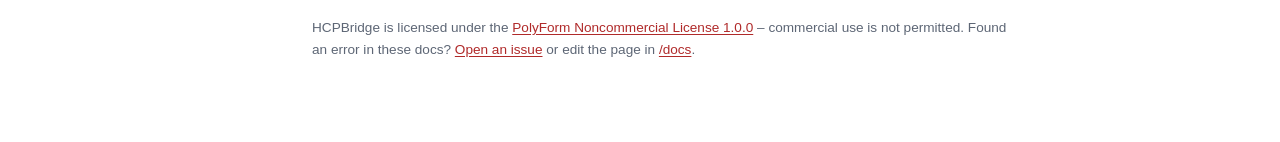
<file: docs/http-api.html>
<!DOCTYPE html>
<html lang="en">
<head>
  <meta charset="utf-8">
  <meta name="viewport" content="width=device-width, initial-scale=1">
  <title>HTTP API · HCPBridge</title>
  <meta name="description" content="HTTP endpoints of HCPBridge: door status, commands, digital outputs, configuration, system information, server-sent events, factory reset and OTA update.">
  <meta name="color-scheme" content="light dark">
  <link rel="icon" href="assets/favicon.svg" type="image/svg+xml">
  <link rel="stylesheet" href="assets/style.css">
  <script src="assets/site.js" defer></script>
</head>
<body>
<header class="topbar">
  <button class="menu-btn" type="button" aria-label="Menu" aria-expanded="false"><svg viewBox="0 0 24 24"><path d="M4 7h16M4 12h16M4 17h16"/></svg></button>
  <a class="brand" href="index.html"><img src="assets/favicon.svg" alt="">HCPBridge <small>Documentation</small></a>
  <span class="spacer"></span>
  <a class="gh" href="https://github.com/Gifford47/HCPBridgeMqtt"><svg viewBox="0 0 16 16" aria-hidden="true"><path d="M8 0C3.58 0 0 3.58 0 8c0 3.54 2.29 6.53 5.47 7.59.4.07.55-.17.55-.38 0-.19-.01-.82-.01-1.49-2.01.37-2.53-.49-2.69-.94-.09-.23-.48-.94-.82-1.13-.28-.15-.68-.52-.01-.53.63-.01 1.08.58 1.23.82.72 1.21 1.87.87 2.33.66.07-.52.28-.87.51-1.07-1.78-.2-3.64-.89-3.64-3.95 0-.87.31-1.59.82-2.15-.08-.2-.36-1.02.08-2.12 0 0 .67-.21 2.2.82.64-.18 1.32-.27 2-.27.68 0 1.36.09 2 .27 1.53-1.04 2.2-.82 2.2-.82.44 1.1.16 1.92.08 2.12.51.56.82 1.27.82 2.15 0 3.07-1.87 3.75-3.65 3.95.29.25.54.73.54 1.48 0 1.07-.01 1.93-.01 2.2 0 .21.15.46.55.38A8.013 8.013 0 0016 8c0-4.42-3.58-8-8-8z"/></svg><span>GitHub</span></a>
</header>
<div class="layout">
  <nav id="sidebar" class="sidebar" aria-label="Documentation"><noscript><a href="index.html">Overview</a><a href="getting-started.html">Getting started</a><a href="web-interface.html">Web interface</a><a href="configuration.html">Configuration reference</a><a href="home-assistant.html">MQTT &amp; Home Assistant</a><a href="sensors.html">Sensors</a><a href="inputs-outputs.html">Digital inputs &amp; outputs</a><a href="http-api.html">HTTP API</a><a href="architecture.html">Architecture &amp; development</a><a href="troubleshooting.html">Troubleshooting &amp; FAQ</a></noscript></nav>
  <main>
    <h1>HTTP API</h1>
    <p class="lead">The web interface uses a small JSON API on port 80. You can use it for scripts and other home automation systems as well.</p>
    <div class="callout"><span class="t">Authentication</span>Without a web password the API is open in your network. With a password every endpoint below (except <code>/events</code>) requires HTTP basic authentication with user <code>admin</code>. The OTA page has its own login (<code>admin</code> / <code>admin</code>).</div>

    <h2>Overview</h2>
    <table>
      <thead><tr><th>Route</th><th>Method</th><th>Purpose</th></tr></thead>
      <tbody>
        <tr><td><code>/</code></td><td>GET</td><td>Web interface</td></tr>
        <tr><td><a href="#status"><code>/status</code></a></td><td>GET</td><td>Door state, sensors, digital I/O</td></tr>
        <tr><td><a href="#statush"><code>/statush</code></a></td><td>GET</td><td>Raw door state</td></tr>
        <tr><td><a href="#command"><code>/command</code></a></td><td>GET</td><td>Door and light commands</td></tr>
        <tr><td><a href="#io"><code>/io</code></a></td><td>GET</td><td>Switch a digital output</td></tr>
        <tr><td><a href="#config"><code>/config</code></a></td><td>GET / POST</td><td>Read / write the configuration</td></tr>
        <tr><td><a href="#sysinfo"><code>/sysinfo</code></a></td><td>GET</td><td>Diagnostics</td></tr>
        <tr><td><a href="#events"><code>/events</code></a></td><td>GET (SSE)</td><td>Live sensor and I/O changes</td></tr>
        <tr><td><code>/reset</code></td><td>GET</td><td>Factory reset: erases all settings and restarts</td></tr>
        <tr><td><code>/update</code></td><td>GET / POST</td><td>OTA firmware update page (ElegantOTA)</td></tr>
      </tbody>
    </table>

    <h2 id="status">GET /status</h2>
<pre><code>{
  "doorstate": "open",
  "valid": true,
  "targetPosition": 100,
  "currentPosition": 100,
  "light": false,
  "state": 0,
  "busResponseAge": 0,
  "lastModbusRespone": 123456,
  "swversion": "1.1.0",
  "sensors": { "_failed": [], "temp": "21.4 °C", "dist": "38 cm", "free": "false" },
  "sensor_status": { "BME280": "active", "DS18X20": "off", "DHT22": "off",
                     "HC-SR04": "active", "HC-SR501": "off", "MQ4": "off" },
  "io": { "in1": false, "out1": true },
  "lastCommandTopic": "hormann/hcpbridge/command/door",
  "lastCommandPayload": "open"
}</code></pre>
    <table>
      <thead><tr><th>Field</th><th>Meaning</th></tr></thead>
      <tbody>
        <tr><td><code>doorstate</code></td><td>Detailed state: <code>open</code>, <code>closed</code>, <code>opening</code>, <code>closing</code>, <code>open h</code>, <code>opening h</code>, <code>opening v</code>, <code>venting</code>, <code>stopped</code></td></tr>
        <tr><td><code>valid</code></td><td><code>true</code> once the operator has talked to the bridge</td></tr>
        <tr><td><code>currentPosition</code> / <code>targetPosition</code></td><td>0 (closed) … 100 (open)</td></tr>
        <tr><td><code>light</code></td><td>Operator light on</td></tr>
        <tr><td><code>state</code></td><td>Numeric state: 0 open, 1 opening, 2 closed, 3 closing, 4 half open, 5 moving to vent, 6 vent, 7 moving to half, 8 stopped</td></tr>
        <tr><td><code>busResponseAge</code></td><td>Seconds since the last bus request (−1 = none yet)</td></tr>
        <tr><td><code>sensors</code></td><td>Values of the enabled sensors incl. unit; keys of failed sensors are listed in <code>_failed</code>. <code>free</code>: <code>"true"</code> = parking space available.</td></tr>
        <tr><td><code>sensor_status</code></td><td><code>active</code>, <code>disabled</code> (failed) or <code>off</code> per sensor</td></tr>
        <tr><td><code>io</code></td><td>Only present when at least one channel is enabled</td></tr>
        <tr><td><code>lastCommandTopic</code> / <code>…Payload</code></td><td>Last MQTT command received</td></tr>
      </tbody>
    </table>

    <h2 id="statush">GET /statush</h2>
    <p>Compact door state straight from the bus handler: <code>valid</code> (<code>"true"</code> if the last bus request is younger than 2 s), <code>targetPosition</code>, <code>currentPosition</code>, <code>light</code>, <code>state</code> (text) and <code>busResponseAge</code>.</p>

    <h2 id="command">GET /command</h2>
    <table>
      <thead><tr><th><code>action</code></th><th>Effect</th></tr></thead>
      <tbody>
        <tr><td>0</td><td>Close</td></tr>
        <tr><td>1</td><td>Open</td></tr>
        <tr><td>2</td><td>Stop (only while moving)</td></tr>
        <tr><td>3</td><td>Ventilation position</td></tr>
        <tr><td>4</td><td>Half-open position</td></tr>
        <tr><td>5</td><td>Toggle light</td></tr>
        <tr><td>6</td><td>Restart the bridge</td></tr>
        <tr><td>7</td><td>Drive to <code>position</code> (0–100; ≤ 5 closes, ≥ 95 opens)</td></tr>
        <tr><td>8</td><td>Toggle: open if not fully open, otherwise close</td></tr>
      </tbody>
    </table>
<pre><code>curl "http://192.168.1.42/command?action=1"
curl "http://192.168.1.42/command?action=7&amp;position=40"
curl -u admin:secret "http://192.168.1.42/command?action=5"   # with web password</code></pre>
    <p>Returns <code>OK</code> (text/plain).</p>

    <h2 id="io">GET /io</h2>
    <p>Parameters <code>output</code> (<code>1</code> or <code>2</code>) and <code>state</code> (<code>on</code>/<code>1</code>/<code>true</code>, <code>off</code>, <code>toggle</code>). Returns <code>200 OK</code>, <code>400</code> when a parameter is missing and <code>404</code> when the output is not enabled.</p>
<pre><code>curl "http://192.168.1.42/io?output=1&amp;state=toggle"</code></pre>

    <h2 id="config">GET / POST /config</h2>
    <p><code>GET</code> returns all settings as JSON (keys as in the <a href="configuration.html">configuration reference</a>); passwords are returned as <code>"*"</code> when set.</p>
    <p><code>POST</code> with <code>Content-Type: application/json</code> saves settings and restarts the bridge. It behaves like the web forms:</p>
    <ul>
      <li>A group is only saved when its marker field is present: <code>device_id</code> (basic), <code>sen_StInterval</code> (sensors), <code>io_in1_pin</code> (I/O), <code>rs485_txd</code> (expert).</li>
      <li>Check boxes of a saved group are <code>true</code> only with the value <code>"on"</code>; a missing check box is saved as <code>false</code>.</li>
      <li>Password value <code>"*"</code> keeps the stored password.</li>
    </ul>
<pre><code>curl -X POST -H "Content-Type: application/json" \
  -d '{"sen_StInterval":"30","sen_sr04_en":"on","sen_sr04trigpin":"5","sen_sr04echopin":"27"}' \
  http://192.168.1.42/config</code></pre>
    <div class="callout warn">The example saves the <em>whole</em> sensor group: every sensor not listed as <code>"on"</code> is disabled and missing numeric fields keep their values. Read the configuration first and send the complete group.</div>

    <h2 id="sysinfo">GET /sysinfo</h2>
<pre><code>{
  "freemem": 187432, "hostname": "HCPBRIDGE", "ip": "192.168.1.42",
  "wifistatus": 3, "rssi": -61, "mqttstatus": true, "restart_reason": 1,
  "swversion": "1.1.0", "buildenv": "HCP_Giffordv3",
  "sensors": { "BME280": "active", "DS18X20": "off", "DHT22": "off", "HC-SR04": "off", "HC-SR501": "off", "MQ4": "off" },
  "io": { "in1": "active", "in2": "off", "out1": "off", "out2": "off" }
}</code></pre>
    <p><code>wifistatus</code> 3 = connected; <code>rssi</code> is 0 when not connected.</p>

    <h2 id="events">GET /events (server-sent events)</h2>
    <p>The web interface subscribes to <code>/events</code> for instant updates:</p>
    <table>
      <thead><tr><th>Event</th><th>Data</th></tr></thead>
      <tbody>
        <tr><td><code>sensor</code></td><td>One changed value incl. unit, e.g. <code>{"temp":"21.6 °C"}</code> or <code>{"motion":"true"}</code></td></tr>
        <tr><td><code>io</code></td><td>Full I/O state, e.g. <code>{"in1":"true","out1":"false"}</code></td></tr>
      </tbody>
    </table>
<pre><code>curl -N http://192.168.1.42/events</code></pre>
  </main>
  <aside id="toc" class="toc" aria-label="On this page"></aside>
</div>
</body>
</html>
</file>
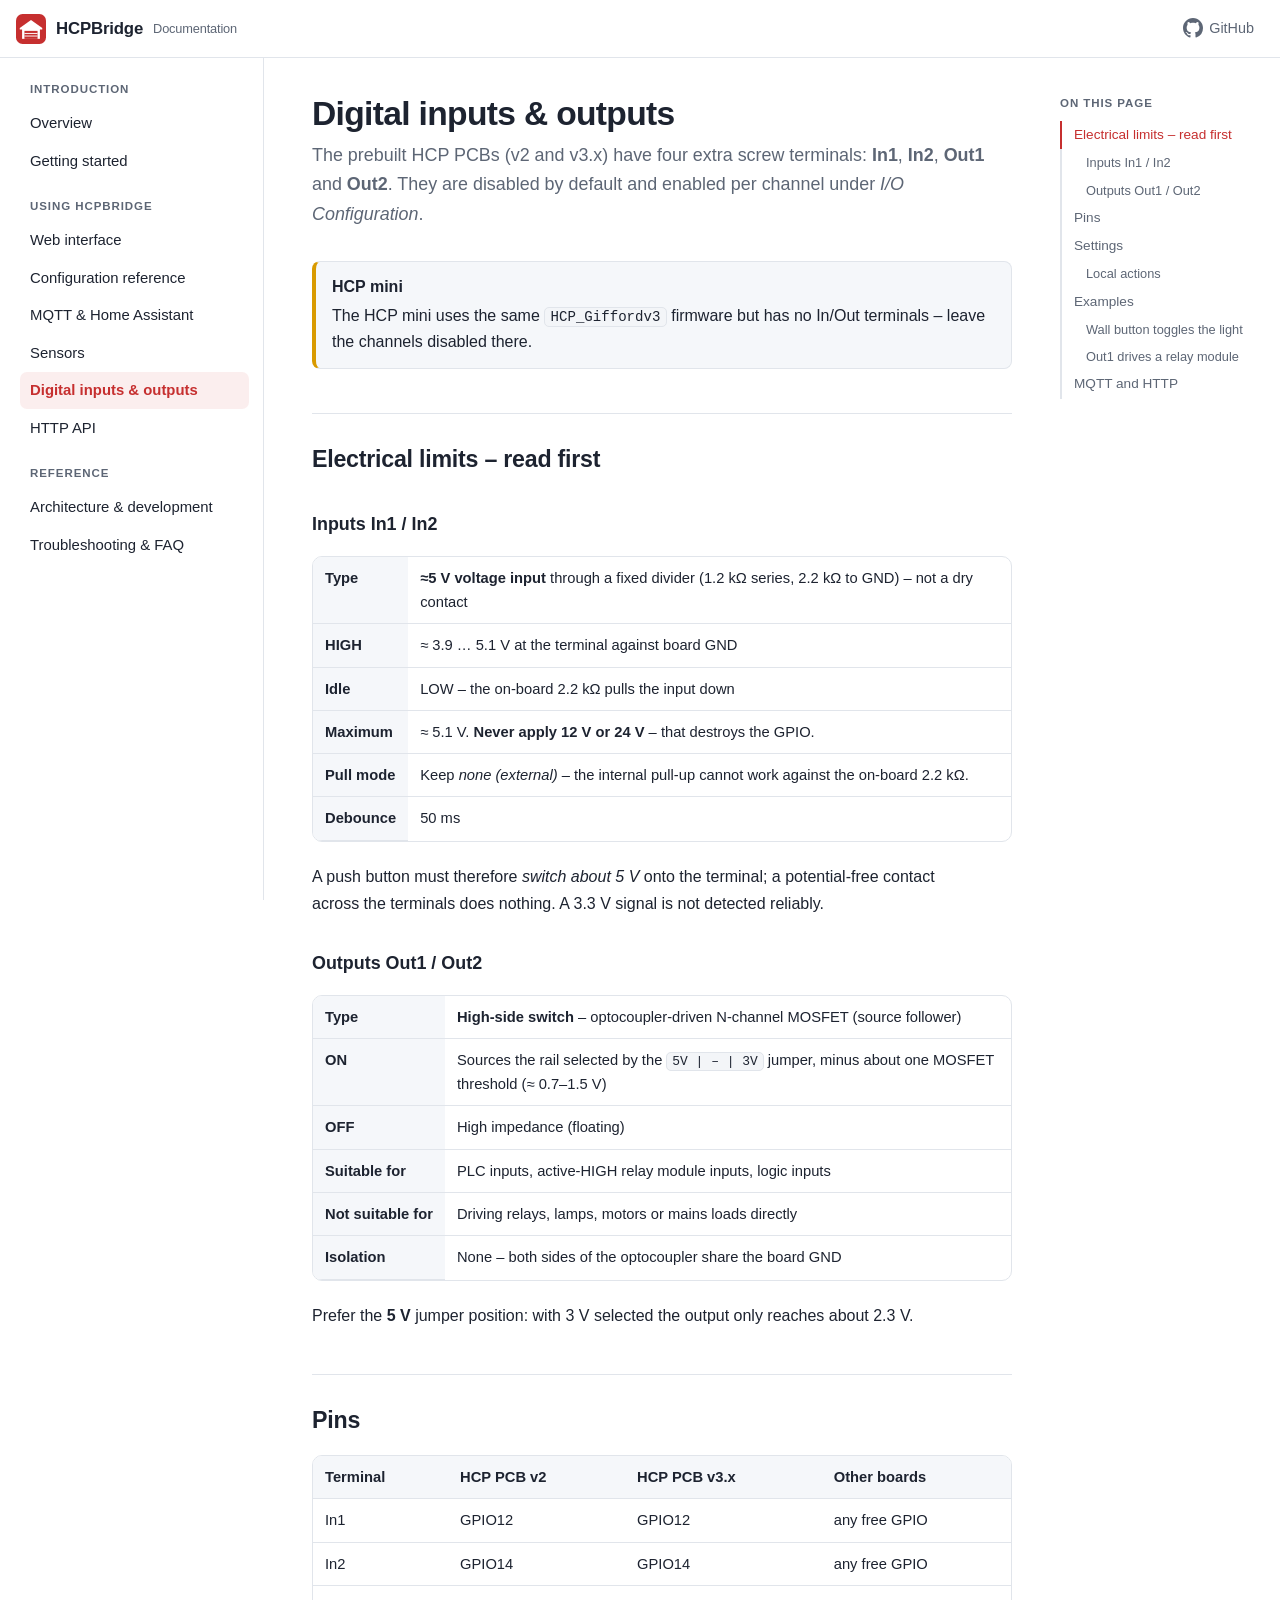
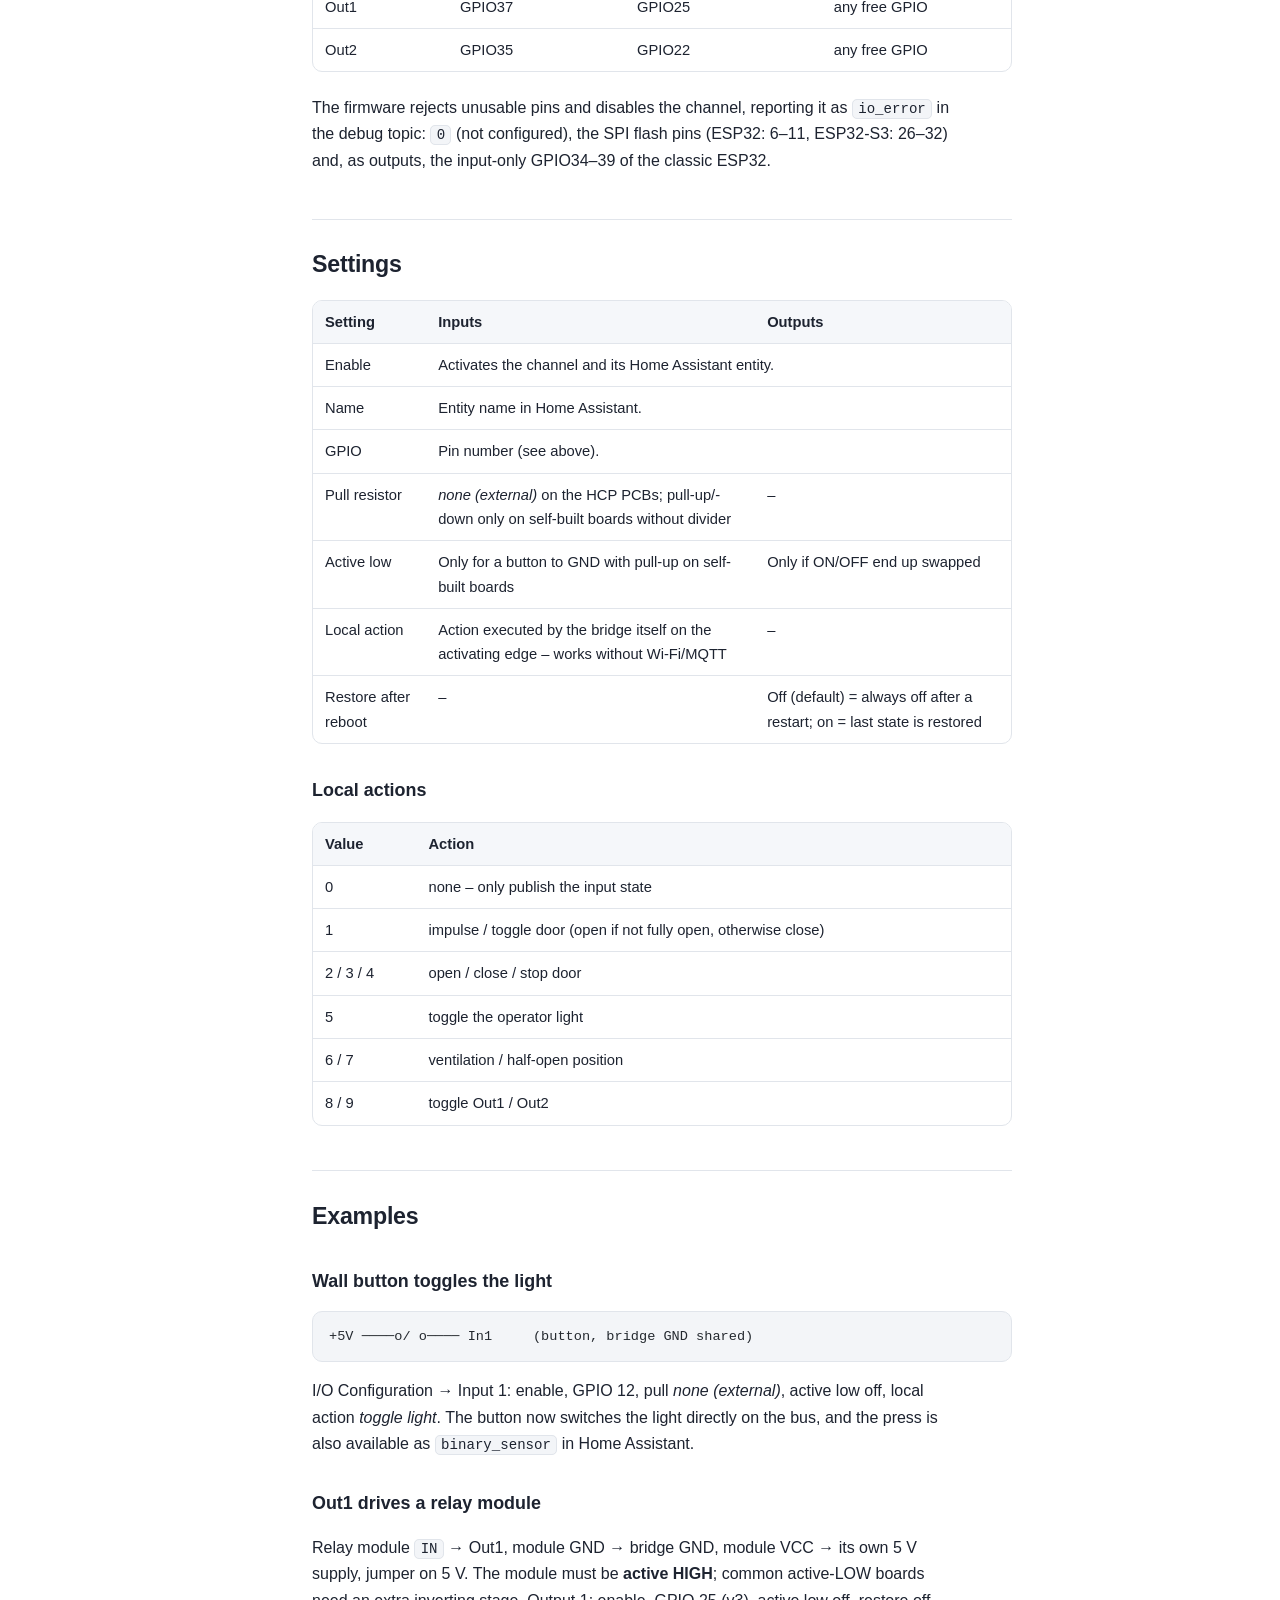
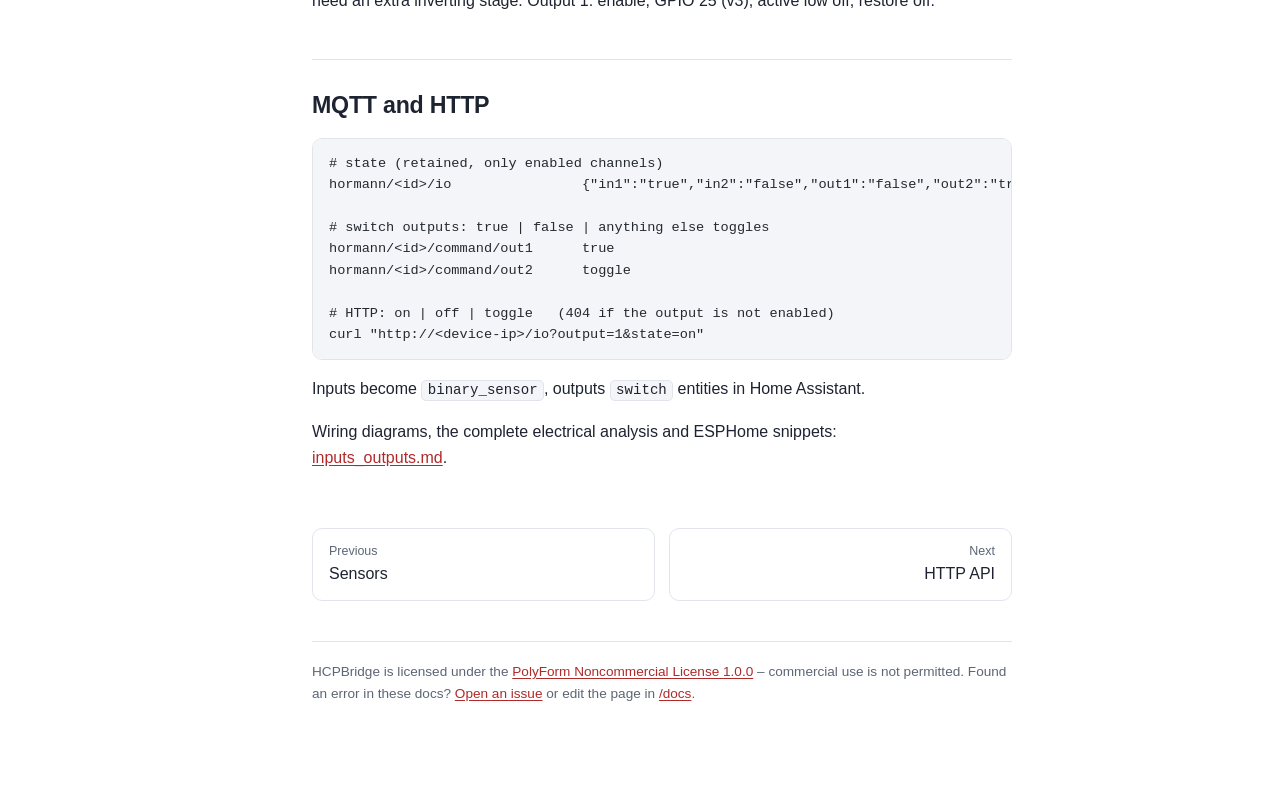
<file: docs/inputs-outputs.html>
<!DOCTYPE html>
<html lang="en">
<head>
  <meta charset="utf-8">
  <meta name="viewport" content="width=device-width, initial-scale=1">
  <title>Digital inputs & outputs · HCPBridge</title>
  <meta name="description" content="The In1/In2/Out1/Out2 terminals of the prebuilt HCP PCBs: electrical limits, wiring, local actions, Home Assistant entities, MQTT and HTTP control.">
  <meta name="color-scheme" content="light dark">
  <link rel="icon" href="assets/favicon.svg" type="image/svg+xml">
  <link rel="stylesheet" href="assets/style.css">
  <script src="assets/site.js" defer></script>
</head>
<body>
<header class="topbar">
  <button class="menu-btn" type="button" aria-label="Menu" aria-expanded="false"><svg viewBox="0 0 24 24"><path d="M4 7h16M4 12h16M4 17h16"/></svg></button>
  <a class="brand" href="index.html"><img src="assets/favicon.svg" alt="">HCPBridge <small>Documentation</small></a>
  <span class="spacer"></span>
  <a class="gh" href="https://github.com/Gifford47/HCPBridgeMqtt"><svg viewBox="0 0 16 16" aria-hidden="true"><path d="M8 0C3.58 0 0 3.58 0 8c0 3.54 2.29 6.53 5.47 7.59.4.07.55-.17.55-.38 0-.19-.01-.82-.01-1.49-2.01.37-2.53-.49-2.69-.94-.09-.23-.48-.94-.82-1.13-.28-.15-.68-.52-.01-.53.63-.01 1.08.58 1.23.82.72 1.21 1.87.87 2.33.66.07-.52.28-.87.51-1.07-1.78-.2-3.64-.89-3.64-3.95 0-.87.31-1.59.82-2.15-.08-.2-.36-1.02.08-2.12 0 0 .67-.21 2.2.82.64-.18 1.32-.27 2-.27.68 0 1.36.09 2 .27 1.53-1.04 2.2-.82 2.2-.82.44 1.1.16 1.92.08 2.12.51.56.82 1.27.82 2.15 0 3.07-1.87 3.75-3.65 3.95.29.25.54.73.54 1.48 0 1.07-.01 1.93-.01 2.2 0 .21.15.46.55.38A8.013 8.013 0 0016 8c0-4.42-3.58-8-8-8z"/></svg><span>GitHub</span></a>
</header>
<div class="layout">
  <nav id="sidebar" class="sidebar" aria-label="Documentation"><noscript><a href="index.html">Overview</a><a href="getting-started.html">Getting started</a><a href="web-interface.html">Web interface</a><a href="configuration.html">Configuration reference</a><a href="home-assistant.html">MQTT &amp; Home Assistant</a><a href="sensors.html">Sensors</a><a href="inputs-outputs.html">Digital inputs &amp; outputs</a><a href="http-api.html">HTTP API</a><a href="architecture.html">Architecture &amp; development</a><a href="troubleshooting.html">Troubleshooting &amp; FAQ</a></noscript></nav>
  <main>
    <h1>Digital inputs &amp; outputs</h1>
    <p class="lead">The prebuilt HCP PCBs (v2 and v3.x) have four extra screw terminals: <strong>In1</strong>, <strong>In2</strong>, <strong>Out1</strong> and <strong>Out2</strong>. They are disabled by default and enabled per channel under <em>I/O Configuration</em>.</p>
    <div class="callout warn"><span class="t">HCP mini</span>The HCP mini uses the same <code>HCP_Giffordv3</code> firmware but has no In/Out terminals – leave the channels disabled there.</div>

    <h2>Electrical limits – read first</h2>
    <h3>Inputs In1 / In2</h3>
    <table>
      <tbody>
        <tr><th>Type</th><td><strong>≈5 V voltage input</strong> through a fixed divider (1.2&nbsp;kΩ series, 2.2&nbsp;kΩ to GND) – not a dry contact</td></tr>
        <tr><th>HIGH</th><td>≈ 3.9 … 5.1 V at the terminal against board GND</td></tr>
        <tr><th>Idle</th><td>LOW – the on-board 2.2&nbsp;kΩ pulls the input down</td></tr>
        <tr><th>Maximum</th><td>≈ 5.1 V. <strong>Never apply 12 V or 24 V</strong> – that destroys the GPIO.</td></tr>
        <tr><th>Pull mode</th><td>Keep <em>none (external)</em> – the internal pull-up cannot work against the on-board 2.2&nbsp;kΩ.</td></tr>
        <tr><th>Debounce</th><td>50 ms</td></tr>
      </tbody>
    </table>
    <p>A push button must therefore <em>switch about 5&nbsp;V</em> onto the terminal; a potential-free contact across the terminals does nothing. A 3.3&nbsp;V signal is not detected reliably.</p>

    <h3>Outputs Out1 / Out2</h3>
    <table>
      <tbody>
        <tr><th>Type</th><td><strong>High-side switch</strong> – optocoupler-driven N-channel MOSFET (source follower)</td></tr>
        <tr><th>ON</th><td>Sources the rail selected by the <code>5V | – | 3V</code> jumper, minus about one MOSFET threshold (≈ 0.7–1.5 V)</td></tr>
        <tr><th>OFF</th><td>High impedance (floating)</td></tr>
        <tr><th>Suitable for</th><td>PLC inputs, active-HIGH relay module inputs, logic inputs</td></tr>
        <tr><th>Not suitable for</th><td>Driving relays, lamps, motors or mains loads directly</td></tr>
        <tr><th>Isolation</th><td>None – both sides of the optocoupler share the board GND</td></tr>
      </tbody>
    </table>
    <p>Prefer the <strong>5&nbsp;V</strong> jumper position: with 3&nbsp;V selected the output only reaches about 2.3&nbsp;V.</p>

    <h2>Pins</h2>
    <table>
      <thead><tr><th>Terminal</th><th>HCP PCB v2</th><th>HCP PCB v3.x</th><th>Other boards</th></tr></thead>
      <tbody>
        <tr><td>In1</td><td>GPIO12</td><td>GPIO12</td><td>any free GPIO</td></tr>
        <tr><td>In2</td><td>GPIO14</td><td>GPIO14</td><td>any free GPIO</td></tr>
        <tr><td>Out1</td><td>GPIO37</td><td>GPIO25</td><td>any free GPIO</td></tr>
        <tr><td>Out2</td><td>GPIO35</td><td>GPIO22</td><td>any free GPIO</td></tr>
      </tbody>
    </table>
    <p>The firmware rejects unusable pins and disables the channel, reporting it as <code>io_error</code> in the debug topic: <code>0</code> (not configured), the SPI flash pins (ESP32: 6–11, ESP32-S3: 26–32) and, as outputs, the input-only GPIO34–39 of the classic ESP32.</p>

    <h2>Settings</h2>
    <table>
      <thead><tr><th>Setting</th><th>Inputs</th><th>Outputs</th></tr></thead>
      <tbody>
        <tr><td>Enable</td><td colspan="2">Activates the channel and its Home Assistant entity.</td></tr>
        <tr><td>Name</td><td colspan="2">Entity name in Home Assistant.</td></tr>
        <tr><td>GPIO</td><td colspan="2">Pin number (see above).</td></tr>
        <tr><td>Pull resistor</td><td><em>none (external)</em> on the HCP PCBs; pull-up/-down only on self-built boards without divider</td><td>–</td></tr>
        <tr><td>Active low</td><td>Only for a button to GND with pull-up on self-built boards</td><td>Only if ON/OFF end up swapped</td></tr>
        <tr><td>Local action</td><td>Action executed by the bridge itself on the activating edge – works without Wi-Fi/MQTT</td><td>–</td></tr>
        <tr><td>Restore after reboot</td><td>–</td><td>Off (default) = always off after a restart; on = last state is restored</td></tr>
      </tbody>
    </table>
    <h3>Local actions</h3>
    <table>
      <thead><tr><th>Value</th><th>Action</th></tr></thead>
      <tbody>
        <tr><td>0</td><td>none – only publish the input state</td></tr>
        <tr><td>1</td><td>impulse / toggle door (open if not fully open, otherwise close)</td></tr>
        <tr><td>2 / 3 / 4</td><td>open / close / stop door</td></tr>
        <tr><td>5</td><td>toggle the operator light</td></tr>
        <tr><td>6 / 7</td><td>ventilation / half-open position</td></tr>
        <tr><td>8 / 9</td><td>toggle Out1 / Out2</td></tr>
      </tbody>
    </table>

    <h2>Examples</h2>
    <h3>Wall button toggles the light</h3>
<pre><code>+5V ────o/ o──── In1     (button, bridge GND shared)</code></pre>
    <p>I/O Configuration → Input 1: enable, GPIO 12, pull <em>none (external)</em>, active low off, local action <em>toggle light</em>. The button now switches the light directly on the bus, and the press is also available as <code>binary_sensor</code> in Home Assistant.</p>
    <h3>Out1 drives a relay module</h3>
    <p>Relay module <code>IN</code> → Out1, module GND → bridge GND, module VCC → its own 5&nbsp;V supply, jumper on 5&nbsp;V. The module must be <strong>active HIGH</strong>; common active-LOW boards need an extra inverting stage. Output 1: enable, GPIO 25 (v3), active low off, restore off.</p>

    <h2>MQTT and HTTP</h2>
<pre><code># state (retained, only enabled channels)
hormann/&lt;id&gt;/io                {"in1":"true","in2":"false","out1":"false","out2":"true"}

# switch outputs: true | false | anything else toggles
hormann/&lt;id&gt;/command/out1      true
hormann/&lt;id&gt;/command/out2      toggle

# HTTP: on | off | toggle   (404 if the output is not enabled)
curl "http://&lt;device-ip&gt;/io?output=1&amp;state=on"</code></pre>
    <p>Inputs become <code>binary_sensor</code>, outputs <code>switch</code> entities in Home Assistant.</p>
    <p>Wiring diagrams, the complete electrical analysis and ESPHome snippets: <a href="https://github.com/Gifford47/HCPBridgeMqtt/blob/master/docs/inputs_outputs.md">inputs_outputs.md</a>.</p>
  </main>
  <aside id="toc" class="toc" aria-label="On this page"></aside>
</div>
</body>
</html>
</file>
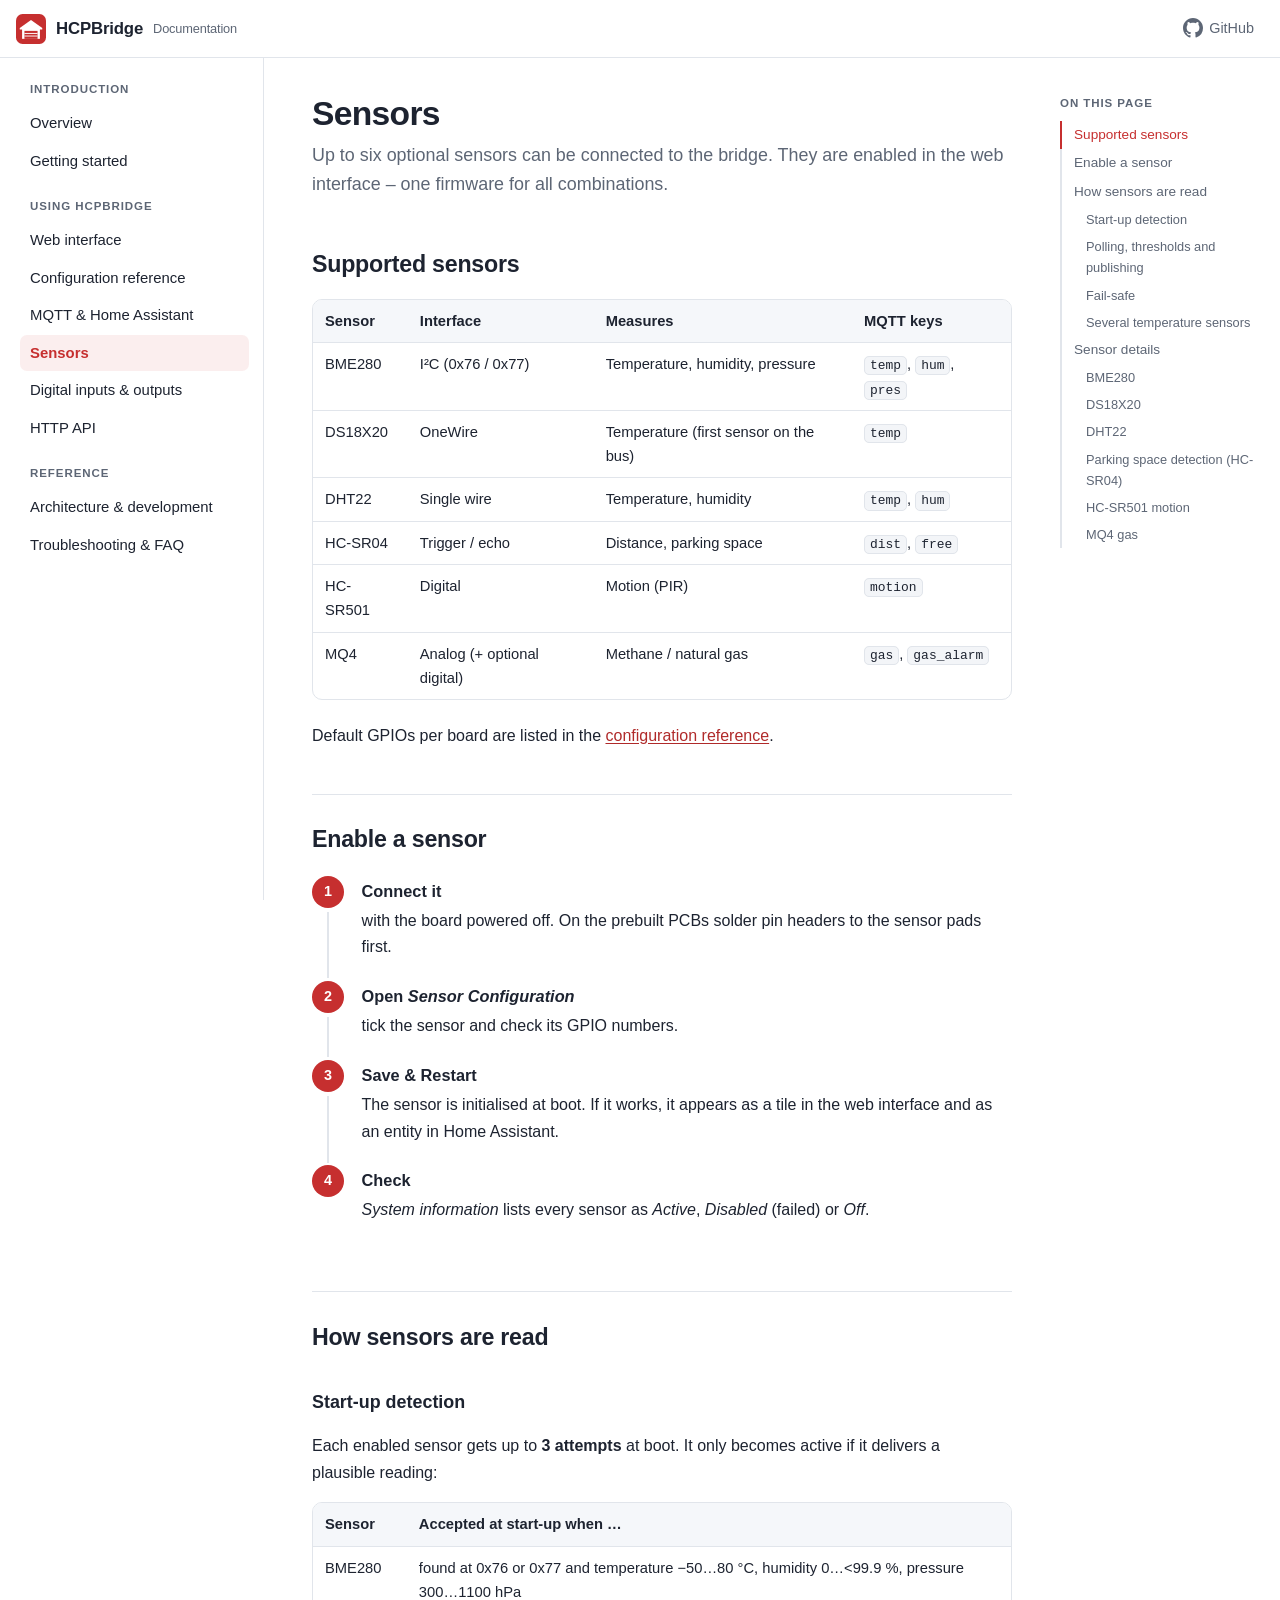
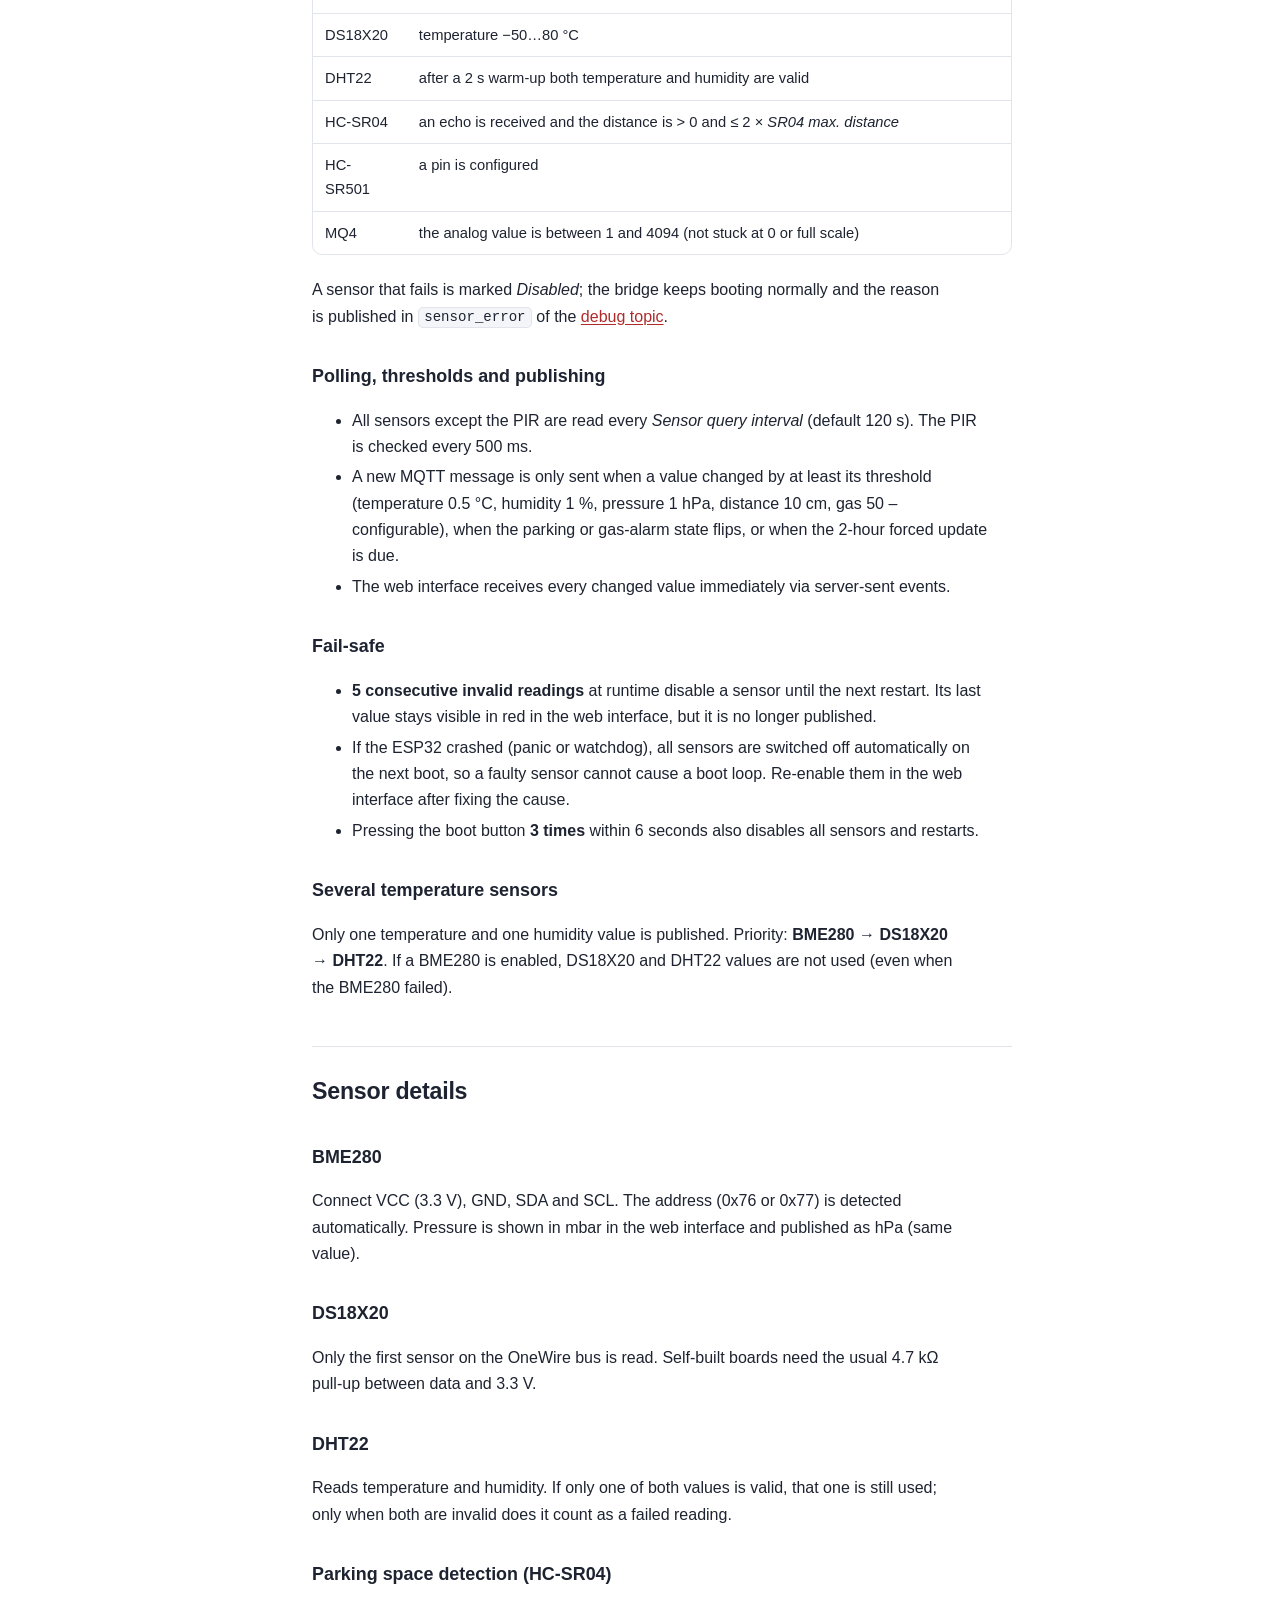
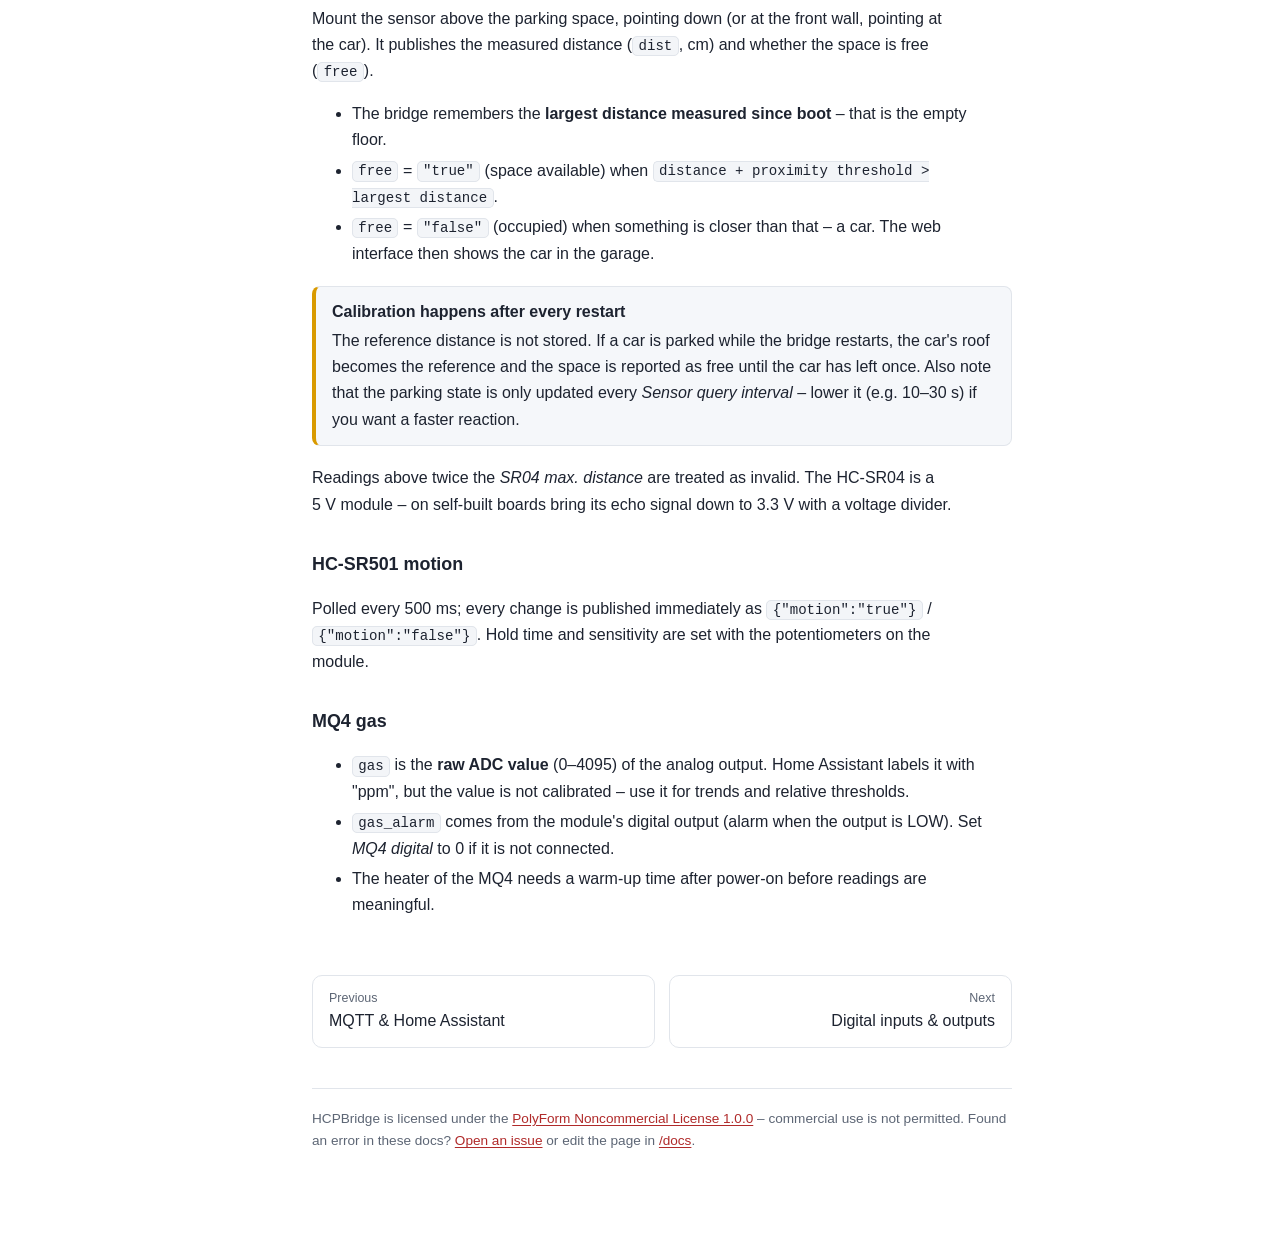
<file: docs/sensors.html>
<!DOCTYPE html>
<html lang="en">
<head>
  <meta charset="utf-8">
  <meta name="viewport" content="width=device-width, initial-scale=1">
  <title>Sensors · HCPBridge</title>
  <meta name="description" content="Optional sensors for HCPBridge: BME280, DS18X20, DHT22, HC-SR04 parking space detection, HC-SR501 motion and MQ4 gas – wiring, pins, detection, thresholds and fail-safe behaviour.">
  <meta name="color-scheme" content="light dark">
  <link rel="icon" href="assets/favicon.svg" type="image/svg+xml">
  <link rel="stylesheet" href="assets/style.css">
  <script src="assets/site.js" defer></script>
</head>
<body>
<header class="topbar">
  <button class="menu-btn" type="button" aria-label="Menu" aria-expanded="false"><svg viewBox="0 0 24 24"><path d="M4 7h16M4 12h16M4 17h16"/></svg></button>
  <a class="brand" href="index.html"><img src="assets/favicon.svg" alt="">HCPBridge <small>Documentation</small></a>
  <span class="spacer"></span>
  <a class="gh" href="https://github.com/Gifford47/HCPBridgeMqtt"><svg viewBox="0 0 16 16" aria-hidden="true"><path d="M8 0C3.58 0 0 3.58 0 8c0 3.54 2.29 6.53 5.47 7.59.4.07.55-.17.55-.38 0-.19-.01-.82-.01-1.49-2.01.37-2.53-.49-2.69-.94-.09-.23-.48-.94-.82-1.13-.28-.15-.68-.52-.01-.53.63-.01 1.08.58 1.23.82.72 1.21 1.87.87 2.33.66.07-.52.28-.87.51-1.07-1.78-.2-3.64-.89-3.64-3.95 0-.87.31-1.59.82-2.15-.08-.2-.36-1.02.08-2.12 0 0 .67-.21 2.2.82.64-.18 1.32-.27 2-.27.68 0 1.36.09 2 .27 1.53-1.04 2.2-.82 2.2-.82.44 1.1.16 1.92.08 2.12.51.56.82 1.27.82 2.15 0 3.07-1.87 3.75-3.65 3.95.29.25.54.73.54 1.48 0 1.07-.01 1.93-.01 2.2 0 .21.15.46.55.38A8.013 8.013 0 0016 8c0-4.42-3.58-8-8-8z"/></svg><span>GitHub</span></a>
</header>
<div class="layout">
  <nav id="sidebar" class="sidebar" aria-label="Documentation"><noscript><a href="index.html">Overview</a><a href="getting-started.html">Getting started</a><a href="web-interface.html">Web interface</a><a href="configuration.html">Configuration reference</a><a href="home-assistant.html">MQTT &amp; Home Assistant</a><a href="sensors.html">Sensors</a><a href="inputs-outputs.html">Digital inputs &amp; outputs</a><a href="http-api.html">HTTP API</a><a href="architecture.html">Architecture &amp; development</a><a href="troubleshooting.html">Troubleshooting &amp; FAQ</a></noscript></nav>
  <main>
    <h1>Sensors</h1>
    <p class="lead">Up to six optional sensors can be connected to the bridge. They are enabled in the web interface – one firmware for all combinations.</p>

    <h2>Supported sensors</h2>
    <table>
      <thead><tr><th>Sensor</th><th>Interface</th><th>Measures</th><th>MQTT keys</th></tr></thead>
      <tbody>
        <tr><td>BME280</td><td>I²C (0x76 / 0x77)</td><td>Temperature, humidity, pressure</td><td><code>temp</code>, <code>hum</code>, <code>pres</code></td></tr>
        <tr><td>DS18X20</td><td>OneWire</td><td>Temperature (first sensor on the bus)</td><td><code>temp</code></td></tr>
        <tr><td>DHT22</td><td>Single wire</td><td>Temperature, humidity</td><td><code>temp</code>, <code>hum</code></td></tr>
        <tr><td>HC-SR04</td><td>Trigger / echo</td><td>Distance, parking space</td><td><code>dist</code>, <code>free</code></td></tr>
        <tr><td>HC-SR501</td><td>Digital</td><td>Motion (PIR)</td><td><code>motion</code></td></tr>
        <tr><td>MQ4</td><td>Analog (+ optional digital)</td><td>Methane / natural gas</td><td><code>gas</code>, <code>gas_alarm</code></td></tr>
      </tbody>
    </table>
    <p>Default GPIOs per board are listed in the <a href="configuration.html#pin-defaults">configuration reference</a>.</p>

    <h2>Enable a sensor</h2>
    <ol class="steps">
      <li><strong>Connect it</strong>with the board powered off. On the prebuilt PCBs solder pin headers to the sensor pads first.</li>
      <li><strong>Open <em>Sensor Configuration</em></strong>tick the sensor and check its GPIO numbers.</li>
      <li><strong>Save &amp; Restart</strong>The sensor is initialised at boot. If it works, it appears as a tile in the web interface and as an entity in Home Assistant.</li>
      <li><strong>Check</strong><em>System information</em> lists every sensor as <em>Active</em>, <em>Disabled</em> (failed) or <em>Off</em>.</li>
    </ol>

    <h2>How sensors are read</h2>
    <h3>Start-up detection</h3>
    <p>Each enabled sensor gets up to <strong>3 attempts</strong> at boot. It only becomes active if it delivers a plausible reading:</p>
    <table>
      <thead><tr><th>Sensor</th><th>Accepted at start-up when …</th></tr></thead>
      <tbody>
        <tr><td>BME280</td><td>found at 0x76 or 0x77 and temperature −50…80 °C, humidity 0…&lt;99.9 %, pressure 300…1100 hPa</td></tr>
        <tr><td>DS18X20</td><td>temperature −50…80 °C</td></tr>
        <tr><td>DHT22</td><td>after a 2 s warm-up both temperature and humidity are valid</td></tr>
        <tr><td>HC-SR04</td><td>an echo is received and the distance is &gt; 0 and ≤ 2 × <em>SR04 max. distance</em></td></tr>
        <tr><td>HC-SR501</td><td>a pin is configured</td></tr>
        <tr><td>MQ4</td><td>the analog value is between 1 and 4094 (not stuck at 0 or full scale)</td></tr>
      </tbody>
    </table>
    <p>A sensor that fails is marked <em>Disabled</em>; the bridge keeps booting normally and the reason is published in <code>sensor_error</code> of the <a href="home-assistant.html#debug">debug topic</a>.</p>

    <h3>Polling, thresholds and publishing</h3>
    <ul>
      <li>All sensors except the PIR are read every <em>Sensor query interval</em> (default 120 s). The PIR is checked every 500 ms.</li>
      <li>A new MQTT message is only sent when a value changed by at least its threshold (temperature 0.5 °C, humidity 1 %, pressure 1 hPa, distance 10 cm, gas 50 – configurable), when the parking or gas-alarm state flips, or when the 2-hour forced update is due.</li>
      <li>The web interface receives every changed value immediately via server-sent events.</li>
    </ul>

    <h3>Fail-safe</h3>
    <ul>
      <li><strong>5 consecutive invalid readings</strong> at runtime disable a sensor until the next restart. Its last value stays visible in red in the web interface, but it is no longer published.</li>
      <li>If the ESP32 crashed (panic or watchdog), all sensors are switched off automatically on the next boot, so a faulty sensor cannot cause a boot loop. Re-enable them in the web interface after fixing the cause.</li>
      <li>Pressing the boot button <strong>3 times</strong> within 6 seconds also disables all sensors and restarts.</li>
    </ul>

    <h3>Several temperature sensors</h3>
    <p>Only one temperature and one humidity value is published. Priority: <strong>BME280 → DS18X20 → DHT22</strong>. If a BME280 is enabled, DS18X20 and DHT22 values are not used (even when the BME280 failed).</p>

    <h2>Sensor details</h2>
    <h3>BME280</h3>
    <p>Connect VCC (3.3 V), GND, SDA and SCL. The address (0x76 or 0x77) is detected automatically. Pressure is shown in mbar in the web interface and published as hPa (same value).</p>
    <h3>DS18X20</h3>
    <p>Only the first sensor on the OneWire bus is read. Self-built boards need the usual 4.7&nbsp;kΩ pull-up between data and 3.3&nbsp;V.</p>
    <h3>DHT22</h3>
    <p>Reads temperature and humidity. If only one of both values is valid, that one is still used; only when both are invalid does it count as a failed reading.</p>

    <h3 id="parking-space-detection-hc-sr04">Parking space detection (HC-SR04)</h3>
    <p>Mount the sensor above the parking space, pointing down (or at the front wall, pointing at the car). It publishes the measured distance (<code>dist</code>, cm) and whether the space is free (<code>free</code>).</p>
    <ul>
      <li>The bridge remembers the <strong>largest distance measured since boot</strong> – that is the empty floor.</li>
      <li><code>free</code> = <code>"true"</code> (space available) when <code>distance + proximity threshold &gt; largest distance</code>.</li>
      <li><code>free</code> = <code>"false"</code> (occupied) when something is closer than that – a car. The web interface then shows the car in the garage.</li>
    </ul>
    <div class="callout warn"><span class="t">Calibration happens after every restart</span>The reference distance is not stored. If a car is parked while the bridge restarts, the car's roof becomes the reference and the space is reported as free until the car has left once. Also note that the parking state is only updated every <em>Sensor query interval</em> – lower it (e.g. 10–30 s) if you want a faster reaction.</div>
    <p>Readings above twice the <em>SR04 max. distance</em> are treated as invalid. The HC-SR04 is a 5&nbsp;V module – on self-built boards bring its echo signal down to 3.3&nbsp;V with a voltage divider.</p>

    <h3>HC-SR501 motion</h3>
    <p>Polled every 500 ms; every change is published immediately as <code>{"motion":"true"}</code> / <code>{"motion":"false"}</code>. Hold time and sensitivity are set with the potentiometers on the module.</p>

    <h3>MQ4 gas</h3>
    <ul>
      <li><code>gas</code> is the <strong>raw ADC value</strong> (0–4095) of the analog output. Home Assistant labels it with "ppm", but the value is not calibrated – use it for trends and relative thresholds.</li>
      <li><code>gas_alarm</code> comes from the module's digital output (alarm when the output is LOW). Set <em>MQ4 digital</em> to 0 if it is not connected.</li>
      <li>The heater of the MQ4 needs a warm-up time after power-on before readings are meaningful.</li>
    </ul>
  </main>
  <aside id="toc" class="toc" aria-label="On this page"></aside>
</div>
</body>
</html>
</file>
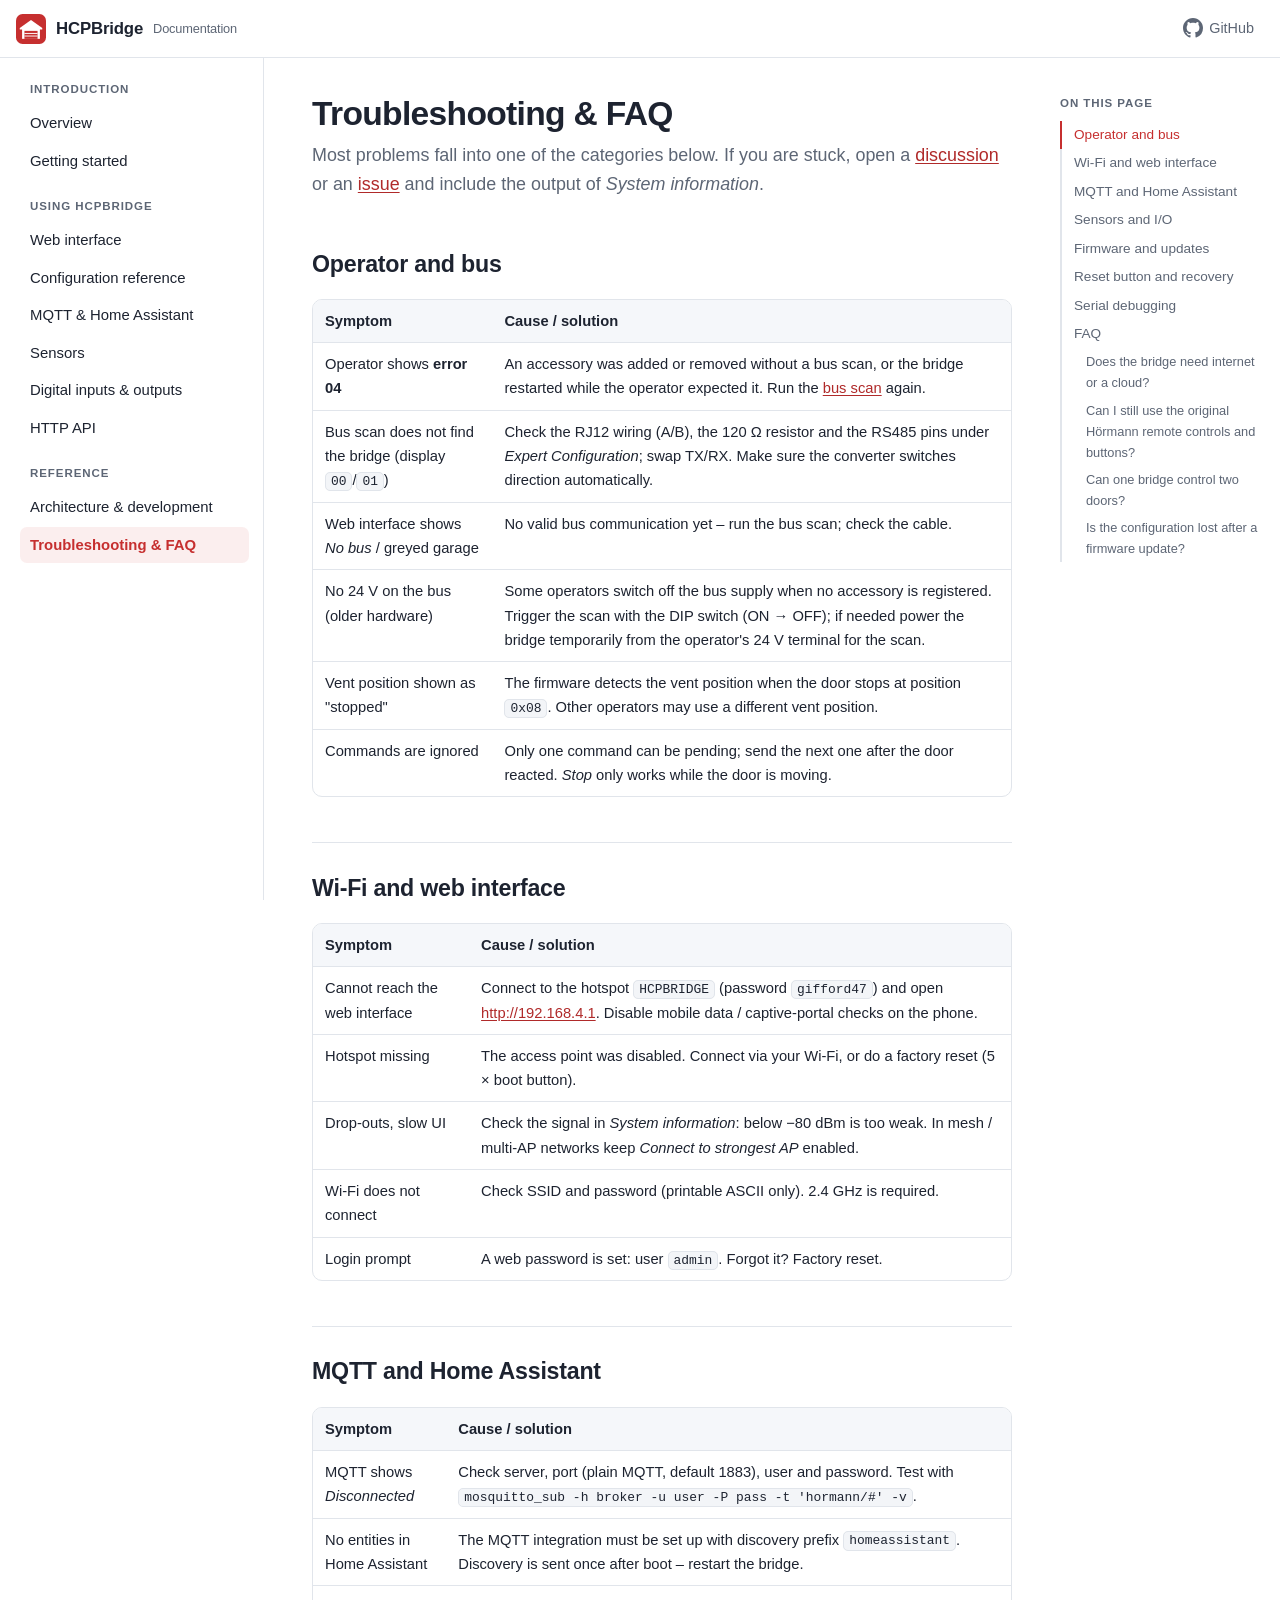
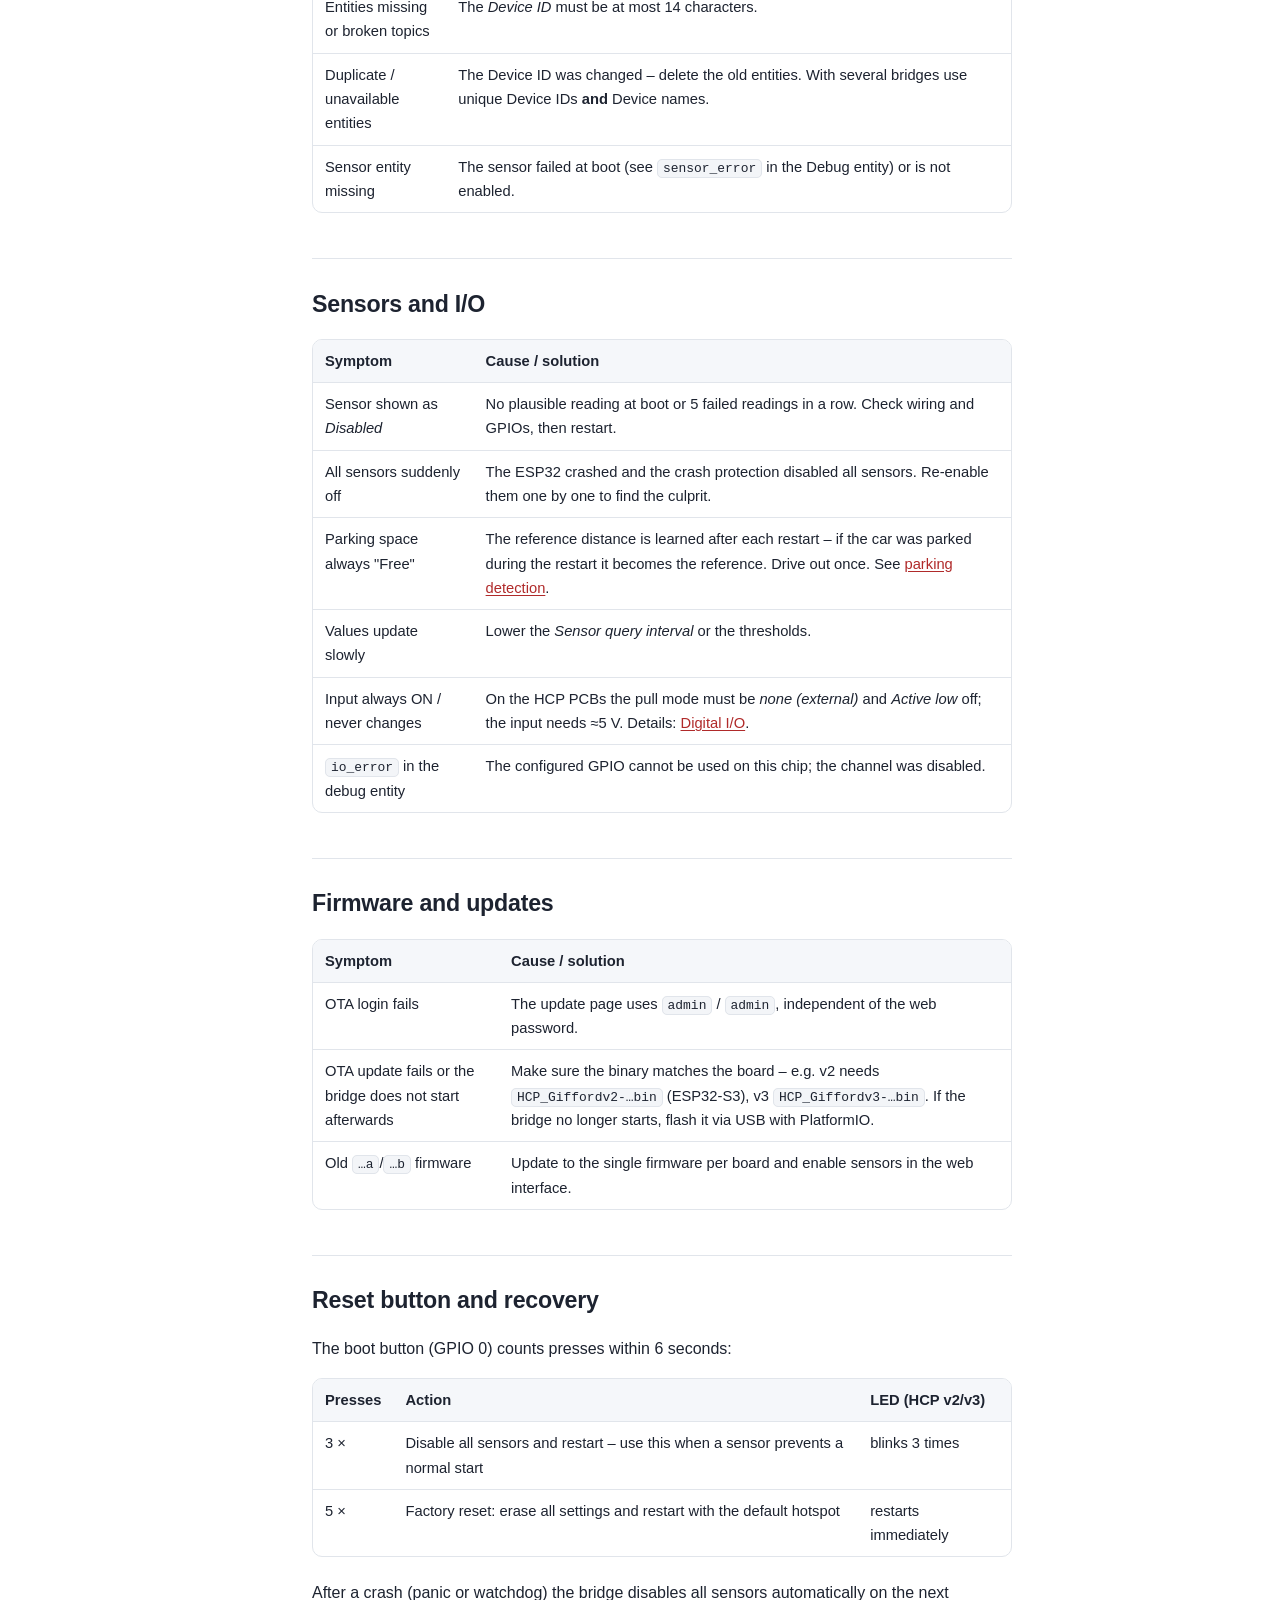
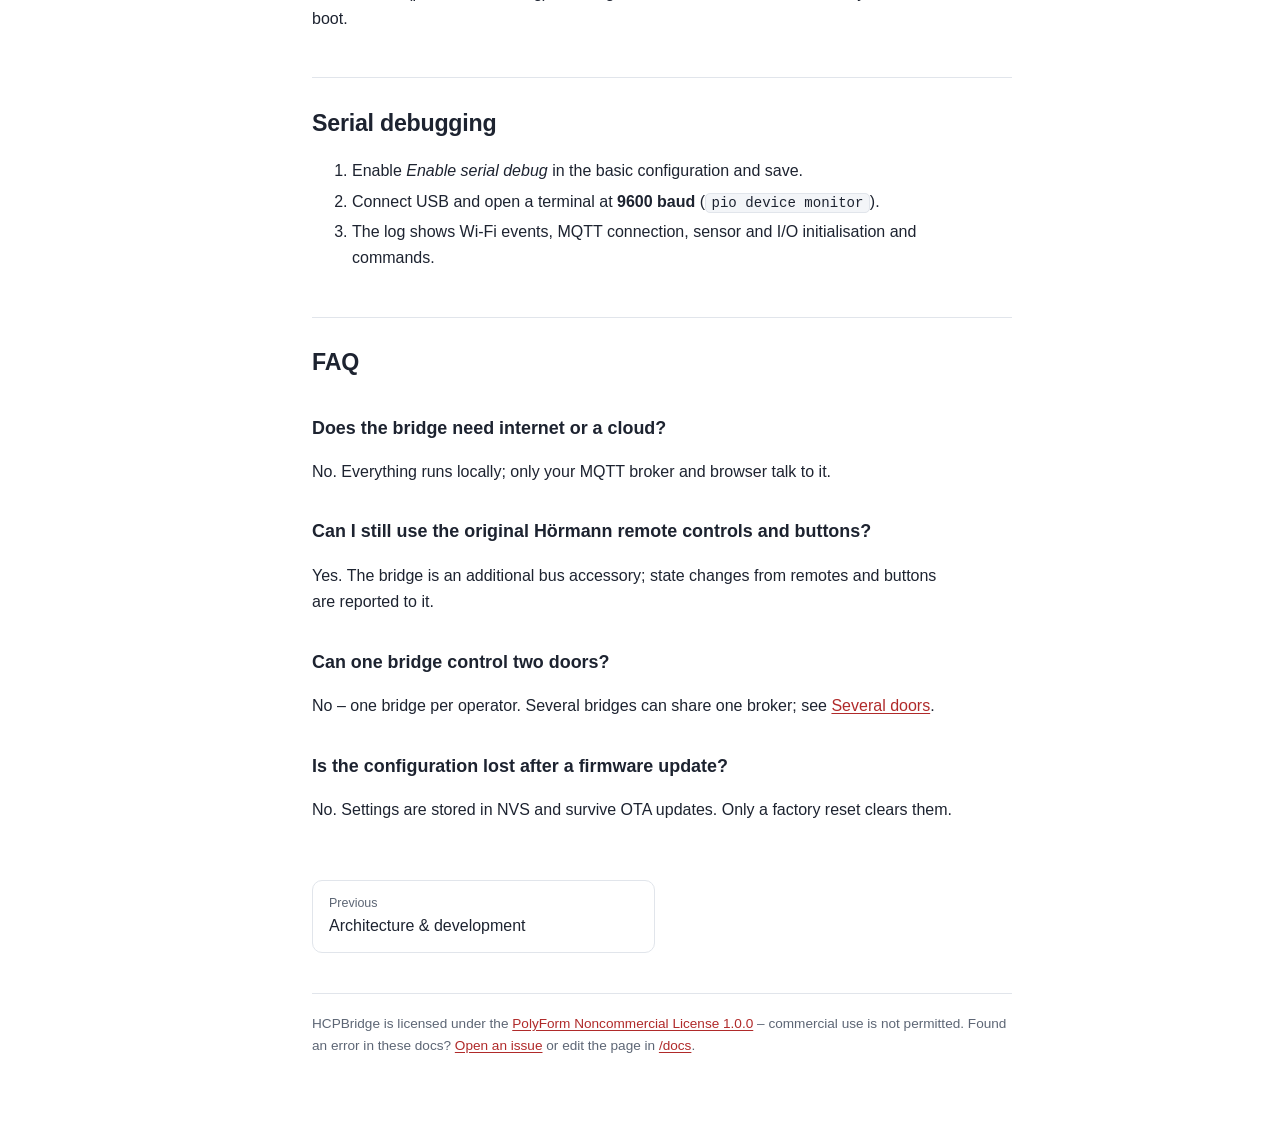
<file: docs/troubleshooting.html>
<!DOCTYPE html>
<html lang="en">
<head>
  <meta charset="utf-8">
  <meta name="viewport" content="width=device-width, initial-scale=1">
  <title>Troubleshooting & FAQ · HCPBridge</title>
  <meta name="description" content="Solutions for common HCPBridge problems: bus scan and error 04, Wi-Fi, MQTT, Home Assistant entities, sensors, digital I/O, OTA, reset button and serial debugging.">
  <meta name="color-scheme" content="light dark">
  <link rel="icon" href="assets/favicon.svg" type="image/svg+xml">
  <link rel="stylesheet" href="assets/style.css">
  <script src="assets/site.js" defer></script>
</head>
<body>
<header class="topbar">
  <button class="menu-btn" type="button" aria-label="Menu" aria-expanded="false"><svg viewBox="0 0 24 24"><path d="M4 7h16M4 12h16M4 17h16"/></svg></button>
  <a class="brand" href="index.html"><img src="assets/favicon.svg" alt="">HCPBridge <small>Documentation</small></a>
  <span class="spacer"></span>
  <a class="gh" href="https://github.com/Gifford47/HCPBridgeMqtt"><svg viewBox="0 0 16 16" aria-hidden="true"><path d="M8 0C3.58 0 0 3.58 0 8c0 3.54 2.29 6.53 5.47 7.59.4.07.55-.17.55-.38 0-.19-.01-.82-.01-1.49-2.01.37-2.53-.49-2.69-.94-.09-.23-.48-.94-.82-1.13-.28-.15-.68-.52-.01-.53.63-.01 1.08.58 1.23.82.72 1.21 1.87.87 2.33.66.07-.52.28-.87.51-1.07-1.78-.2-3.64-.89-3.64-3.95 0-.87.31-1.59.82-2.15-.08-.2-.36-1.02.08-2.12 0 0 .67-.21 2.2.82.64-.18 1.32-.27 2-.27.68 0 1.36.09 2 .27 1.53-1.04 2.2-.82 2.2-.82.44 1.1.16 1.92.08 2.12.51.56.82 1.27.82 2.15 0 3.07-1.87 3.75-3.65 3.95.29.25.54.73.54 1.48 0 1.07-.01 1.93-.01 2.2 0 .21.15.46.55.38A8.013 8.013 0 0016 8c0-4.42-3.58-8-8-8z"/></svg><span>GitHub</span></a>
</header>
<div class="layout">
  <nav id="sidebar" class="sidebar" aria-label="Documentation"><noscript><a href="index.html">Overview</a><a href="getting-started.html">Getting started</a><a href="web-interface.html">Web interface</a><a href="configuration.html">Configuration reference</a><a href="home-assistant.html">MQTT &amp; Home Assistant</a><a href="sensors.html">Sensors</a><a href="inputs-outputs.html">Digital inputs &amp; outputs</a><a href="http-api.html">HTTP API</a><a href="architecture.html">Architecture &amp; development</a><a href="troubleshooting.html">Troubleshooting &amp; FAQ</a></noscript></nav>
  <main>
    <h1>Troubleshooting &amp; FAQ</h1>
    <p class="lead">Most problems fall into one of the categories below. If you are stuck, open a <a href="https://github.com/Gifford47/HCPBridgeMqtt/discussions">discussion</a> or an <a href="https://github.com/Gifford47/HCPBridgeMqtt/issues">issue</a> and include the output of <em>System information</em>.</p>

    <h2>Operator and bus</h2>
    <table>
      <thead><tr><th>Symptom</th><th>Cause / solution</th></tr></thead>
      <tbody>
        <tr><td>Operator shows <strong>error 04</strong></td><td>An accessory was added or removed without a bus scan, or the bridge restarted while the operator expected it. Run the <a href="getting-started.html#4-connect-to-the-operator-and-run-the-bus-scan">bus scan</a> again.</td></tr>
        <tr><td>Bus scan does not find the bridge (display <code>00</code>/<code>01</code>)</td><td>Check the RJ12 wiring (A/B), the 120&nbsp;Ω resistor and the RS485 pins under <em>Expert Configuration</em>; swap TX/RX. Make sure the converter switches direction automatically.</td></tr>
        <tr><td>Web interface shows <em>No bus</em> / greyed garage</td><td>No valid bus communication yet – run the bus scan; check the cable.</td></tr>
        <tr><td>No 24 V on the bus (older hardware)</td><td>Some operators switch off the bus supply when no accessory is registered. Trigger the scan with the DIP switch (ON → OFF); if needed power the bridge temporarily from the operator's 24&nbsp;V terminal for the scan.</td></tr>
        <tr><td>Vent position shown as "stopped"</td><td>The firmware detects the vent position when the door stops at position <code>0x08</code>. Other operators may use a different vent position.</td></tr>
        <tr><td>Commands are ignored</td><td>Only one command can be pending; send the next one after the door reacted. <em>Stop</em> only works while the door is moving.</td></tr>
      </tbody>
    </table>

    <h2>Wi-Fi and web interface</h2>
    <table>
      <thead><tr><th>Symptom</th><th>Cause / solution</th></tr></thead>
      <tbody>
        <tr><td>Cannot reach the web interface</td><td>Connect to the hotspot <code>HCPBRIDGE</code> (password <code>gifford47</code>) and open <a href="http://192.168.4.1">http://192.168.4.1</a>. Disable mobile data / captive-portal checks on the phone.</td></tr>
        <tr><td>Hotspot missing</td><td>The access point was disabled. Connect via your Wi-Fi, or do a factory reset (5 × boot button).</td></tr>
        <tr><td>Drop-outs, slow UI</td><td>Check the signal in <em>System information</em>: below −80 dBm is too weak. In mesh / multi-AP networks keep <em>Connect to strongest AP</em> enabled.</td></tr>
        <tr><td>Wi-Fi does not connect</td><td>Check SSID and password (printable ASCII only). 2.4 GHz is required.</td></tr>
        <tr><td>Login prompt</td><td>A web password is set: user <code>admin</code>. Forgot it? Factory reset.</td></tr>
      </tbody>
    </table>

    <h2>MQTT and Home Assistant</h2>
    <table>
      <thead><tr><th>Symptom</th><th>Cause / solution</th></tr></thead>
      <tbody>
        <tr><td>MQTT shows <em>Disconnected</em></td><td>Check server, port (plain MQTT, default 1883), user and password. Test with <code>mosquitto_sub -h broker -u user -P pass -t 'hormann/#' -v</code>.</td></tr>
        <tr><td>No entities in Home Assistant</td><td>The MQTT integration must be set up with discovery prefix <code>homeassistant</code>. Discovery is sent once after boot – restart the bridge.</td></tr>
        <tr><td>Entities missing or broken topics</td><td>The <em>Device ID</em> must be at most 14 characters.</td></tr>
        <tr><td>Duplicate / unavailable entities</td><td>The Device ID was changed – delete the old entities. With several bridges use unique Device IDs <strong>and</strong> Device names.</td></tr>
        <tr><td>Sensor entity missing</td><td>The sensor failed at boot (see <code>sensor_error</code> in the Debug entity) or is not enabled.</td></tr>
      </tbody>
    </table>

    <h2>Sensors and I/O</h2>
    <table>
      <thead><tr><th>Symptom</th><th>Cause / solution</th></tr></thead>
      <tbody>
        <tr><td>Sensor shown as <em>Disabled</em></td><td>No plausible reading at boot or 5 failed readings in a row. Check wiring and GPIOs, then restart.</td></tr>
        <tr><td>All sensors suddenly off</td><td>The ESP32 crashed and the crash protection disabled all sensors. Re-enable them one by one to find the culprit.</td></tr>
        <tr><td>Parking space always "Free"</td><td>The reference distance is learned after each restart – if the car was parked during the restart it becomes the reference. Drive out once. See <a href="sensors.html#parking-space-detection-hc-sr04">parking detection</a>.</td></tr>
        <tr><td>Values update slowly</td><td>Lower the <em>Sensor query interval</em> or the thresholds.</td></tr>
        <tr><td>Input always ON / never changes</td><td>On the HCP PCBs the pull mode must be <em>none (external)</em> and <em>Active low</em> off; the input needs ≈5&nbsp;V. Details: <a href="inputs-outputs.html">Digital I/O</a>.</td></tr>
        <tr><td><code>io_error</code> in the debug entity</td><td>The configured GPIO cannot be used on this chip; the channel was disabled.</td></tr>
      </tbody>
    </table>

    <h2>Firmware and updates</h2>
    <table>
      <thead><tr><th>Symptom</th><th>Cause / solution</th></tr></thead>
      <tbody>
        <tr><td>OTA login fails</td><td>The update page uses <code>admin</code> / <code>admin</code>, independent of the web password.</td></tr>
        <tr><td>OTA update fails or the bridge does not start afterwards</td><td>Make sure the binary matches the board – e.g. v2 needs <code>HCP_Giffordv2-…bin</code> (ESP32-S3), v3 <code>HCP_Giffordv3-…bin</code>. If the bridge no longer starts, flash it via USB with PlatformIO.</td></tr>
        <tr><td>Old <code>…a</code>/<code>…b</code> firmware</td><td>Update to the single firmware per board and enable sensors in the web interface.</td></tr>
      </tbody>
    </table>

    <h2 id="reset-button">Reset button and recovery</h2>
    <p>The boot button (GPIO&nbsp;0) counts presses within 6 seconds:</p>
    <table>
      <thead><tr><th>Presses</th><th>Action</th><th>LED (HCP v2/v3)</th></tr></thead>
      <tbody>
        <tr><td>3 ×</td><td>Disable all sensors and restart – use this when a sensor prevents a normal start</td><td>blinks 3 times</td></tr>
        <tr><td>5 ×</td><td>Factory reset: erase all settings and restart with the default hotspot</td><td>restarts immediately</td></tr>
      </tbody>
    </table>
    <p>After a crash (panic or watchdog) the bridge disables all sensors automatically on the next boot.</p>

    <h2>Serial debugging</h2>
    <ol>
      <li>Enable <em>Enable serial debug</em> in the basic configuration and save.</li>
      <li>Connect USB and open a terminal at <strong>9600 baud</strong> (<code>pio device monitor</code>).</li>
      <li>The log shows Wi-Fi events, MQTT connection, sensor and I/O initialisation and commands.</li>
    </ol>

    <h2>FAQ</h2>
    <h3>Does the bridge need internet or a cloud?</h3>
    <p>No. Everything runs locally; only your MQTT broker and browser talk to it.</p>
    <h3>Can I still use the original Hörmann remote controls and buttons?</h3>
    <p>Yes. The bridge is an additional bus accessory; state changes from remotes and buttons are reported to it.</p>
    <h3>Can one bridge control two doors?</h3>
    <p>No – one bridge per operator. Several bridges can share one broker; see <a href="home-assistant.html#several-doors">Several doors</a>.</p>
    <h3>Is the configuration lost after a firmware update?</h3>
    <p>No. Settings are stored in NVS and survive OTA updates. Only a factory reset clears them.</p>
  </main>
  <aside id="toc" class="toc" aria-label="On this page"></aside>
</div>
</body>
</html>
</file>
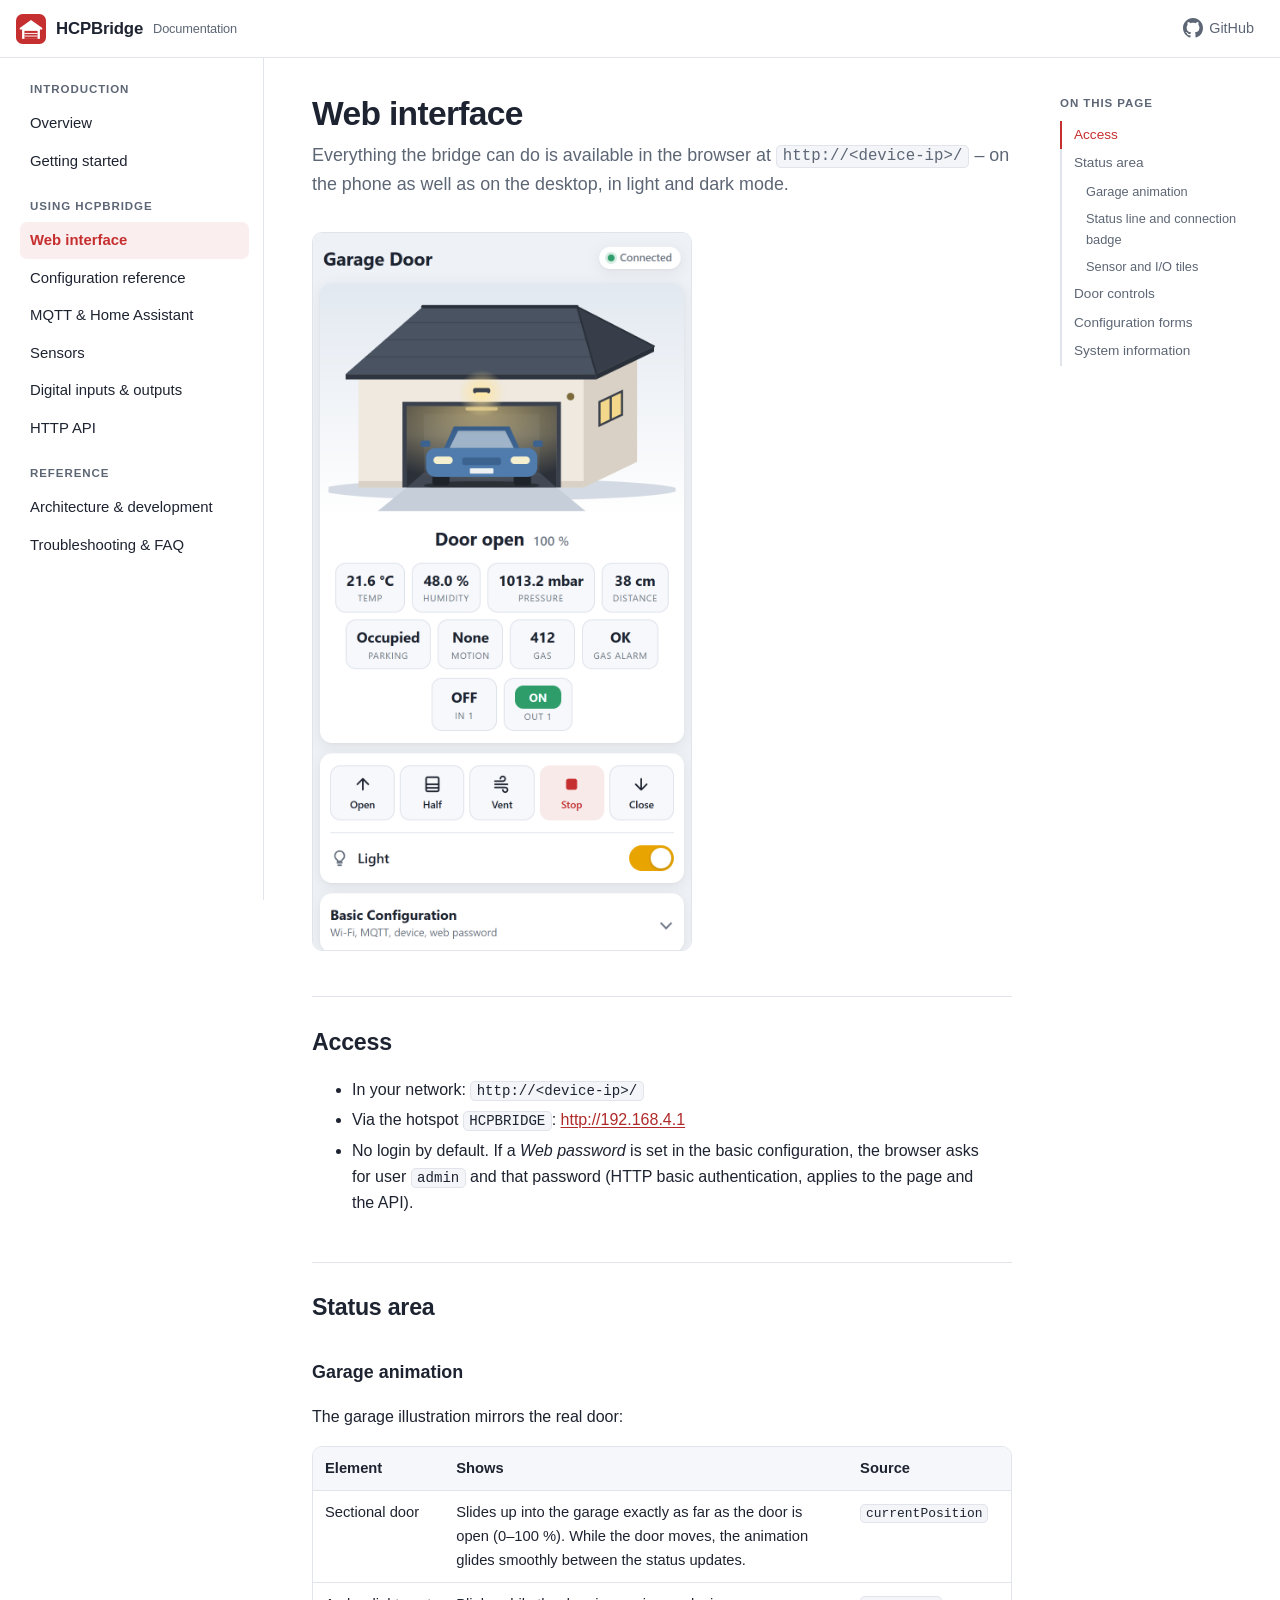
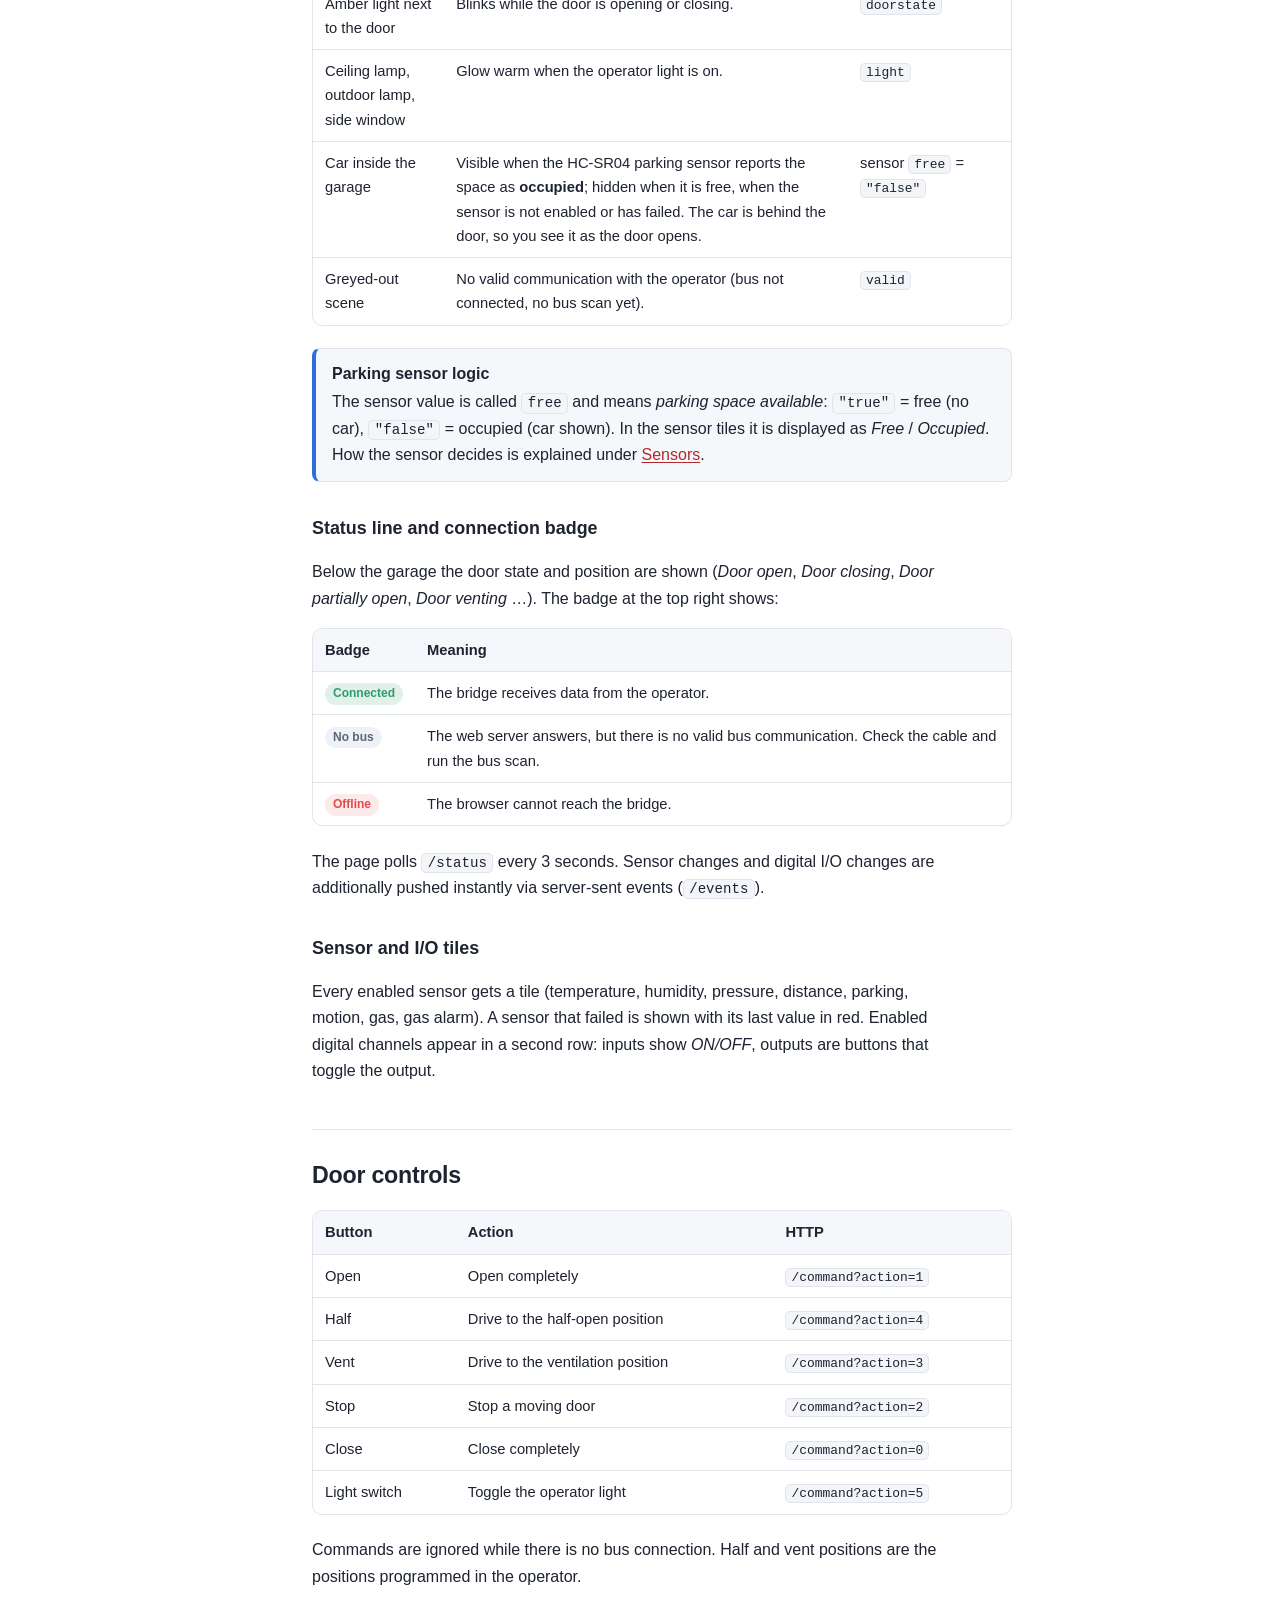
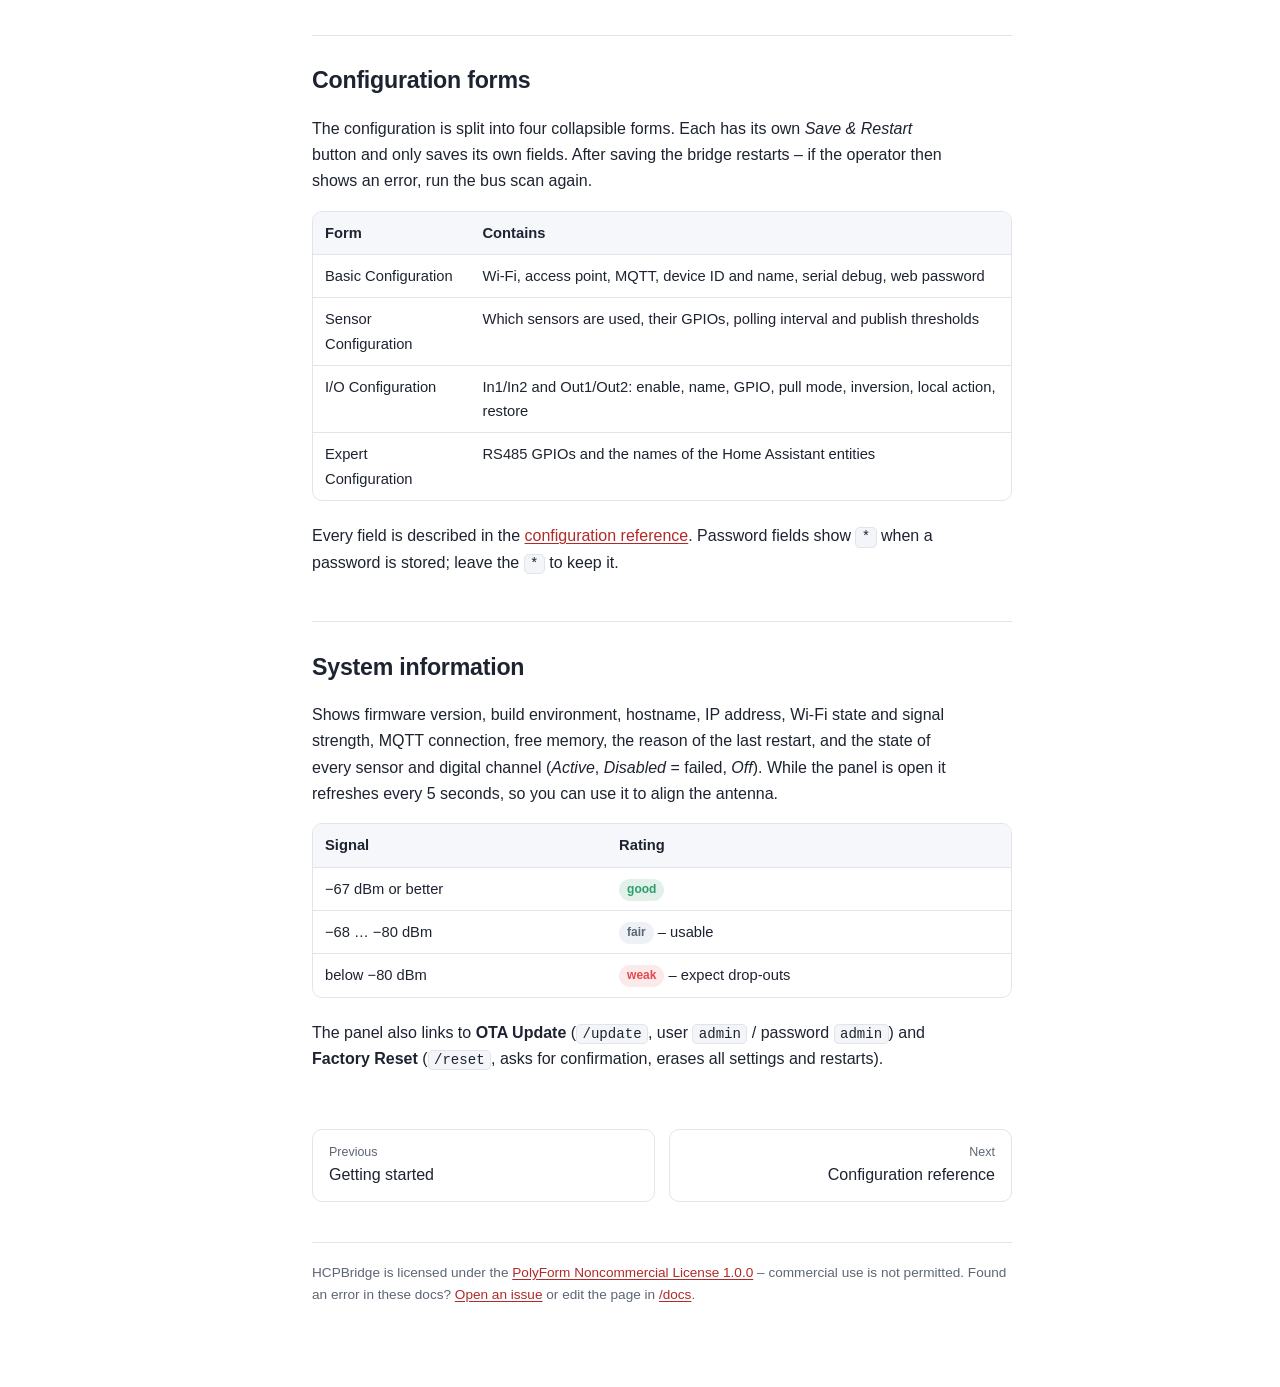
<file: docs/web-interface.html>
<!DOCTYPE html>
<html lang="en">
<head>
  <meta charset="utf-8">
  <meta name="viewport" content="width=device-width, initial-scale=1">
  <title>Web interface · HCPBridge</title>
  <meta name="description" content="How to use the HCPBridge web interface: live garage animation, door controls, light, sensors, digital I/O, configuration forms and system information.">
  <meta name="color-scheme" content="light dark">
  <link rel="icon" href="assets/favicon.svg" type="image/svg+xml">
  <link rel="stylesheet" href="assets/style.css">
  <script src="assets/site.js" defer></script>
</head>
<body>
<header class="topbar">
  <button class="menu-btn" type="button" aria-label="Menu" aria-expanded="false"><svg viewBox="0 0 24 24"><path d="M4 7h16M4 12h16M4 17h16"/></svg></button>
  <a class="brand" href="index.html"><img src="assets/favicon.svg" alt="">HCPBridge <small>Documentation</small></a>
  <span class="spacer"></span>
  <a class="gh" href="https://github.com/Gifford47/HCPBridgeMqtt"><svg viewBox="0 0 16 16" aria-hidden="true"><path d="M8 0C3.58 0 0 3.58 0 8c0 3.54 2.29 6.53 5.47 7.59.4.07.55-.17.55-.38 0-.19-.01-.82-.01-1.49-2.01.37-2.53-.49-2.69-.94-.09-.23-.48-.94-.82-1.13-.28-.15-.68-.52-.01-.53.63-.01 1.08.58 1.23.82.72 1.21 1.87.87 2.33.66.07-.52.28-.87.51-1.07-1.78-.2-3.64-.89-3.64-3.95 0-.87.31-1.59.82-2.15-.08-.2-.36-1.02.08-2.12 0 0 .67-.21 2.2.82.64-.18 1.32-.27 2-.27.68 0 1.36.09 2 .27 1.53-1.04 2.2-.82 2.2-.82.44 1.1.16 1.92.08 2.12.51.56.82 1.27.82 2.15 0 3.07-1.87 3.75-3.65 3.95.29.25.54.73.54 1.48 0 1.07-.01 1.93-.01 2.2 0 .21.15.46.55.38A8.013 8.013 0 0016 8c0-4.42-3.58-8-8-8z"/></svg><span>GitHub</span></a>
</header>
<div class="layout">
  <nav id="sidebar" class="sidebar" aria-label="Documentation"><noscript><a href="index.html">Overview</a><a href="getting-started.html">Getting started</a><a href="web-interface.html">Web interface</a><a href="configuration.html">Configuration reference</a><a href="home-assistant.html">MQTT &amp; Home Assistant</a><a href="sensors.html">Sensors</a><a href="inputs-outputs.html">Digital inputs &amp; outputs</a><a href="http-api.html">HTTP API</a><a href="architecture.html">Architecture &amp; development</a><a href="troubleshooting.html">Troubleshooting &amp; FAQ</a></noscript></nav>
  <main>
    <h1>Web interface</h1>
    <p class="lead">Everything the bridge can do is available in the browser at <code>http://&lt;device-ip&gt;/</code> – on the phone as well as on the desktop, in light and dark mode.</p>

    <figure><img src="Images/webinterface.png" alt="HCPBridge web interface on a phone" loading="lazy" width="380"></figure>

    <h2>Access</h2>
    <ul>
      <li>In your network: <code>http://&lt;device-ip&gt;/</code></li>
      <li>Via the hotspot <code>HCPBRIDGE</code>: <a href="http://192.168.4.1">http://192.168.4.1</a></li>
      <li>No login by default. If a <em>Web password</em> is set in the basic configuration, the browser asks for user <code>admin</code> and that password (HTTP basic authentication, applies to the page and the API).</li>
    </ul>

    <h2>Status area</h2>
    <h3>Garage animation</h3>
    <p>The garage illustration mirrors the real door:</p>
    <table>
      <thead><tr><th>Element</th><th>Shows</th><th>Source</th></tr></thead>
      <tbody>
        <tr><td>Sectional door</td><td>Slides up into the garage exactly as far as the door is open (0–100&nbsp;%). While the door moves, the animation glides smoothly between the status updates.</td><td><code>currentPosition</code></td></tr>
        <tr><td>Amber light next to the door</td><td>Blinks while the door is opening or closing.</td><td><code>doorstate</code></td></tr>
        <tr><td>Ceiling lamp, outdoor lamp, side window</td><td>Glow warm when the operator light is on.</td><td><code>light</code></td></tr>
        <tr><td>Car inside the garage</td><td>Visible when the HC-SR04 parking sensor reports the space as <strong>occupied</strong>; hidden when it is free, when the sensor is not enabled or has failed. The car is behind the door, so you see it as the door opens.</td><td>sensor <code>free</code> = <code>"false"</code></td></tr>
        <tr><td>Greyed-out scene</td><td>No valid communication with the operator (bus not connected, no bus scan yet).</td><td><code>valid</code></td></tr>
      </tbody>
    </table>
    <div class="callout"><span class="t">Parking sensor logic</span>The sensor value is called <code>free</code> and means <em>parking space available</em>: <code>"true"</code> = free (no car), <code>"false"</code> = occupied (car shown). In the sensor tiles it is displayed as <em>Free</em> / <em>Occupied</em>. How the sensor decides is explained under <a href="sensors.html#parking-space-detection-hc-sr04">Sensors</a>.</div>

    <h3>Status line and connection badge</h3>
    <p>Below the garage the door state and position are shown (<em>Door open</em>, <em>Door closing</em>, <em>Door partially open</em>, <em>Door venting</em> …). The badge at the top right shows:</p>
    <table>
      <thead><tr><th>Badge</th><th>Meaning</th></tr></thead>
      <tbody>
        <tr><td><span class="badge ok">Connected</span></td><td>The bridge receives data from the operator.</td></tr>
        <tr><td><span class="badge">No bus</span></td><td>The web server answers, but there is no valid bus communication. Check the cable and run the bus scan.</td></tr>
        <tr><td><span class="badge no">Offline</span></td><td>The browser cannot reach the bridge.</td></tr>
      </tbody>
    </table>
    <p>The page polls <code>/status</code> every 3 seconds. Sensor changes and digital I/O changes are additionally pushed instantly via server-sent events (<code>/events</code>).</p>

    <h3>Sensor and I/O tiles</h3>
    <p>Every enabled sensor gets a tile (temperature, humidity, pressure, distance, parking, motion, gas, gas alarm). A sensor that failed is shown with its last value in red. Enabled digital channels appear in a second row: inputs show <em>ON/OFF</em>, outputs are buttons that toggle the output.</p>

    <h2>Door controls</h2>
    <table>
      <thead><tr><th>Button</th><th>Action</th><th>HTTP</th></tr></thead>
      <tbody>
        <tr><td>Open</td><td>Open completely</td><td><code>/command?action=1</code></td></tr>
        <tr><td>Half</td><td>Drive to the half-open position</td><td><code>/command?action=4</code></td></tr>
        <tr><td>Vent</td><td>Drive to the ventilation position</td><td><code>/command?action=3</code></td></tr>
        <tr><td>Stop</td><td>Stop a moving door</td><td><code>/command?action=2</code></td></tr>
        <tr><td>Close</td><td>Close completely</td><td><code>/command?action=0</code></td></tr>
        <tr><td>Light switch</td><td>Toggle the operator light</td><td><code>/command?action=5</code></td></tr>
      </tbody>
    </table>
    <p>Commands are ignored while there is no bus connection. Half and vent positions are the positions programmed in the operator.</p>

    <h2>Configuration forms</h2>
    <p>The configuration is split into four collapsible forms. Each has its own <em>Save &amp; Restart</em> button and only saves its own fields. After saving the bridge restarts – if the operator then shows an error, run the bus scan again.</p>
    <table>
      <thead><tr><th>Form</th><th>Contains</th></tr></thead>
      <tbody>
        <tr><td>Basic Configuration</td><td>Wi-Fi, access point, MQTT, device ID and name, serial debug, web password</td></tr>
        <tr><td>Sensor Configuration</td><td>Which sensors are used, their GPIOs, polling interval and publish thresholds</td></tr>
        <tr><td>I/O Configuration</td><td>In1/In2 and Out1/Out2: enable, name, GPIO, pull mode, inversion, local action, restore</td></tr>
        <tr><td>Expert Configuration</td><td>RS485 GPIOs and the names of the Home Assistant entities</td></tr>
      </tbody>
    </table>
    <p>Every field is described in the <a href="configuration.html">configuration reference</a>. Password fields show <code>*</code> when a password is stored; leave the <code>*</code> to keep it.</p>

    <h2>System information</h2>
    <p>Shows firmware version, build environment, hostname, IP address, Wi-Fi state and signal strength, MQTT connection, free memory, the reason of the last restart, and the state of every sensor and digital channel (<em>Active</em>, <em>Disabled</em> = failed, <em>Off</em>). While the panel is open it refreshes every 5 seconds, so you can use it to align the antenna.</p>
    <table>
      <thead><tr><th>Signal</th><th>Rating</th></tr></thead>
      <tbody>
        <tr><td>−67 dBm or better</td><td><span class="badge ok">good</span></td></tr>
        <tr><td>−68 … −80 dBm</td><td><span class="badge">fair</span> – usable</td></tr>
        <tr><td>below −80 dBm</td><td><span class="badge no">weak</span> – expect drop-outs</td></tr>
      </tbody>
    </table>
    <p>The panel also links to <strong>OTA Update</strong> (<code>/update</code>, user <code>admin</code> / password <code>admin</code>) and <strong>Factory Reset</strong> (<code>/reset</code>, asks for confirmation, erases all settings and restarts).</p>
  </main>
  <aside id="toc" class="toc" aria-label="On this page"></aside>
</div>
</body>
</html>
</file>
<file: docs/assets/style.css>
/* HCPBridge documentation - plain CSS, no build step */
:root {
  --bg: #ffffff; --bg2: #f5f7fa; --bg3: #eef1f5; --text: #1d2330; --muted: #5d6675;
  --border: #e1e5eb; --accent: #c62f2f; --accent-soft: rgba(198,47,47,.08); --link: #b02a2a;
  --code-bg: #f3f5f8; --code-text: #24292f;
  --note: #2f6fdb; --tip: #2e9d6a; --warn: #d99a00; --danger: #e5484d;
  --radius: 10px; --sidebar: 264px; --topbar: 58px;
  --shadow: 0 1px 2px rgba(16,24,40,.05), 0 4px 16px rgba(16,24,40,.06);
  /* garage illustration */
  --g-sky: #e8edf3; --g-ground: #d3dae3; --g-drive: #c6ced9;
  --g-wall: #efe9e0; --g-wall-side: #d9d1c5; --g-roof: #4a5361; --g-roof-side: #373e4a;
  --g-ridge: #2a3039; --g-fascia: #2f3540; --g-frame: #3a414d;
  --g-door: #5f6878; --g-door-line: #4c5462; --g-door-hi: #6d7787; --g-glass: #9fb4c8;
  --g-in: #2b3039; --g-in-wall: #353b46; --g-floor: #424955;
  --g-car: #4f7cac; --g-car-d: #3c6290; --g-tyre: #1e2229;
}
@media (prefers-color-scheme: dark) {
  :root {
    --bg: #10141a; --bg2: #161b22; --bg3: #1d232c; --text: #e5e8ed; --muted: #9aa3b1;
    --border: #2a313c; --accent: #e5534b; --accent-soft: rgba(229,83,75,.12); --link: #f07a73;
    --code-bg: #161b22; --code-text: #e5e8ed;
    --shadow: 0 1px 2px rgba(0,0,0,.3), 0 4px 16px rgba(0,0,0,.25);
    --g-sky: #18202a; --g-ground: #232a34; --g-drive: #2b333e;
    --g-wall: #a9a39a; --g-wall-side: #8c867d; --g-roof: #3a414d; --g-roof-side: #2b313b;
    --g-ridge: #1d2129; --g-fascia: #22272f; --g-frame: #2a3039;
    --g-door: #555e6d; --g-door-line: #444b58; --g-door-hi: #616a7a;
    --g-in: #161a20; --g-in-wall: #1e232b; --g-floor: #2a3039;
  }
}

* { box-sizing: border-box; }
html { -webkit-text-size-adjust: 100%; scroll-padding-top: calc(var(--topbar) + 16px); }
body {
  margin: 0; background: var(--bg); color: var(--text);
  font: 16px/1.65 -apple-system, BlinkMacSystemFont, "Segoe UI", Roboto, "Helvetica Neue", Arial, sans-serif;
}
a { color: var(--link); text-underline-offset: 2px; }
a:hover { text-decoration-thickness: 2px; }
img { max-width: 100%; height: auto; }
hr { border: 0; border-top: 1px solid var(--border); margin: 2.5rem 0; }

/* ---------- top bar ---------- */
.topbar {
  position: sticky; top: 0; z-index: 30; height: var(--topbar);
  display: flex; align-items: center; gap: 12px; padding: 0 16px;
  background: color-mix(in srgb, var(--bg) 88%, transparent);
  backdrop-filter: saturate(1.4) blur(10px); -webkit-backdrop-filter: saturate(1.4) blur(10px);
  border-bottom: 1px solid var(--border);
}
.brand { display: flex; align-items: center; gap: 10px; color: var(--text); text-decoration: none; font-weight: 700; font-size: 1.05rem; letter-spacing: -.01em; }
.brand img { width: 30px; height: 30px; }
.brand small { font-weight: 500; color: var(--muted); font-size: .8rem; }
.topbar .spacer { flex: 1; }
.topbar .gh { display: inline-flex; align-items: center; gap: 6px; color: var(--muted); text-decoration: none; font-size: .9rem; padding: 6px 10px; border-radius: 8px; }
.topbar .gh:hover { color: var(--text); background: var(--bg3); }
.topbar .gh svg { width: 20px; height: 20px; fill: currentColor; }
.menu-btn { display: none; width: 40px; height: 40px; margin-left: -8px; border: 0; border-radius: 8px; background: none; color: var(--text); cursor: pointer; }
.menu-btn svg { width: 24px; height: 24px; stroke: currentColor; stroke-width: 2; fill: none; stroke-linecap: round; }

/* ---------- layout ---------- */
.layout { display: grid; grid-template-columns: var(--sidebar) minmax(0, 1fr) 220px; max-width: 1440px; margin: 0 auto; }
.sidebar {
  position: sticky; top: var(--topbar); align-self: start; height: calc(100vh - var(--topbar));
  overflow-y: auto; padding: 22px 14px 40px 20px; border-right: 1px solid var(--border);
}
.sidebar .group { margin: 18px 0 6px; padding-left: 10px; font-size: .72rem; font-weight: 700; text-transform: uppercase; letter-spacing: .08em; color: var(--muted); }
.sidebar .group:first-child { margin-top: 0; }
.sidebar a { display: block; padding: 6px 10px; margin: 1px 0; border-radius: 7px; color: var(--text); text-decoration: none; font-size: .93rem; }
.sidebar a:hover { background: var(--bg3); }
.sidebar a.active { background: var(--accent-soft); color: var(--accent); font-weight: 650; }
main { min-width: 0; padding: 36px 48px 80px; max-width: 900px; width: 100%; justify-self: center; }
.toc { position: sticky; top: var(--topbar); align-self: start; max-height: calc(100vh - var(--topbar)); overflow-y: auto; padding: 36px 16px 40px 0; font-size: .85rem; }
.toc .title { font-size: .72rem; font-weight: 700; text-transform: uppercase; letter-spacing: .08em; color: var(--muted); margin-bottom: 8px; }
.toc a { display: block; padding: 3px 0 3px 12px; border-left: 2px solid var(--border); color: var(--muted); text-decoration: none; }
.toc a:hover { color: var(--text); }
.toc a.active { color: var(--accent); border-left-color: var(--accent); }
.toc a.sub { padding-left: 24px; font-size: .8rem; }

/* ---------- typography ---------- */
main h1 { font-size: 2.1rem; line-height: 1.2; letter-spacing: -.02em; margin: 0 0 .4rem; }
main .lead { font-size: 1.12rem; color: var(--muted); margin: 0 0 2rem; }
main h2 { font-size: 1.45rem; letter-spacing: -.01em; margin: 2.8rem 0 .8rem; padding-top: .4rem; border-top: 1px solid var(--border); padding-top: 1.6rem; }
main h1 + .lead + h2, main .lead + h2 { border-top: 0; padding-top: 0; }
main h3 { font-size: 1.12rem; margin: 2rem 0 .6rem; }
main h4 { font-size: 1rem; margin: 1.4rem 0 .4rem; }
main p, main li { max-width: 72ch; }
main li + li { margin-top: .25rem; }
.anchor { margin-left: 8px; color: var(--muted); text-decoration: none; opacity: 0; font-weight: 400; }
h2:hover .anchor, h3:hover .anchor { opacity: 1; }

code, kbd, pre { font-family: ui-monospace, SFMono-Regular, "Cascadia Code", Consolas, "Liberation Mono", monospace; font-size: .88em; }
:not(pre) > code { background: var(--code-bg); border: 1px solid var(--border); padding: .08em .38em; border-radius: 5px; overflow-wrap: anywhere; }
td code, th code { overflow-wrap: normal; white-space: nowrap; }

kbd { background: var(--bg2); border: 1px solid var(--border); border-bottom-width: 2px; padding: .05em .4em; border-radius: 5px; }
pre { position: relative; background: var(--code-bg); color: var(--code-text); border: 1px solid var(--border); border-radius: var(--radius); padding: 14px 16px; overflow-x: auto; line-height: 1.5; }
pre code { font-size: .85rem; }
.copy { position: absolute; top: 8px; right: 8px; padding: 3px 9px; font: 600 .72rem/1.6 inherit; font-family: inherit; color: var(--muted); background: var(--bg); border: 1px solid var(--border); border-radius: 6px; cursor: pointer; opacity: 0; transition: opacity .15s; }
pre:hover .copy, .copy:focus { opacity: 1; }
@media (hover: none) { .copy { opacity: 1; } }

/* ---------- tables ---------- */
.table-wrap { overflow-x: auto; margin: 1rem 0 1.4rem; border: 1px solid var(--border); border-radius: var(--radius); }
table { width: 100%; border-collapse: collapse; font-size: .92rem; }
th, td { text-align: left; vertical-align: top; padding: 9px 12px; border-bottom: 1px solid var(--border); }
th { background: var(--bg2); font-weight: 650; white-space: nowrap; }
tr:last-child td { border-bottom: 0; }
td.nowrap, th.nowrap { white-space: nowrap; }
.small { font-size: .85rem; color: var(--muted); }

/* ---------- callouts ---------- */
.callout { border: 1px solid var(--border); border-left: 4px solid var(--note); background: var(--bg2); border-radius: 8px; padding: 12px 16px; margin: 1.2rem 0; }
.callout > :first-child { margin-top: 0; }
.callout > :last-child { margin-bottom: 0; }
.callout .t { display: block; font-weight: 700; margin-bottom: 2px; }
.callout.tip { border-left-color: var(--tip); }
.callout.warn { border-left-color: var(--warn); }
.callout.danger { border-left-color: var(--danger); }

/* ---------- steps ---------- */
ol.steps { list-style: none; counter-reset: step; padding-left: 0; margin: 1.2rem 0; }
ol.steps > li { position: relative; counter-increment: step; padding: 0 0 1.4rem 3.1rem; margin: 0; max-width: none; }
ol.steps > li::before {
  content: counter(step); position: absolute; left: 0; top: -2px; width: 2rem; height: 2rem; border-radius: 50%;
  display: grid; place-items: center; font-weight: 700; font-size: .9rem; color: #fff; background: var(--accent);
}
ol.steps > li::after { content: ""; position: absolute; left: calc(1rem - 1px); top: 2.1rem; bottom: .3rem; width: 2px; background: var(--border); }
ol.steps > li:last-child::after { display: none; }
ol.steps > li > strong:first-child { display: block; font-size: 1.02rem; margin-bottom: .2rem; }

/* ---------- cards & hero ---------- */
.hero { display: grid; grid-template-columns: 1.15fr .85fr; gap: 28px; align-items: center; margin: 0 0 2rem; }
.hero h1 { font-size: 2.5rem; }
.hero .lead { margin-bottom: 1.4rem; }
.hero-art { background: linear-gradient(var(--g-sky), var(--bg)); border-radius: 18px; padding: 18px 10px 4px; }
.buttons { display: flex; flex-wrap: wrap; gap: 10px; }
.button { display: inline-flex; align-items: center; gap: 8px; padding: 10px 18px; border-radius: 10px; font-weight: 650; text-decoration: none; border: 1px solid var(--border); color: var(--text); background: var(--bg); }
.button:hover { background: var(--bg3); }
.button.primary { background: var(--accent); border-color: var(--accent); color: #fff; }
.button.primary:hover { filter: brightness(1.07); background: var(--accent); }
.cards { display: grid; grid-template-columns: repeat(auto-fill, minmax(230px, 1fr)); gap: 14px; margin: 1.2rem 0 1.6rem; }
.card { display: block; padding: 16px 18px; border: 1px solid var(--border); border-radius: 12px; background: var(--bg); color: var(--text); text-decoration: none; transition: border-color .15s, box-shadow .15s, transform .15s; }
a.card:hover { border-color: var(--accent); box-shadow: var(--shadow); transform: translateY(-1px); }
.card .ic { display: inline-grid; place-items: center; width: 36px; height: 36px; border-radius: 9px; background: var(--accent-soft); color: var(--accent); margin-bottom: 8px; }
.card .ic svg { width: 20px; height: 20px; fill: none; stroke: currentColor; stroke-width: 2; stroke-linecap: round; stroke-linejoin: round; }
.card h3 { margin: 0 0 4px; font-size: 1.02rem; }
.card p { margin: 0; color: var(--muted); font-size: .92rem; }
.badge { display: inline-block; padding: 1px 8px; border-radius: 999px; font-size: .75rem; font-weight: 650; background: var(--bg3); color: var(--muted); vertical-align: middle; }
.badge.ok { background: rgba(46,157,106,.14); color: var(--tip); }
.badge.no { background: rgba(229,72,77,.12); color: var(--danger); }
figure { margin: 1.4rem 0; }
figure img { border: 1px solid var(--border); border-radius: var(--radius); display: block; }
figcaption { font-size: .85rem; color: var(--muted); margin-top: 6px; }
.figs { display: grid; grid-template-columns: repeat(auto-fit, minmax(240px, 1fr)); gap: 16px; align-items: start; }

/* flow diagram */
.flow { display: grid; gap: 10px; margin: 1.2rem 0; }
.flow .lane { display: flex; flex-wrap: wrap; align-items: center; gap: 8px; }
.flow .box { padding: 8px 12px; border: 1px solid var(--border); border-radius: 8px; background: var(--bg2); font-size: .88rem; font-weight: 600; }
.flow .box small { display: block; font-weight: 400; color: var(--muted); font-size: .76rem; }
.flow .arrow { color: var(--muted); font-weight: 700; }

/* prev / next + footer */
.pager { display: grid; grid-template-columns: 1fr 1fr; gap: 14px; margin-top: 3.5rem; }
.pager a { display: block; padding: 12px 16px; border: 1px solid var(--border); border-radius: 10px; text-decoration: none; color: var(--text); }
.pager a:hover { border-color: var(--accent); }
.pager small { display: block; color: var(--muted); font-size: .78rem; }
.pager .next { text-align: right; grid-column: 2; }
.footer { margin-top: 2.5rem; padding-top: 1.2rem; border-top: 1px solid var(--border); color: var(--muted); font-size: .85rem; }

/* garage illustration (shared with the WebUI design) */
.garage { display: block; width: 100%; max-width: 440px; margin: 0 auto; height: auto; }
.garage .gr { fill: var(--g-ground); } .garage .dr { fill: var(--g-drive); }
.garage .w { fill: var(--g-wall); } .garage .ws { fill: var(--g-wall-side); }
.garage .r { fill: var(--g-roof); } .garage .rs { fill: var(--g-roof-side); }
.garage .rl { stroke: var(--g-ridge); } .garage .rd { fill: var(--g-ridge); } .garage .fa { fill: var(--g-fascia); }
.garage .fr { stroke: var(--g-frame); } .garage .frf { fill: var(--g-frame); }
.garage .in { fill: var(--g-in); } .garage .iw { fill: var(--g-in-wall); } .garage .fl { fill: var(--g-floor); }
.garage .dd { fill: var(--g-door); } .garage .dl { stroke: var(--g-door-line); } .garage .dlf { fill: var(--g-door-line); } .garage .dh { stroke: var(--g-door-hi); }
.garage .gl { fill: var(--g-glass); } .garage .c { fill: var(--g-car); } .garage .cd { fill: var(--g-car-d); } .garage .ty { fill: var(--g-tyre); }
.garage .lamp { fill: #ffe9a8; } .garage .win { fill: #f3d88c; }
.garage .door { animation: door 9s ease-in-out infinite; }
@keyframes door { 0%, 12% { transform: none; } 42%, 70% { transform: translateY(-76px); } 100% { transform: none; } }

/* ---------- responsive ---------- */
@media (max-width: 1200px) {
  .layout { grid-template-columns: var(--sidebar) minmax(0, 1fr); }
  .toc { display: none; }
}
@media (max-width: 900px) {
  .layout { display: block; }
  .menu-btn { display: inline-grid; place-items: center; }
  .sidebar {
    position: fixed; z-index: 40; top: var(--topbar); left: 0; width: min(300px, 86vw); height: calc(100vh - var(--topbar));
    background: var(--bg); border-right: 1px solid var(--border); transform: translateX(-102%); transition: transform .22s ease; box-shadow: var(--shadow);
  }
  body.nav-open .sidebar { transform: none; }
  body.nav-open::after { content: ""; position: fixed; inset: var(--topbar) 0 0 0; z-index: 35; background: rgba(0,0,0,.35); }
  main { padding: 24px 16px 64px; }
  .hero { grid-template-columns: 1fr; }
  .hero-art { order: -1; }
  .hero h1 { font-size: 2rem; }
  main h1 { font-size: 1.75rem; }
  .brand small { display: none; }
}
@media (max-width: 520px) {
  .topbar .gh span { display: none; }
  .pager { grid-template-columns: 1fr; }
  .pager .next { grid-column: 1; }
  th, td { padding: 8px 9px; }
}
@media (prefers-reduced-motion: reduce) {
  * { animation: none !important; transition: none !important; }
}
@media print {
  .topbar, .sidebar, .toc, .pager, .copy { display: none !important; }
  .layout { display: block; }
  main { padding: 0; max-width: none; }
}
</file>
